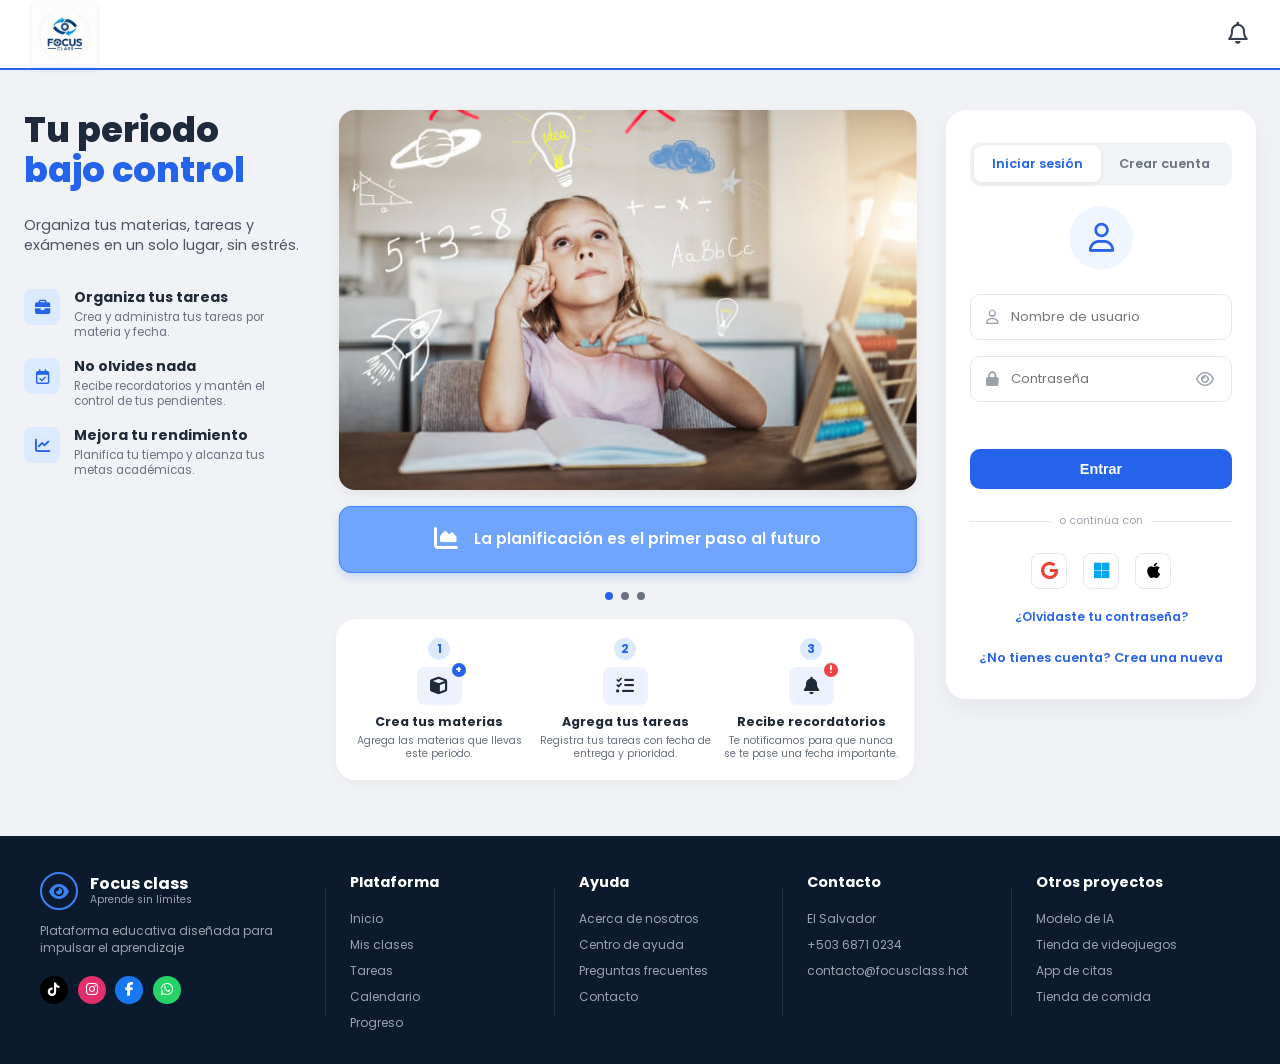
<file: index.html>
<!DOCTYPE html>
<html lang="es">
<head>
    <meta charset="UTF-8">
    <meta name="viewport" content="width=device-width, initial-scale=1.0">
    <title>Focus Class - Tu periodo bajo control</title>
    <!-- Font Awesome Icons -->
    <link rel="stylesheet" href="https://cdnjs.cloudflare.com/ajax/libs/font-awesome/6.4.0/css/all.min.css">
    <!-- Google Fonts: Poppins -->
    <link rel="stylesheet" href="https://fonts.googleapis.com/css2?family=Poppins:wght@300;400;500;600;700&display=swap">
    <!-- Archivo de estilos CSS -->
    <link rel="stylesheet" href="/css/estilo.css">
    <link rel="stylesheet" href="/css/notificaciones.css">
    <!-- Archivo con los arrays de usuarios -->
    <script src="javascript/usuario.js" defer></script>
    <script src="/javascript/script.js" defer></script>
    <script src="javascript/notificaciones.js" defer></script>
</head>
<body>

    <!-- Menú Desplegable Lateral (Sidebar Overlay) -->
    <aside class="sidebar" id="sidebar">
        <div class="sidebar-header">
            <button class="close-btn" id="closeSidebarBtn" aria-label="Cerrar menú">
                <i class="fa-solid fa-xmark"></i>
            </button>
        </div>
        <nav class="sidebar-nav">
            <ul>
                <li>
                    <a href="#">
                        <i class="fa-solid fa-house"></i>
                        <span>Inicio</span>
                    </a>
                </li>
                <li>
                    <a href="#">
                        <i class="fa-solid fa-book-open"></i>
                        <span>Lenguaje</span>
                    </a>
                </li>
                <li>
                    <a href="#">
                        <i class="fa-solid fa-calculator"></i>
                        <span>Matematica</span>
                    </a>
                </li>
                <li>
                    <a href="#">
                        <i class="fa-solid fa-microscope"></i>
                        <span>Ciencia</span>
                    </a>
                </li>
                <li>
                    <a href="#">
                        <i class="fa-solid fa-earth-americas"></i>
                        <span>Sociales</span>
                    </a>
                </li>
                <li>
                    <a href="#">
                        <i class="fa-solid fa-language"></i>
                        <span>Ingles</span>
                    </a>
                </li>
            </ul>
        </nav>
    </aside>

    <!-- Overlay oscuro al abrir el menú -->
    <div class="sidebar-backdrop" id="sidebarBackdrop"></div>

    <!-- Barra de Navegación Superior (Header) -->
    <header class="navbar">
       

        <div class="contenedor-imagen">

            <img src="/assets/img/logo.png" alt="Logo de focus class" class="logo">
        </div>
        
        <div class="nav-right">
            <div class="notification-wrap">
                <button class="icon-btn" id="notificationBtn" aria-label="Notificaciones">
                    <i class="fa-regular fa-bell"></i>
                </button>
                <div class="notification-dropdown" id="notificationDropdown">
                    <div class="notification-title">Notificaciones</div>
                    <div class="notification-empty">
                        <i class="fa-regular fa-bell-slash"></i>
                        <p>No hay nuevas notificaciones</p>
                    </div>
                </div>
            </div>
        </div>
    </header>

    <!-- Contenido Principal -->
    <main class="main-container">
        <div class="dashboard-grid">
            
            <!-- Columna Izquierda: Información de Funcionalidades -->
            <section class="info-section">
                <h1 class="main-title">
                    Tu periodo <br>
                    <span class="highlight-blue">bajo control</span>
                </h1>
                <p class="main-subtitle">
                    Organiza tus materias, tareas y exámenes en un solo lugar, sin estrés.
                </p>

                <div class="feature-list">
                    <div class="feature-item">
                        <div class="feature-icon">
                            <i class="fa-solid fa-briefcase"></i>
                        </div>
                        <div class="feature-content">
                            <h3>Organiza tus tareas</h3>
                            <p>Crea y administra tus tareas por materia y fecha.</p>
                        </div>
                    </div>

                    <div class="feature-item">
                        <div class="feature-icon">
                            <i class="fa-regular fa-calendar-check"></i>
                        </div>
                        <div class="feature-content">
                            <h3>No olvides nada</h3>
                            <p>Recibe recordatorios y mantén el control de tus pendientes.</p>
                        </div>
                    </div>

                    <div class="feature-item">
                        <div class="feature-icon">
                            <i class="fa-solid fa-chart-line"></i>
                        </div>
                        <div class="feature-content">
                            <h3>Mejora tu rendimiento</h3>
                            <p>Planifica tu tiempo y alcanza tus metas académicas.</p>
                        </div>
                    </div>
                </div>
            </section>

            <!-- Columna Central: Banner e Ilustración + Pasos -->
            <section class="banner-section">
                <!-- INICIO CAMBIO CARRUSEL: Estructura de diapositivas con imágenes y frases agrupadas -->
                <div class="carousel-container">
                    <!-- Diapositiva 1 -->
                    <div class="carousel-slide active">
                        <div class="banner-card">
                            <img src="/assets/img/imagen-de-inicio1.jpg" alt="Estudiantes estudiando felizmente" class="hero-img">
                        </div>
                        <div class="quote-banner">
                            <div class="quote-icon">
                                <i class="fa-solid fa-chart-area"></i>
                            </div>
                            <span class="quote-text">La planificación es el primer paso al futuro</span>
                        </div>
                    </div>

                    <!-- Diapositiva 2 -->
                    <div class="carousel-slide">
                        <div class="banner-card">
                            <img src="/assets/img/imagen-de-inicio2.jpg" alt="Estudiante organizando sus apuntes" class="hero-img">
                        </div>
                        <div class="quote-banner">
                            <div class="quote-icon">
                                <i class="fa-solid fa-lightbulb"></i>
                            </div>
                            <span class="quote-text">Organiza tu tiempo y alcanza tus metas</span>
                        </div>
                    </div>

                    <!-- Diapositiva 3 -->
                    <div class="carousel-slide">
                        <div class="banner-card">
                            <img src="/assets/img/imagen-de-inicio3.webp" alt="Grupo de estudiantes colaborando" class="hero-img">
                        </div>
                        <div class="quote-banner">
                            <div class="quote-icon">
                                <i class="fa-solid fa-graduation-cap"></i>
                            </div>
                            <span class="quote-text">Aprende hoy, lidera el mañana</span>
                        </div>
                    </div>
                </div>

                <!-- Puntos de Navegación/Carrusel con atributos data-slide -->
                <div class="carousel-dots">
                    <span class="dot active" data-slide="0"></span>
                    <span class="dot" data-slide="1"></span>
                    <span class="dot" data-slide="2"></span>
                </div>
                <!-- FIN CAMBIO CARRUSEL -->

                <!-- Tarjeta Inferior de 3 Pasos -->
                <div class="steps-card">
                    <div class="step-item">
                        <div class="step-badge">1</div>
                        <div class="step-icon-box">
                            <i class="fa-solid fa-cube"></i>
                            <span class="plus-badge">+</span>
                        </div>
                        <h4>Crea tus materias</h4>
                        <p>Agrega las materias que llevas este período.</p>
                    </div>

                    <div class="step-item">
                        <div class="step-badge">2</div>
                        <div class="step-icon-box">
                            <i class="fa-solid fa-list-check"></i>
                        </div>
                        <h4>Agrega tus tareas</h4>
                        <p>Registra tus tareas con fecha de entrega y prioridad.</p>
                    </div>

                    <div class="step-item">
                        <div class="step-badge">3</div>
                        <div class="step-icon-box">
                            <i class="fa-solid fa-bell"></i>
                            <span class="notification-badge">!</span>
                        </div>
                        <h4>Recibe recordatorios</h4>
                        <p>Te notificamos para que nunca se te pase una fecha importante.</p>
                    </div>
                </div>
            </section>

            <!-- Columna Derecha: Tarjeta de Iniciar Sesión / Crear Cuenta -->
            <section class="login-section">
                <div class="login-card">

                    <div class="auth-tabs">
                        <button type="button" class="auth-tab active" id="tabLogin">Iniciar sesión</button>
                        <button type="button" class="auth-tab" id="tabRegistro">Crear cuenta</button>
                    </div>

                    <div class="login-avatar-circle">
                        <i class="fa-regular fa-user"></i>
                    </div>

                    <form class="login-form" id="loginForm" onsubmit="return manejarLogin(event);">
                        <div class="input-group">
                            <i class="fa-regular fa-user input-icon"></i>
                            <input type="text" id="loginUsuario" placeholder="Nombre de usuario" required>
                        </div>

                        <div class="input-group">
                            <i class="fa-solid fa-lock input-icon"></i>
                            <input type="password" id="loginContrasena" placeholder="Contraseña" required>
                            <button type="button" class="password-toggle" id="toggleContrasena" aria-label="Mostrar contraseña">
                                <i class="fa-regular fa-eye"></i>
                            </button>
                        </div>

                        <!-- Mensaje de error del login -->
                        <p id="loginMensaje" class="login-message"></p>

                        <button type="submit" class="btn-primary">Entrar</button>

                        <div class="divider">
                            <span>o continúa con</span>
                        </div>

                        <div class="social-login">
                            <button type="button" class="social-btn" title="Google">
                                <i class="fa-brands fa-google" style="color: #ea4335;"></i>
                            </button>
                            <button type="button" class="social-btn" title="Microsoft">
                                <i class="fa-brands fa-microsoft" style="color: #00a4ef;"></i>
                            </button>
                            <button type="button" class="social-btn" title="Apple">
                                <i class="fa-brands fa-apple" style="color: #000000;"></i>
                            </button>
                        </div>

                        <a href="#" class="forgot-password">¿Olvidaste tu contraseña?</a>
                        <a href="#" class="auth-switch" id="linkRegistrarse">¿No tienes cuenta? Crea una nueva</a>
                    </form>

                    <form class="login-form" id="registroForm" style="display:none;" onsubmit="return manejarRegistro(event);">
                        <div class="input-group">
                            <i class="fa-regular fa-user input-icon"></i>
                            <input type="text" id="regUsuario" placeholder="Nombre de usuario" required>
                        </div>

                        <div class="input-group">
                            <i class="fa-solid fa-lock input-icon"></i>
                            <input type="password" id="regContrasena" placeholder="Contraseña" required>
                            <button type="button" class="password-toggle" aria-label="Mostrar contraseña">
                                <i class="fa-regular fa-eye"></i>
                            </button>
                        </div>

                        <div class="input-group">
                            <i class="fa-solid fa-lock input-icon"></i>
                            <input type="password" id="regRepetirContrasena" placeholder="Repite la contraseña" required>
                            <button type="button" class="password-toggle" aria-label="Mostrar contraseña">
                                <i class="fa-regular fa-eye"></i>
                            </button>
                        </div>

                        <!-- Mensaje de error del registro -->
                        <p id="registroMensaje" class="login-message"></p>

                        <button type="submit" class="btn-primary">Crear cuenta</button>

                        <a href="#" class="auth-switch" id="linkIniciarSesion">¿Ya tienes cuenta? Inicia sesión</a>
                    </form>
                </div>
            </section>

        </div>
    </main>

    <!-- Pie de Página (Footer) -->
    <footer class="footer">
        <div class="footer-container">
            
            <!-- Columna 1: Marca y descripción -->
            <div class="footer-col brand-col">
                <div class="footer-logo">
                    <div class="footer-logo-icon">
                        <i class="fa-solid fa-eye"></i>
                    </div>
                    <div>
                        <h3 class="footer-brand-title">Focus class</h3>
                        <p class="footer-brand-sub">Aprende sin límites</p>
                    </div>
                </div>
                <p class="footer-description">
                    Plataforma educativa diseñada para impulsar el aprendizaje
                </p>
                <div class="social-icons-row">
                    <a href="#" target="_blank" class="social-icon tiktok" aria-label="TikTok"><i class="fa-brands fa-tiktok"></i></a>
                    <a href="#" target="_blank" class="social-icon instagram" aria-label="Instagram"><i class="fa-brands fa-instagram"></i></a>
                    <a href="#" class="social-icon facebook" aria-label="Facebook"><i class="fa-brands fa-facebook-f"></i></a>
                    <a href="#" class="social-icon whatsapp" aria-label="WhatsApp"><i class="fa-brands fa-whatsapp"></i></a>
                </div>
            </div>

            <!-- Columna 2: Plataforma -->
            <div class="footer-col">
                <h4>Plataforma</h4>
                <ul>
                    <li><a href="#">Inicio</a></li>
                    <li><a href="#">Mis clases</a></li>
                    <li><a href="#">Tareas</a></li>
                    <li><a href="#">Calendario</a></li>
                    <li><a href="#">Progreso</a></li>
                </ul>
            </div>

            <!-- Columna 3: Ayuda -->
            <div class="footer-col">
                <h4>Ayuda</h4>
                <ul>
                    <li><a href="#">Acerca de nosotros</a></li>
                    <li><a href="#">Centro de ayuda</a></li>
                    <li><a href="#">Preguntas frecuentes</a></li>
                    <li><a href="#">Contacto</a></li>
                </ul>
            </div>

            <!-- Columna 4: Contacto -->
            <div class="footer-col">
                <h4>Contacto</h4>
                <ul>
                    <li>El Salvador</li>
                    <li>+503 6871 0234</li>
                    <li>contacto@focusclass.hot</li>
                </ul>
            </div>

            <!-- Columna 5: Otros proyectos -->
            <div class="footer-col">
                <h4>Otros proyectos</h4>
                <ul>
                    <li><a href="#">Modelo de IA</a></li>
                    <li><a href="#">Tienda de videojuegos</a></li>
                    <li><a href="#">App de citas</a></li>
                    <li><a href="#">Tienda de comida</a></li>
                </ul>
            </div>

        </div>
    </footer>

    <!-- INICIO CAMBIO SCRIPT: Vinculación del archivo JavaScript externo -->
    <script src="javascript/script.js"></script>
    <!-- FINALIZACION -->
</body>
</html>
</file>
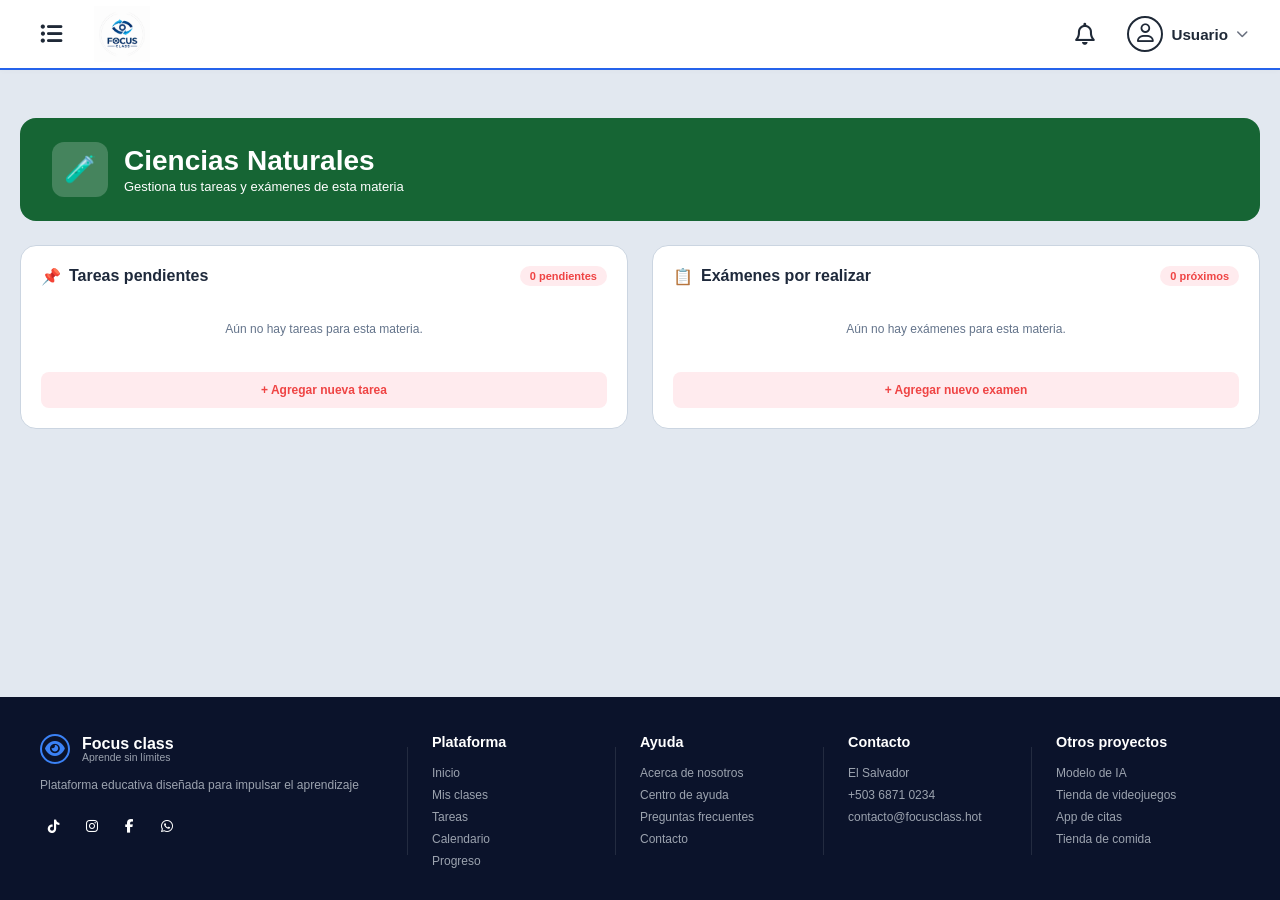
<file: html/ciencias.html>
<!DOCTYPE html>
<html lang="en">
<head>
    <meta charset="UTF-8">
    <meta name="viewport" content="width=device-width, initial-scale=1.0">
    <link rel="stylesheet" href="https://cdnjs.cloudflare.com/ajax/libs/font-awesome/6.4.0/css/all.min.css">
    <link rel="stylesheet" href="/css/materias.css">
    <link rel="stylesheet" href="/css/context-menu.css">
    <link rel="stylesheet" href="/css/notificaciones.css">
    <script src="../javascript/usuario.js" defer></script>
    <script src="../javascript/script.js" defer></script>
    <script src="../javascript/materias.js" defer></script>
    <script src="../javascript/nueva-tarea.js" defer></script>
    <script src="../javascript/nuevo-examen.js" defer></script>
    <script src="../javascript/context-menu.js" defer></script>
    <script src="../javascript/notificaciones.js" defer></script>
    <title>Focus Class - Ciencias</title>
</head>
<body>
     <!-- Menú Desplegable Lateral (Sidebar Overlay) -->
    <aside class="sidebar" id="sidebar">
        <div class="sidebar-header">
            <button class="close-btn" id="closeSidebarBtn" aria-label="Cerrar menú">
                <i class="fa-solid fa-xmark"></i>
            </button>
        </div>
        <nav class="sidebar-nav">
            <ul>
                <li>
                    <a href="menu.html">
                        <i class="fa-solid fa-house"></i>
                        <span>Inicio</span>
                    </a>
                </li>
                <li>
                    <a href="Lenguaje.html">
                        <i class="fa-solid fa-book-open"></i>
                        <span>Lenguaje</span>
                    </a>
                </li>
                <li>
                    <a href="matematica.html">
                        <i class="fa-solid fa-calculator"></i>
                        <span>Matematica</span>
                    </a>
                </li>
                <li>
                    <a href="ciencias.html">
                        <i class="fa-solid fa-microscope"></i>
                        <span>Ciencia</span>
                    </a>
                </li>
                <li>
                    <a href="historia.html">
                        <i class="fa-solid fa-earth-americas"></i>
                        <span>Sociales</span>
                    </a>
                </li>
                <li>
                    <a href="ingles.html">
                        <i class="fa-solid fa-language"></i>
                        <span>Ingles</span>
                    </a>
                </li>
            </ul>
        </nav>
    </aside>

    <!-- Overlay oscuro al abrir el menú -->
    <div class="sidebar-backdrop" id="sidebarBackdrop"></div>

    <!-- Barra de Navegación Superior (Header) -->
    <header class="navbar">
        <div class="nav-left">
            <button class="menu-btn" id="openSidebarBtn" aria-label="Abrir menú">
                <i class="fa-solid fa-list-ul"></i>
            </button>
            <a href="menu.html" class="logo-container">
                <img src="../assets/img/logo.png" alt="Focus Class" class="logo-img">
            </a>
        </div>

        <div class="nav-right">
            <div class="notification-wrap">
                <button class="icon-btn" id="notificationBtn" aria-label="Notificaciones">
                    <i class="fa-regular fa-bell"></i>
                </button>
                <div class="notification-dropdown" id="notificationDropdown">
                    <div class="notification-title">Notificaciones</div>
                    <div class="notification-empty">
                        <i class="fa-regular fa-bell-slash"></i>
                        <p>No hay nuevas notificaciones</p>
                    </div>
                </div>
            </div>
            <a href="perfil.html" class="user-menu" style="text-decoration:none;color:inherit;">
                <div class="user-avatar-small">
                    <i class="fa-regular fa-user"></i>
                </div>
                <span class="user-name">Usuario</span>
                <i class="fa-solid fa-chevron-down arrow-icon"></i>
            </a>
        </div>
    </header>
<main class="main-container">
  <section class="banner banner-ciencias">
  <div class="banner-icon">🧪</div>
  <div class="banner-text">
    <h1>Ciencias Naturales</h1>
    <p>Gestiona tus tareas y exámenes de esta materia</p>
  </div>
</section>
    <div class="dashboard-grid">
  
      <section class="panel">
        <div class="panel-header">
          <div class="panel-title">
            <span class="icon-green">📌</span>
            <h2>Tareas pendientes</h2>
          </div>
          <span class="badge">3 pendientes</span>
        </div>

        <div class="card-list">
          <div class="card">
            <div class="card-left">
              <span class="card-icon-file">📄</span>
              <div class="card-info">
                <h3>Informe de Laboratorio: Célula Eucariota y Procariota</h3>
                <p>Biología Celular</p>
              </div>
            </div>
            <div class="card-right">
              <div class="card-date">
                <span>📅 18/03/2026</span>
                <small>Fecha de entrega</small>
              </div>
              <span class="card-arrow">&gt;</span>
            </div>
          </div>

          <div class="card">
            <div class="card-left">
              <span class="card-icon-file">📄</span>
              <div class="card-info">
                <h3>Tabla Periódica: Clasificación de Elementos y Metales</h3>
                <p>Química General</p>
              </div>
            </div>
            <div class="card-right">
              <div class="card-date">
                <span>📅 22/03/2026</span>
                <small>Fecha de entrega</small>
              </div>
              <span class="card-arrow">&gt;</span>
            </div>
          </div>

          <div class="card">
            <div class="card-left">
              <span class="card-icon-file">📄</span>
              <div class="card-info">
                <h3>Ejercicios de Leyes de Newton y Movimiento Rectilíneo</h3>
                <p>Física</p>
              </div>
            </div>
            <div class="card-right">
              <div class="card-date">
                <span>📅 26/03/2026</span>
                <small>Fecha de entrega</small>
              </div>
              <span class="card-arrow">&gt;</span>
            </div>
          </div>
        </div>

        <a href="nueva-tarea.html" class="btn-add">+ Agregar nueva tarea</a>
      </section>

      <section class="panel">
        <div class="panel-header">
          <div class="panel-title">
            <span class="icon-green">📋</span>
            <h2>Exámenes por realizar</h2>
          </div>
          <span class="badge">2 próximos</span>
        </div>

        <div class="card-list">
          <div class="card">
            <div class="card-left">
              <span class="card-icon-brain">🧠</span>
              <div class="card-info">
                <h3>Examen Corto - Fotosíntesis y Respiración Celular</h3>
                <p class="topics-heading">Temas por estudiar:</p>
                <ul class="topics-list">
                  <li>Fase luminosa y oscura de la fotosíntesis</li>
                  <li>Estructura del cloroplasto y la mitocondria</li>
                  <li>Importancia del ciclo del carbono</li>
                </ul>
              </div>
            </div>
            <div class="card-right">
              <div class="card-date">
                <span>📅 20/03/2026</span>
                <small>Fecha de realización</small>
              </div>
              <span class="card-arrow">&gt;</span>
            </div>
          </div>

          <div class="card">
            <div class="card-left">
              <span class="card-icon-brain">🧠</span>
              <div class="card-info">
                <h3>Examen Parcial - Ecología y Cadenas Tróficas</h3>
                <p class="topics-heading">Temas por estudiar:</p>
                <ul class="topics-list">
                  <li>Niveles tróficos (Productores, Consumidores, Descomponedores)</li>
                  <li>Flujo de energía en los ecosistemas</li>
                  <li>Impacto ambiental y conservación de recursos</li>
                </ul>
              </div>
            </div>
            <div class="card-right">
              <div class="card-date">
                <span>📅 27/03/2026</span>
                <small>Fecha de realización</small>
              </div>
              <span class="card-arrow">&gt;</span>
            </div>
          </div>
        </div>

        <a href="nuevo-examen.html" class="btn-add">+ Agregar nuevo examen</a>
      </section>

    </div>
  </main>
<footer class="footer">
    <div class="footer-container">
      
      <div class="footer-col brand-col">
        <div class="footer-logo">
          <i class="fa-solid fa-eye footer-logo-icon"></i>
          <div>
            <h3 class="footer-brand-title">Focus class</h3>
            <p class="footer-brand-sub">Aprende sin límites</p>
          </div>
        </div>
        <p class="footer-description">
          Plataforma educativa diseñada para impulsar el aprendizaje
        </p>
        <div class="social-icons-row">
          <a href="#" class="social-icon" aria-label="TikTok"><i class="fa-brands fa-tiktok"></i></a>
          <a href="#" class="social-icon" aria-label="Instagram"><i class="fa-brands fa-instagram"></i></a>
          <a href="#" class="social-icon" aria-label="Facebook"><i class="fa-brands fa-facebook-f"></i></a>
          <a href="#" class="social-icon" aria-label="WhatsApp"><i class="fa-brands fa-whatsapp"></i></a>
        </div>
      </div>

      <div class="footer-col">
        <h4>Plataforma</h4>
        <ul>
          <li><a href="#">Inicio</a></li>
          <li><a href="#">Mis clases</a></li>
          <li><a href="#">Tareas</a></li>
          <li><a href="#">Calendario</a></li>
          <li><a href="#">Progreso</a></li>
        </ul>
      </div>

      <div class="footer-col">
        <h4>Ayuda</h4>
        <ul>
          <li><a href="#">Acerca de nosotros</a></li>
          <li><a href="#">Centro de ayuda</a></li>
          <li><a href="#">Preguntas frecuentes</a></li>
          <li><a href="#">Contacto</a></li>
        </ul>
      </div>

      <div class="footer-col">
        <h4>Contacto</h4>
        <ul>
          <li>El Salvador</li>
          <li>+503 6871 0234</li>
          <li>contacto@focusclass.hot</li>
        </ul>
      </div>

      <div class="footer-col">
        <h4>Otros proyectos</h4>
        <ul>
          <li><a href="#">Modelo de IA</a></li>
          <li><a href="#">Tienda de videojuegos</a></li>
          <li><a href="#">App de citas</a></li>
          <li><a href="#">Tienda de comida</a></li>
        </ul>
      </div>

    </div>
  </footer>
</body>
</html>
</file>
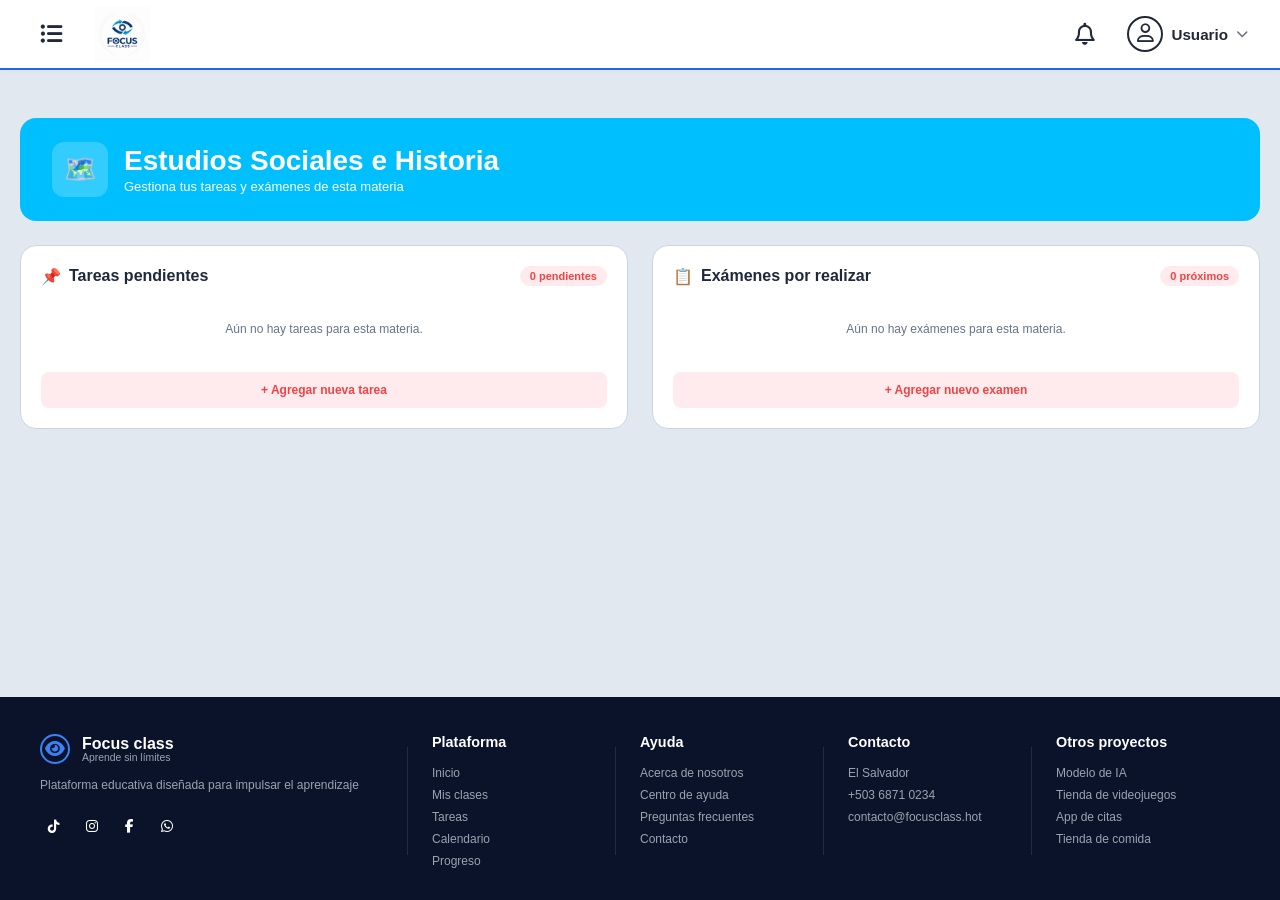
<file: html/historia.html>
<!DOCTYPE html>
<html lang="en">
<head>
    <meta charset="UTF-8">
    <meta name="viewport" content="width=device-width, initial-scale=1.0">
    <link rel="stylesheet" href="https://cdnjs.cloudflare.com/ajax/libs/font-awesome/6.4.0/css/all.min.css">
    <link rel="stylesheet" href="/css/materias.css">
    <link rel="stylesheet" href="/css/context-menu.css">
    <link rel="stylesheet" href="/css/notificaciones.css">
    <script src="../javascript/usuario.js" defer></script>
    <script src="../javascript/script.js" defer></script>
    <script src="../javascript/materias.js" defer></script>
    <script src="../javascript/nueva-tarea.js" defer></script>
    <script src="../javascript/nuevo-examen.js" defer></script>
    <script src="../javascript/context-menu.js" defer></script>
    <script src="../javascript/notificaciones.js" defer></script>
    <title>Focus Class - Historia</title>
</head>
<body>
     <!-- Menú Desplegable Lateral (Sidebar Overlay) -->
    <aside class="sidebar" id="sidebar">
        <div class="sidebar-header">
            <button class="close-btn" id="closeSidebarBtn" aria-label="Cerrar menú">
                <i class="fa-solid fa-xmark"></i>
            </button>
        </div>
        <nav class="sidebar-nav">
            <ul>
                <li>
                    <a href="menu.html">
                        <i class="fa-solid fa-house"></i>
                        <span>Inicio</span>
                    </a>
                </li>
                <li>
                    <a href="Lenguaje.html">
                        <i class="fa-solid fa-book-open"></i>
                        <span>Lenguaje</span>
                    </a>
                </li>
                <li>
                    <a href="matematica.html">
                        <i class="fa-solid fa-calculator"></i>
                        <span>Matematica</span>
                    </a>
                </li>
                <li>
                    <a href="ciencias.html">
                        <i class="fa-solid fa-microscope"></i>
                        <span>Ciencia</span>
                    </a>
                </li>
                <li>
                    <a href="historia.html">
                        <i class="fa-solid fa-earth-americas"></i>
                        <span>Sociales</span>
                    </a>
                </li>
                <li>
                    <a href="ingles.html">
                        <i class="fa-solid fa-language"></i>
                        <span>Ingles</span>
                    </a>
                </li>
            </ul>
        </nav>
    </aside>

    <!-- Overlay oscuro al abrir el menú -->
    <div class="sidebar-backdrop" id="sidebarBackdrop"></div>

    <!-- Barra de Navegación Superior (Header) -->
    <header class="navbar">
        <div class="nav-left">
            <button class="menu-btn" id="openSidebarBtn" aria-label="Abrir menú">
                <i class="fa-solid fa-list-ul"></i>
            </button>
            <a href="menu.html" class="logo-container">
                <img src="../assets/img/logo.png" alt="Focus Class" class="logo-img">
            </a>
        </div>

        <div class="nav-right">
            <div class="notification-wrap">
                <button class="icon-btn" id="notificationBtn" aria-label="Notificaciones">
                    <i class="fa-regular fa-bell"></i>
                </button>
                <div class="notification-dropdown" id="notificationDropdown">
                    <div class="notification-title">Notificaciones</div>
                    <div class="notification-empty">
                        <i class="fa-regular fa-bell-slash"></i>
                        <p>No hay nuevas notificaciones</p>
                    </div>
                </div>
            </div>
            <a href="perfil.html" class="user-menu" style="text-decoration:none;color:inherit;">
                <div class="user-avatar-small">
                    <i class="fa-regular fa-user"></i>
                </div>
                <span class="user-name">Usuario</span>
                <i class="fa-solid fa-chevron-down arrow-icon"></i>
            </a>
        </div>
    </header>

<main class="main-container">
  <section class="banner banner-sociales">
  <div class="banner-icon">🗺️</div>
  <div class="banner-text">
    <h1>Estudios Sociales e Historia</h1>
    <p>Gestiona tus tareas y exámenes de esta materia</p>
  </div>
</section>
    <div class="dashboard-grid">

      <section class="panel">
        <div class="panel-header">
          <div class="panel-title">
            <span class="icon-red">📌</span>
            <h2>Tareas pendientes</h2>
          </div>
          <span class="badge">3 pendientes</span>
        </div>

        <div class="card-list">
          <div class="card">
            <div class="card-left">
              <span class="card-icon-file">📄</span>
              <div class="card-info">
                <h3>Línea de Tiempo: Repercusiones de la Revolución Industrial</h3>
                <p>Historia Universal</p>
              </div>
            </div>
            <div class="card-right">
              <div class="card-date">
                <span>📅 19/03/2026</span>
                <small>Fecha de entrega</small>
              </div>
              <span class="card-arrow">&gt;</span>
            </div>
          </div>

          <div class="card">
            <div class="card-left">
              <span class="card-icon-file">📄</span>
              <div class="card-info">
                <h3>Mapa Temático: Relieve y Geografía Física de América</h3>
                <p>Geografía</p>
              </div>
            </div>
            <div class="card-right">
              <div class="card-date">
                <span>📅 23/03/2026</span>
                <small>Fecha de entrega</small>
              </div>
              <span class="card-arrow">&gt;</span>
            </div>
          </div>

          <div class="card">
            <div class="card-left">
              <span class="card-icon-file">📄</span>
              <div class="card-info">
                <h3>Cuadro Comparativo: Formas de Gobierno Democráticas y Autoritarias</h3>
                <p>Educación Cívica</p>
              </div>
            </div>
            <div class="card-right">
              <div class="card-date">
                <span>📅 26/03/2026</span>
                <small>Fecha de entrega</small>
              </div>
              <span class="card-arrow">&gt;</span>
            </div>
          </div>
        </div>

        <a href="nueva-tarea.html" class="btn-add">+ Agregar nueva tarea</a>
      </section>

      <section class="panel">
        <div class="panel-header">
          <div class="panel-title">
            <span class="icon-red">📋</span>
            <h2>Exámenes por realizar</h2>
          </div>
          <span class="badge">2 próximos</span>
        </div>

        <div class="card-list">
          <div class="card">
            <div class="card-left">
              <span class="card-icon-brain">🧠</span>
              <div class="card-info">
                <h3>Examen Parcial - La Guerra Fría y el Orden Mundial</h3>
                <p class="topics-heading">Temas por estudiar:</p>
                <ul class="topics-list">
                  <li>Bloque occidental vs. Bloque soviético</li>
                  <li>Conflictos indirectos (Guerra de Corea y Vietnam)</li>
                  <li>Caída del Muro de Berlín y fin de la URSS</li>
                </ul>
              </div>
            </div>
            <div class="card-right">
              <div class="card-date">
                <span>📅 21/03/2026</span>
                <small>Fecha de realización</small>
              </div>
              <span class="card-arrow">&gt;</span>
            </div>
          </div>

          <div class="card">
            <div class="card-left">
              <span class="card-icon-brain">🧠</span>
              <div class="card-info">
                <h3>Quiz - Derechos Humanos y Ciudadanía</h3>
                <p class="topics-heading">Temas por estudiar:</p>
                <ul class="topics-list">
                  <li>Declaración Universal de los Derechos Humanos</li>
                  <li>Mecanismos de participación ciudadana</li>
                  <li>Constitución y estructura del Estado</li>
                </ul>
              </div>
            </div>
            <div class="card-right">
              <div class="card-date">
                <span>📅 27/03/2026</span>
                <small>Fecha de realización</small>
              </div>
              <span class="card-arrow">&gt;</span>
            </div>
          </div>
        </div>

        <a href="nuevo-examen.html" class="btn-add">+ Agregar nuevo examen</a>
      </section>

    </div>
  </main>
<footer class="footer">
    <div class="footer-container">
      
      <div class="footer-col brand-col">
        <div class="footer-logo">
          <i class="fa-solid fa-eye footer-logo-icon"></i>
          <div>
            <h3 class="footer-brand-title">Focus class</h3>
            <p class="footer-brand-sub">Aprende sin límites</p>
          </div>
        </div>
        <p class="footer-description">
          Plataforma educativa diseñada para impulsar el aprendizaje
        </p>
        <div class="social-icons-row">
          <a href="#" class="social-icon" aria-label="TikTok"><i class="fa-brands fa-tiktok"></i></a>
          <a href="#" class="social-icon" aria-label="Instagram"><i class="fa-brands fa-instagram"></i></a>
          <a href="#" class="social-icon" aria-label="Facebook"><i class="fa-brands fa-facebook-f"></i></a>
          <a href="#" class="social-icon" aria-label="WhatsApp"><i class="fa-brands fa-whatsapp"></i></a>
        </div>
      </div>

      <div class="footer-col">
        <h4>Plataforma</h4>
        <ul>
          <li><a href="#">Inicio</a></li>
          <li><a href="#">Mis clases</a></li>
          <li><a href="#">Tareas</a></li>
          <li><a href="#">Calendario</a></li>
          <li><a href="#">Progreso</a></li>
        </ul>
      </div>

      <div class="footer-col">
        <h4>Ayuda</h4>
        <ul>
          <li><a href="#">Acerca de nosotros</a></li>
          <li><a href="#">Centro de ayuda</a></li>
          <li><a href="#">Preguntas frecuentes</a></li>
          <li><a href="#">Contacto</a></li>
        </ul>
      </div>

      <div class="footer-col">
        <h4>Contacto</h4>
        <ul>
          <li>El Salvador</li>
          <li>+503 6871 0234</li>
          <li>contacto@focusclass.hot</li>
        </ul>
      </div>

      <div class="footer-col">
        <h4>Otros proyectos</h4>
        <ul>
          <li><a href="#">Modelo de IA</a></li>
          <li><a href="#">Tienda de videojuegos</a></li>
          <li><a href="#">App de citas</a></li>
          <li><a href="#">Tienda de comida</a></li>
        </ul>
      </div>

    </div>
  </footer>
</body>
</html>
</file>
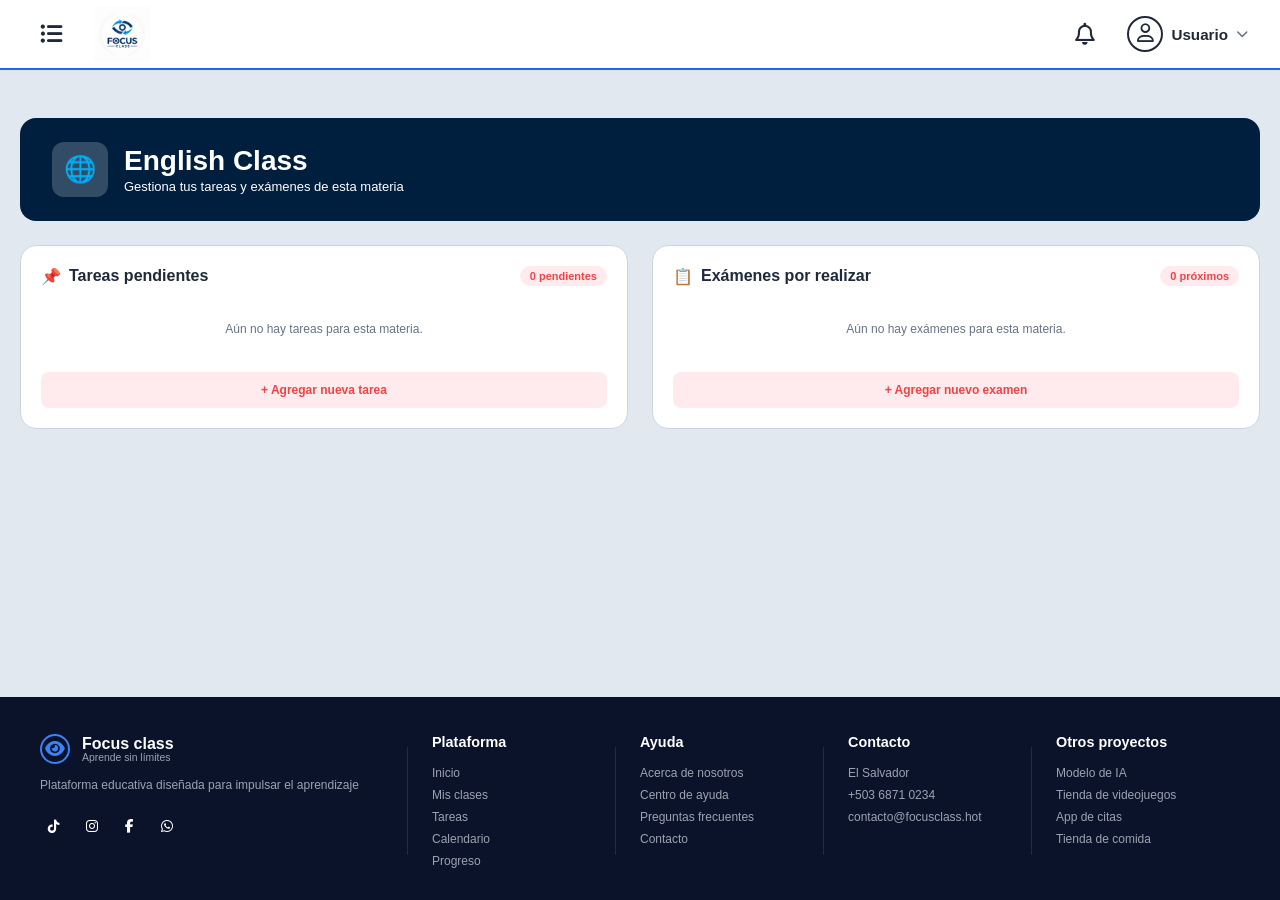
<file: html/ingles.html>
<!DOCTYPE html>
<html lang="en">
<head>
    <meta charset="UTF-8">
    <meta name="viewport" content="width=device-width, initial-scale=1.0">
    <link rel="stylesheet" href="https://cdnjs.cloudflare.com/ajax/libs/font-awesome/6.4.0/css/all.min.css">
    <link rel="stylesheet" href="/css/materias.css">
    <link rel="stylesheet" href="/css/context-menu.css">
    <link rel="stylesheet" href="/css/notificaciones.css">
    <script src="../javascript/usuario.js" defer></script>
    <script src="../javascript/script.js" defer></script>
    <script src="../javascript/materias.js" defer></script>
    <script src="../javascript/nueva-tarea.js" defer></script>
    <script src="../javascript/nuevo-examen.js" defer></script>
    <script src="../javascript/context-menu.js" defer></script>
    <script src="../javascript/notificaciones.js" defer></script>
    <title>Focus Class - Ingles</title>
</head>
<body>
     <!-- Menú Desplegable Lateral (Sidebar Overlay) -->
    <aside class="sidebar" id="sidebar">
        <div class="sidebar-header">
            <button class="close-btn" id="closeSidebarBtn" aria-label="Cerrar menú">
                <i class="fa-solid fa-xmark"></i>
            </button>
        </div>
        <nav class="sidebar-nav">
            <ul>
                <li>
                    <a href="menu.html">
                        <i class="fa-solid fa-house"></i>
                        <span>Inicio</span>
                    </a>
                </li>
                <li>
                    <a href="Lenguaje.html">
                        <i class="fa-solid fa-book-open"></i>
                        <span>Lenguaje</span>
                    </a>
                </li>
                <li>
                    <a href="matematica.html">
                        <i class="fa-solid fa-calculator"></i>
                        <span>Matematica</span>
                    </a>
                </li>
                <li>
                    <a href="ciencias.html">
                        <i class="fa-solid fa-microscope"></i>
                        <span>Ciencia</span>
                    </a>
                </li>
                <li>
                    <a href="historia.html">
                        <i class="fa-solid fa-earth-americas"></i>
                        <span>Sociales</span>
                    </a>
                </li>
                <li>
                    <a href="ingles.html">
                        <i class="fa-solid fa-language"></i>
                        <span>Ingles</span>
                    </a>
                </li>
            </ul>
        </nav>
    </aside>

    <!-- Overlay oscuro al abrir el menú -->
    <div class="sidebar-backdrop" id="sidebarBackdrop"></div>

    <!-- Barra de Navegación Superior (Header) -->
    <header class="navbar">
        <div class="nav-left">
            <button class="menu-btn" id="openSidebarBtn" aria-label="Abrir menú">
                <i class="fa-solid fa-list-ul"></i>
            </button>
            <a href="menu.html" class="logo-container">
                <img src="../assets/img/logo.png" alt="Focus Class" class="logo-img">
            </a>
        </div>

        <div class="nav-right">
            <div class="notification-wrap">
                <button class="icon-btn" id="notificationBtn" aria-label="Notificaciones">
                    <i class="fa-regular fa-bell"></i>
                </button>
                <div class="notification-dropdown" id="notificationDropdown">
                    <div class="notification-title">Notificaciones</div>
                    <div class="notification-empty">
                        <i class="fa-regular fa-bell-slash"></i>
                        <p>No hay nuevas notificaciones</p>
                    </div>
                </div>
            </div>
            <a href="perfil.html" class="user-menu" style="text-decoration:none;color:inherit;">
                <div class="user-avatar-small">
                    <i class="fa-regular fa-user"></i>
                </div>
                <span class="user-name">Usuario</span>
                <i class="fa-solid fa-chevron-down arrow-icon"></i>
            </a>
        </div>
    </header>

<main class="main-container">
  <section class="banner banner-ingles">
  <div class="banner-icon">🌐</div>
  <div class="banner-text">
    <h1>English Class</h1>
    <p>Gestiona tus tareas y exámenes de esta materia</p>
  </div>
</section>
    <div class="dashboard-grid">

      <section class="panel">
        <div class="panel-header">
          <div class="panel-title">
            <span class="icon-red">📌</span>
            <h2>Tareas pendientes</h2>
          </div>
          <span class="badge">3 pendientes</span>
        </div>

        <div class="card-list">
          <div class="card">
            <div class="card-left">
              <span class="card-icon-file">📄</span>
              <div class="card-info">
                <h3>Reading Comprehension: Environmental Care Article</h3>
                <p>Vocabulary & Reading</p>
              </div>
            </div>
            <div class="card-right">
              <div class="card-date">
                <span>📅 19/03/2026</span>
                <small>Fecha de entrega</small>
              </div>
              <span class="card-arrow">&gt;</span>
            </div>
          </div>

          <div class="card">
            <div class="card-left">
              <span class="card-icon-file">📄</span>
              <div class="card-info">
                <h3>Essay: "My Future Goals" using Conditionals (First & Second)</h3>
                <p>Writing & Grammar</p>
              </div>
            </div>
            <div class="card-right">
              <div class="card-date">
                <span>📅 23/03/2026</span>
                <small>Fecha de entrega</small>
              </div>
              <span class="card-arrow">&gt;</span>
            </div>
          </div>

          <div class="card">
            <div class="card-left">
              <span class="card-icon-file">📄</span>
              <div class="card-info">
                <h3>Audio Recording: Phrasal Verbs in Daily Routine</h3>
                <p>Listening & Speaking</p>
              </div>
            </div>
            <div class="card-right">
              <div class="card-date">
                <span>📅 27/03/2026</span>
                <small>Fecha de entrega</small>
              </div>
              <span class="card-arrow">&gt;</span>
            </div>
          </div>
        </div>

        <a href="nueva-tarea.html" class="btn-add">+ Agregar nueva tarea</a>
      </section>

      <section class="panel">
        <div class="panel-header">
          <div class="panel-title">
            <span class="icon-red">📋</span>
            <h2>Exámenes por realizar</h2>
          </div>
          <span class="badge">2 próximos</span>
        </div>

        <div class="card-list">
          <div class="card">
            <div class="card-left">
              <span class="card-icon-brain">🧠</span>
              <div class="card-info">
                <h3>Quiz - Present Perfect vs. Past Simple</h3>
                <p class="topics-heading">Temas por estudiar:</p>
                <ul class="topics-list">
                  <li>Regular and irregular verbs list</li>
                  <li>Use of "for", "since", "already" and "yet"</li>
                  <li>Time expressions in past simple</li>
                </ul>
              </div>
            </div>
            <div class="card-right">
              <div class="card-date">
                <span>📅 21/03/2026</span>
                <small>Fecha de realización</small>
              </div>
              <span class="card-arrow">&gt;</span>
            </div>
          </div>

          <div class="card">
            <div class="card-left">
              <span class="card-icon-brain">🧠</span>
              <div class="card-info">
                <h3>Midterm Exam - Grammar & Oral Evaluation</h3>
                <p class="topics-heading">Temas por estudiar:</p>
                <ul class="topics-list">
                  <li>Passive Voice in Present and Past</li>
                  <li>Modal Verbs for advice and obligation (should, must, have to)</li>
                  <li>Fluency and pronunciation in short monologue</li>
                </ul>
              </div>
            </div>
            <div class="card-right">
              <div class="card-date">
                <span>📅 28/03/2026</span>
                <small>Fecha de realización</small>
              </div>
              <span class="card-arrow">&gt;</span>
            </div>
          </div>
        </div>

        <a href="nuevo-examen.html" class="btn-add">+ Agregar nuevo examen</a>
      </section>

    </div>
  </main>
<footer class="footer">
    <div class="footer-container">
      
      <div class="footer-col brand-col">
        <div class="footer-logo">
          <i class="fa-solid fa-eye footer-logo-icon"></i>
          <div>
            <h3 class="footer-brand-title">Focus class</h3>
            <p class="footer-brand-sub">Aprende sin límites</p>
          </div>
        </div>
        <p class="footer-description">
          Plataforma educativa diseñada para impulsar el aprendizaje
        </p>
        <div class="social-icons-row">
          <a href="#" class="social-icon" aria-label="TikTok"><i class="fa-brands fa-tiktok"></i></a>
          <a href="#" class="social-icon" aria-label="Instagram"><i class="fa-brands fa-instagram"></i></a>
          <a href="#" class="social-icon" aria-label="Facebook"><i class="fa-brands fa-facebook-f"></i></a>
          <a href="#" class="social-icon" aria-label="WhatsApp"><i class="fa-brands fa-whatsapp"></i></a>
        </div>
      </div>

      <div class="footer-col">
        <h4>Plataforma</h4>
        <ul>
          <li><a href="#">Inicio</a></li>
          <li><a href="#">Mis clases</a></li>
          <li><a href="#">Tareas</a></li>
          <li><a href="#">Calendario</a></li>
          <li><a href="#">Progreso</a></li>
        </ul>
      </div>

      <div class="footer-col">
        <h4>Ayuda</h4>
        <ul>
          <li><a href="#">Acerca de nosotros</a></li>
          <li><a href="#">Centro de ayuda</a></li>
          <li><a href="#">Preguntas frecuentes</a></li>
          <li><a href="#">Contacto</a></li>
        </ul>
      </div>

      <div class="footer-col">
        <h4>Contacto</h4>
        <ul>
          <li>El Salvador</li>
          <li>+503 6871 0234</li>
          <li>contacto@focusclass.hot</li>
        </ul>
      </div>

      <div class="footer-col">
        <h4>Otros proyectos</h4>
        <ul>
          <li><a href="#">Modelo de IA</a></li>
          <li><a href="#">Tienda de videojuegos</a></li>
          <li><a href="#">App de citas</a></li>
          <li><a href="#">Tienda de comida</a></li>
        </ul>
      </div>

    </div>
  </footer>
</body>
</html>
</file>
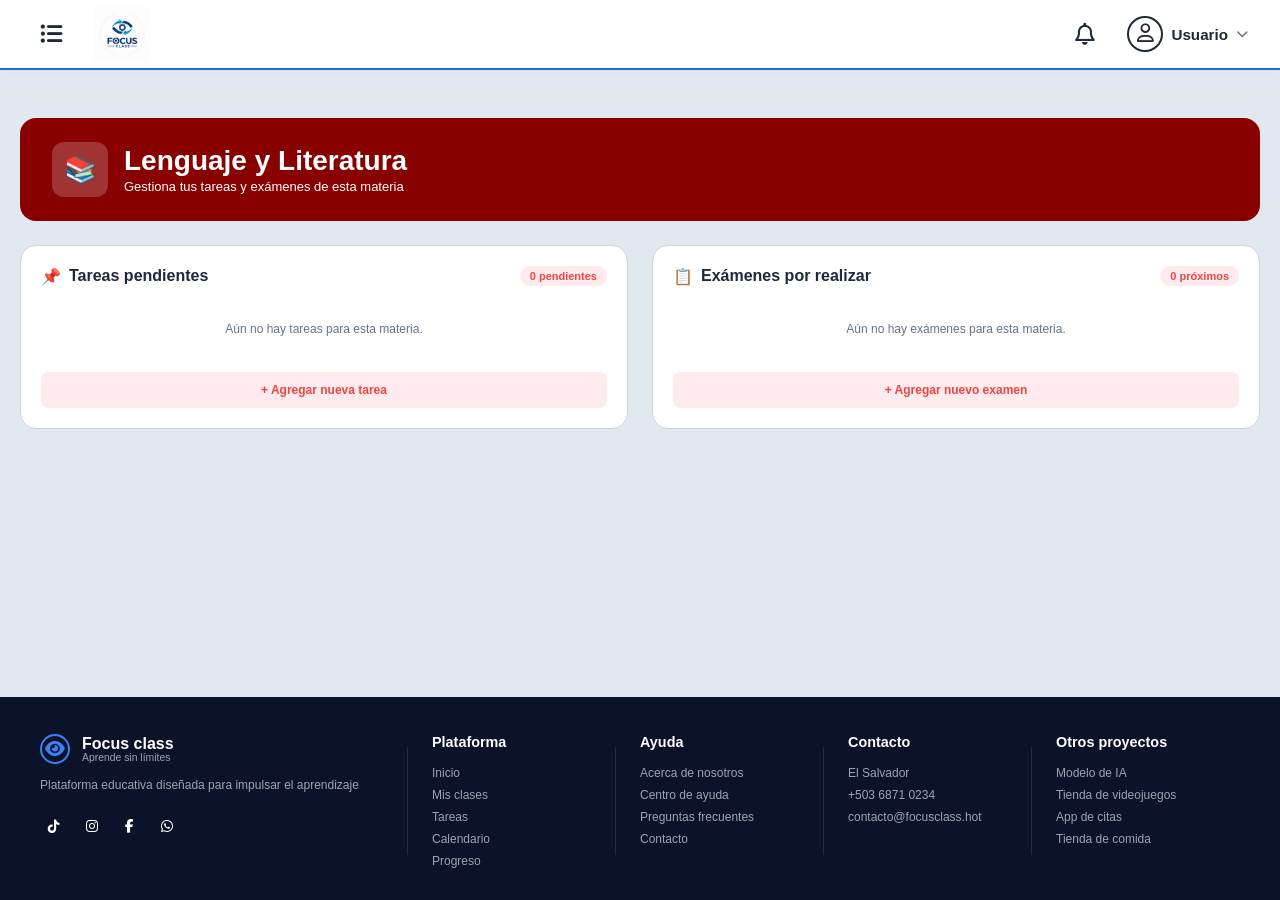
<file: html/Lenguaje.html>
<!DOCTYPE html>
<html lang="en">
<head>
    <meta charset="UTF-8">
    <meta name="viewport" content="width=device-width, initial-scale=1.0">
    <link rel="stylesheet" href="https://cdnjs.cloudflare.com/ajax/libs/font-awesome/6.4.0/css/all.min.css">
    <link rel="stylesheet" href="/css/materias.css">
    <link rel="stylesheet" href="/css/context-menu.css">
    <link rel="stylesheet" href="/css/notificaciones.css">
    <script src="../javascript/usuario.js" defer></script>
    <script src="../javascript/script.js" defer></script>
    <script src="../javascript/materias.js" defer></script>
    <script src="../javascript/nueva-tarea.js" defer></script>
    <script src="../javascript/nuevo-examen.js" defer></script>
    <script src="../javascript/context-menu.js" defer></script>
    <script src="../javascript/notificaciones.js" defer></script>
    <title>Focus Class - Lenguaje</title>
</head>
<body>
     <!-- Menú Desplegable Lateral (Sidebar Overlay) -->
    <aside class="sidebar" id="sidebar">
        <div class="sidebar-header">
            <button class="close-btn" id="closeSidebarBtn" aria-label="Cerrar menú">
                <i class="fa-solid fa-xmark"></i>
            </button>
        </div>
        <nav class="sidebar-nav">
            <ul>
                <li>
                    <a href="menu.html">
                        <i class="fa-solid fa-house"></i>
                        <span>Inicio</span>
                    </a>
                </li>
                <li>
                    <a href="Lenguaje.html">
                        <i class="fa-solid fa-book-open"></i>
                        <span>Lenguaje</span>
                    </a>
                </li>
                <li>
                    <a href="matematica.html">
                        <i class="fa-solid fa-calculator"></i>
                        <span>Matematica</span>
                    </a>
                </li>
                <li>
                    <a href="ciencias.html">
                        <i class="fa-solid fa-microscope"></i>
                        <span>Ciencia</span>
                    </a>
                </li>
                <li>
                    <a href="historia.html">
                        <i class="fa-solid fa-earth-americas"></i>
                        <span>Sociales</span>
                    </a>
                </li>
                <li>
                    <a href="ingles.html">
                        <i class="fa-solid fa-language"></i>
                        <span>Ingles</span>
                    </a>
                </li>
            </ul>
        </nav>
    </aside>

    <!-- Overlay oscuro al abrir el menú -->
    <div class="sidebar-backdrop" id="sidebarBackdrop"></div>

    <!-- Barra de Navegación Superior (Header) -->
    <header class="navbar">
        <div class="nav-left">
            <button class="menu-btn" id="openSidebarBtn" aria-label="Abrir menú">
                <i class="fa-solid fa-list-ul"></i>
            </button>
            <a href="menu.html" class="logo-container">
                <img src="../assets/img/logo.png" alt="Focus Class" class="logo-img">
            </a>
        </div>

        <div class="nav-right">
            <div class="notification-wrap">
                <button class="icon-btn" id="notificationBtn" aria-label="Notificaciones">
                    <i class="fa-regular fa-bell"></i>
                </button>
                <div class="notification-dropdown" id="notificationDropdown">
                    <div class="notification-title">Notificaciones</div>
                    <div class="notification-empty">
                        <i class="fa-regular fa-bell-slash"></i>
                        <p>No hay nuevas notificaciones</p>
                    </div>
                </div>
            </div>
            <a href="perfil.html" class="user-menu" style="text-decoration:none;color:inherit;">
                <div class="user-avatar-small">
                    <i class="fa-regular fa-user"></i>
                </div>
                <span class="user-name">Usuario</span>
                <i class="fa-solid fa-chevron-down arrow-icon"></i>
            </a>
        </div>
    </header>

<main class="main-container">
  <section class="banner banner-lenguaje">
  <div class="banner-icon">📚</div>
  <div class="banner-text">
    <h1>Lenguaje y Literatura</h1>
    <p>Gestiona tus tareas y exámenes de esta materia</p>
  </div>
</section>
    <div class="dashboard-grid">

      <section class="panel">
        <div class="panel-header">
          <div class="panel-title">
            <span class="icon-red">📌</span>
            <h2>Tareas pendientes</h2>
          </div>
          <span class="badge">3 pendientes</span>
        </div>

        <div class="card-list">
          <div class="card">
            <div class="card-left">
              <span class="card-icon-file">📄</span>
              <div class="card-info">
                <h3>Análisis Literario: "El cantar de mio Cid"</h3>
                <p>Literatura Medieval</p>
              </div>
            </div>
            <div class="card-right">
              <div class="card-date">
                <span>📅 20/03/2026</span>
                <small>Fecha de entrega</small>
              </div>
              <span class="card-arrow">&gt;</span>
            </div>
          </div>

          <div class="card">
            <div class="card-left">
              <span class="card-icon-file">📄</span>
              <div class="card-info">
                <h3>Guía de Análisis Sintáctico: Oraciones Compuestas</h3>
                <p>Gramática y Sintaxis</p>
              </div>
            </div>
            <div class="card-right">
              <div class="card-date">
                <span>📅 24/03/2026</span>
                <small>Fecha de entrega</small>
              </div>
              <span class="card-arrow">&gt;</span>
            </div>
          </div>

          <div class="card">
            <div class="card-left">
              <span class="card-icon-file">📄</span>
              <div class="card-info">
                <h3>Redacción: Ensayo Argumentativo sobre la IA</h3>
                <p>Producción de Textos</p>
              </div>
            </div>
            <div class="card-right">
              <div class="card-date">
                <span>📅 27/03/2026</span>
                <small>Fecha de entrega</small>
              </div>
              <span class="card-arrow">&gt;</span>
            </div>
          </div>
        </div>

        <a href="nueva-tarea.html" class="btn-add">+ Agregar nueva tarea</a>
      </section>

      <section class="panel">
        <div class="panel-header">
          <div class="panel-title">
            <span class="icon-red">📋</span>
            <h2>Exámenes por realizar</h2>
          </div>
          <span class="badge">2 próximos</span>
        </div>

        <div class="card-list">
          <div class="card">
            <div class="card-left">
              <span class="card-icon-brain">🧠</span>
              <div class="card-info">
                <h3>Examen Parcial - Siglo de Oro Español</h3>
                <p class="topics-heading">Temas por estudiar:</p>
                <ul class="topics-list">
                  <li>Contexto histórico del Renacimiento y Barroco</li>
                  <li>Análisis de sonetos de Garcilaso y Quevedo</li>
                  <li>Características de la novela picaresca</li>
                </ul>
              </div>
            </div>
            <div class="card-right">
              <div class="card-date">
                <span>📅 22/03/2026</span>
                <small>Fecha de realización</small>
              </div>
              <span class="card-arrow">&gt;</span>
            </div>
          </div>

          <div class="card">
            <div class="card-left">
              <span class="card-icon-brain">🧠</span>
              <div class="card-info">
                <h3>Quiz de Ortografía y Puntuación Avanzada</h3>
                <p class="topics-heading">Temas por estudiar:</p>
                <ul class="topics-list">
                  <li>Uso de tilde diacrítica en monosílabos</li>
                  <li>Reglas de puntuación (punto y coma, dos puntos)</li>
                  <li>Corrección de vicios del lenguaje</li>
                </ul>
              </div>
            </div>
            <div class="card-right">
              <div class="card-date">
                <span>📅 28/03/2026</span>
                <small>Fecha de realización</small>
              </div>
              <span class="card-arrow">&gt;</span>
            </div>
          </div>
        </div>

        <a href="nuevo-examen.html" class="btn-add">+ Agregar nuevo examen</a>
      </section>

    </div>
  </main>
<footer class="footer">
    <div class="footer-container">
      
      <div class="footer-col brand-col">
        <div class="footer-logo">
          <i class="fa-solid fa-eye footer-logo-icon"></i>
          <div>
            <h3 class="footer-brand-title">Focus class</h3>
            <p class="footer-brand-sub">Aprende sin límites</p>
          </div>
        </div>
        <p class="footer-description">
          Plataforma educativa diseñada para impulsar el aprendizaje
        </p>
        <div class="social-icons-row">
          <a href="#" class="social-icon" aria-label="TikTok"><i class="fa-brands fa-tiktok"></i></a>
          <a href="#" class="social-icon" aria-label="Instagram"><i class="fa-brands fa-instagram"></i></a>
          <a href="#" class="social-icon" aria-label="Facebook"><i class="fa-brands fa-facebook-f"></i></a>
          <a href="#" class="social-icon" aria-label="WhatsApp"><i class="fa-brands fa-whatsapp"></i></a>
        </div>
      </div>

      <div class="footer-col">
        <h4>Plataforma</h4>
        <ul>
          <li><a href="#">Inicio</a></li>
          <li><a href="#">Mis clases</a></li>
          <li><a href="#">Tareas</a></li>
          <li><a href="#">Calendario</a></li>
          <li><a href="#">Progreso</a></li>
        </ul>
      </div>

      <div class="footer-col">
        <h4>Ayuda</h4>
        <ul>
          <li><a href="#">Acerca de nosotros</a></li>
          <li><a href="#">Centro de ayuda</a></li>
          <li><a href="#">Preguntas frecuentes</a></li>
          <li><a href="#">Contacto</a></li>
        </ul>
      </div>

      <div class="footer-col">
        <h4>Contacto</h4>
        <ul>
          <li>El Salvador</li>
          <li>+503 6871 0234</li>
          <li>contacto@focusclass.hot</li>
        </ul>
      </div>

      <div class="footer-col">
        <h4>Otros proyectos</h4>
        <ul>
          <li><a href="#">Modelo de IA</a></li>
          <li><a href="#">Tienda de videojuegos</a></li>
          <li><a href="#">App de citas</a></li>
          <li><a href="#">Tienda de comida</a></li>
        </ul>
      </div>

    </div>
  </footer>
</body>
</html>
</file>
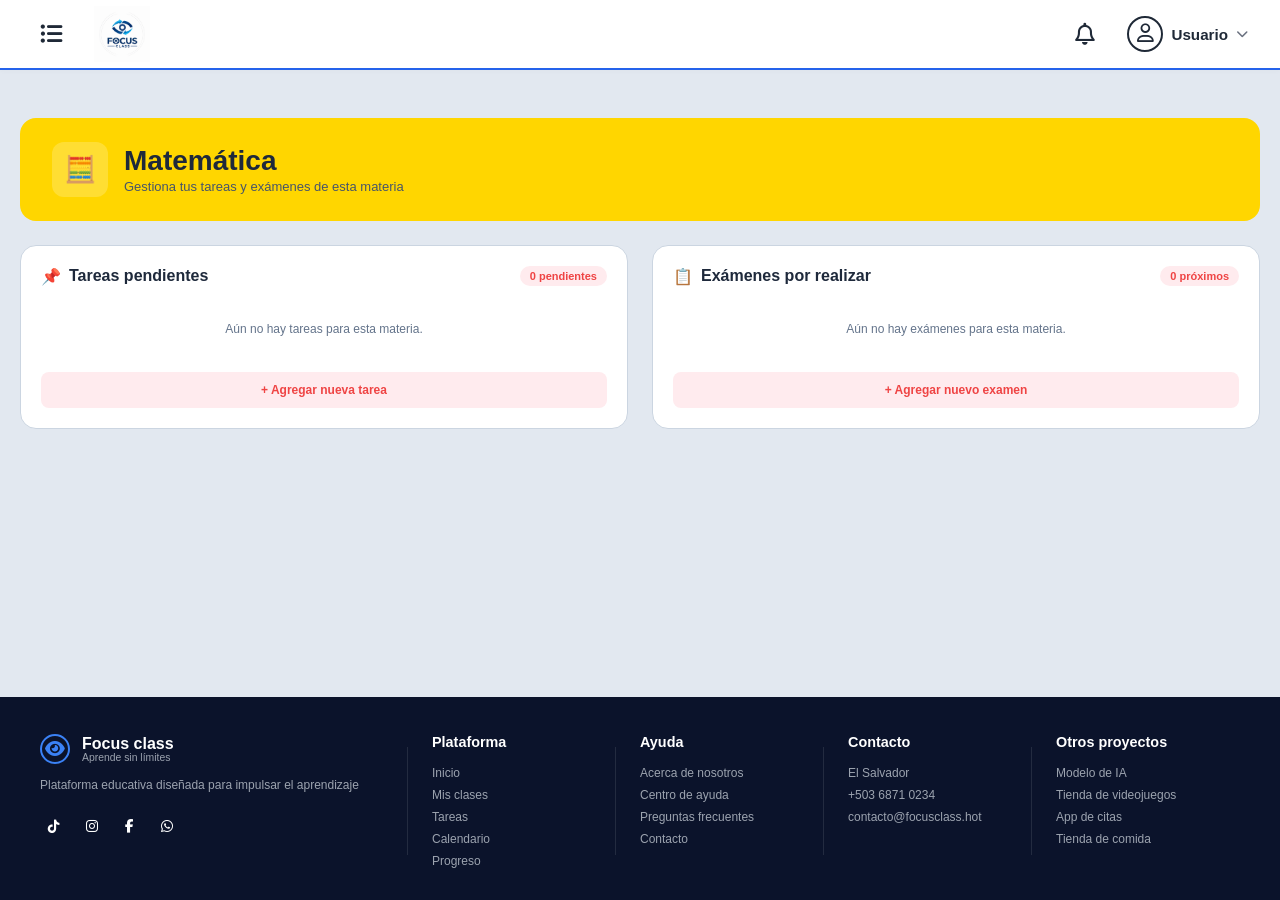
<file: html/matematica.html>
<!DOCTYPE html>
<html lang="en">
<head>
    <meta charset="UTF-8">
    <meta name="viewport" content="width=device-width, initial-scale=1.0">
    <link rel="stylesheet" href="https://cdnjs.cloudflare.com/ajax/libs/font-awesome/6.4.0/css/all.min.css">
    <link rel="stylesheet" href="/css/materias.css">
    <link rel="stylesheet" href="/css/context-menu.css">
    <link rel="stylesheet" href="/css/notificaciones.css">
    <script src="../javascript/usuario.js" defer></script>
    <script src="../javascript/script.js" defer></script>
    <script src="../javascript/materias.js" defer></script>
    <script src="../javascript/nueva-tarea.js" defer></script>
    <script src="../javascript/nuevo-examen.js" defer></script>
    <script src="../javascript/context-menu.js" defer></script>
    <script src="../javascript/notificaciones.js" defer></script>
    <title>Focus Class - Matematica</title>
</head>
<body>
    <!-- Menú Desplegable Lateral (Sidebar Overlay) -->
    <aside class="sidebar" id="sidebar">
        <div class="sidebar-header">
            <button class="close-btn" id="closeSidebarBtn" aria-label="Cerrar menú">
                <i class="fa-solid fa-xmark"></i>
            </button>
        </div>
        <nav class="sidebar-nav">
            <ul>
                <li>
                    <a href="menu.html">
                        <i class="fa-solid fa-house"></i>
                        <span>Inicio</span>
                    </a>
                </li>
                <li>
                    <a href="Lenguaje.html">
                        <i class="fa-solid fa-book-open"></i>
                        <span>Lenguaje</span>
                    </a>
                </li>
                <li>
                    <a href="matematica.html">
                        <i class="fa-solid fa-calculator"></i>
                        <span>Matematica</span>
                    </a>
                </li>
                <li>
                    <a href="ciencias.html">
                        <i class="fa-solid fa-microscope"></i>
                        <span>Ciencia</span>
                    </a>
                </li>
                <li>
                    <a href="historia.html">
                        <i class="fa-solid fa-earth-americas"></i>
                        <span>Sociales</span>
                    </a>
                </li>
                <li>
                    <a href="ingles.html">
                        <i class="fa-solid fa-language"></i>
                        <span>Ingles</span>
                    </a>
                </li>
            </ul>
        </nav>
    </aside>

    <!-- Overlay oscuro al abrir el menú -->
    <div class="sidebar-backdrop" id="sidebarBackdrop"></div>

    <!-- Barra de Navegación Superior (Header) -->
    <header class="navbar">
        <div class="nav-left">
            <button class="menu-btn" id="openSidebarBtn" aria-label="Abrir menú">
                <i class="fa-solid fa-list-ul"></i>
            </button>
            <a href="menu.html" class="logo-container">
                <img src="../assets/img/logo.png" alt="Focus Class" class="logo-img">
            </a>
        </div>

        <div class="nav-right">
            <div class="notification-wrap">
                <button class="icon-btn" id="notificationBtn" aria-label="Notificaciones">
                    <i class="fa-regular fa-bell"></i>
                </button>
                <div class="notification-dropdown" id="notificationDropdown">
                    <div class="notification-title">Notificaciones</div>
                    <div class="notification-empty">
                        <i class="fa-regular fa-bell-slash"></i>
                        <p>No hay nuevas notificaciones</p>
                    </div>
                </div>
            </div>
            <a href="perfil.html" class="user-menu" style="text-decoration:none;color:inherit;">
                <div class="user-avatar-small">
                    <i class="fa-regular fa-user"></i>
                </div>
                <span class="user-name">Usuario</span>
                <i class="fa-solid fa-chevron-down arrow-icon"></i>
            </a>
        </div>
    </header>
  <main class="main-container">

    <section class="banner banner-matematica">
      <div class="banner-icon">🧮</div>
      <div class="banner-text">
        <h1>Matemática</h1>
        <p>Gestiona tus tareas y exámenes de esta materia</p>
      </div>
    </section>

    <div class="dashboard-grid">

      <section class="panel">
        <div class="panel-header">
          <div class="panel-title">
            <span class="icon-red">📌</span>
            <h2>Tareas pendientes</h2>
          </div>
          <span class="badge">3 pendientes</span>
        </div>

        <div class="card-list">
          <div class="card">
            <div class="card-left">
              <span class="card-icon-file">📄</span>
              <div class="card-info">
                <h3>Resolución de Funciones Cuadráticas</h3>
                <p>Álgebra</p>
              </div>
            </div>
            <div class="card-right">
              <div class="card-date">
                <span>📅 20/03/2026</span>
                <small>Fecha de entrega</small>
              </div>
              <span class="card-arrow">&gt;</span>
            </div>
          </div>

          <div class="card">
            <div class="card-left">
              <span class="card-icon-file">📄</span>
              <div class="card-info">
                <h3>Guía de Teorema de Pitágoras y Razones Trigonométricas</h3>
                <p>Trigonometría</p>
              </div>
            </div>
            <div class="card-right">
              <div class="card-date">
                <span>📅 22/03/2026</span>
                <small>Fecha de entrega</small>
              </div>
              <span class="card-arrow">&gt;</span>
            </div>
          </div>

          <div class="card">
            <div class="card-left">
              <span class="card-icon-file">📄</span>
              <div class="card-info">
                <h3>Ejercicios de Sistemas de Ecuaciones 2x2</h3>
                <p>Álgebra</p>
              </div>
            </div>
            <div class="card-right">
              <div class="card-date">
                <span>📅 25/03/2026</span>
                <small>Fecha de entrega</small>
              </div>
              <span class="card-arrow">&gt;</span>
            </div>
          </div>
        </div>

        <a href="nueva-tarea.html" class="btn-add">+ Agregar nueva tarea</a>
      </section>

      <section class="panel">
        <div class="panel-header">
          <div class="panel-title">
            <span class="icon-red">📋</span>
            <h2>Exámenes por realizar</h2>
          </div>
          <span class="badge">2 próximos</span>
        </div>

        <div class="card-list">
          <div class="card">
            <div class="card-left">
              <span class="card-icon-brain">🧠</span>
              <div class="card-info">
                <h3>Examen Corto - Geometría Analítica</h3>
                <p class="topics-heading">Temas por estudiar:</p>
                <ul class="topics-list">
                  <li>Distancia entre dos puntos</li>
                  <li>Ecuación de la recta (pendiente e intersección)</li>
                  <li>Rectas paralelas y perpendiculares</li>
                </ul>
              </div>
            </div>
            <div class="card-right">
              <div class="card-date">
                <span>📅 20/03/2026</span>
                <small>Fecha de realización</small>
              </div>
              <span class="card-arrow">&gt;</span>
            </div>
          </div>

          <div class="card">
            <div class="card-left">
              <span class="card-icon-brain">🧠</span>
              <div class="card-info">
                <h3>Examen Parcial - Estadística y Probabilidad</h3>
                <p class="topics-heading">Temas por estudiar:</p>
                <ul class="topics-list">
                  <li>Medidas de tendencia central (Media, Mediana, Moda)</li>
                  <li>Probabilidad simple y compuesta</li>
                  <li>Interpretación de gráficos estadísticos</li>
                </ul>
              </div>
            </div>
            <div class="card-right">
              <div class="card-date">
                <span>📅 27/03/2026</span>
                <small>Fecha de realización</small>
              </div>
              <span class="card-arrow">&gt;</span>
            </div>
          </div>
        </div>

        <a href="nuevo-examen.html" class="btn-add">+ Agregar nuevo examen</a>
      </section>

    </div>
  </main>
<footer class="footer">
    <div class="footer-container">
      
      <div class="footer-col brand-col">
        <div class="footer-logo">
          <i class="fa-solid fa-eye footer-logo-icon"></i>
          <div>
            <h3 class="footer-brand-title">Focus class</h3>
            <p class="footer-brand-sub">Aprende sin límites</p>
          </div>
        </div>
        <p class="footer-description">
          Plataforma educativa diseñada para impulsar el aprendizaje
        </p>
        <div class="social-icons-row">
          <a href="#" class="social-icon" aria-label="TikTok"><i class="fa-brands fa-tiktok"></i></a>
          <a href="#" class="social-icon" aria-label="Instagram"><i class="fa-brands fa-instagram"></i></a>
          <a href="#" class="social-icon" aria-label="Facebook"><i class="fa-brands fa-facebook-f"></i></a>
          <a href="#" class="social-icon" aria-label="WhatsApp"><i class="fa-brands fa-whatsapp"></i></a>
        </div>
      </div>

      <div class="footer-col">
        <h4>Plataforma</h4>
        <ul>
          <li><a href="#">Inicio</a></li>
          <li><a href="#">Mis clases</a></li>
          <li><a href="#">Tareas</a></li>
          <li><a href="#">Calendario</a></li>
          <li><a href="#">Progreso</a></li>
        </ul>
      </div>

      <div class="footer-col">
        <h4>Ayuda</h4>
        <ul>
          <li><a href="#">Acerca de nosotros</a></li>
          <li><a href="#">Centro de ayuda</a></li>
          <li><a href="#">Preguntas frecuentes</a></li>
          <li><a href="#">Contacto</a></li>
        </ul>
      </div>

      <div class="footer-col">
        <h4>Contacto</h4>
        <ul>
          <li>El Salvador</li>
          <li>+503 6871 0234</li>
          <li>contacto@focusclass.hot</li>
        </ul>
      </div>

      <div class="footer-col">
        <h4>Otros proyectos</h4>
        <ul>
          <li><a href="#">Modelo de IA</a></li>
          <li><a href="#">Tienda de videojuegos</a></li>
          <li><a href="#">App de citas</a></li>
          <li><a href="#">Tienda de comida</a></li>
        </ul>
      </div>

    </div>
  </footer>
</body>
</html>
</file>
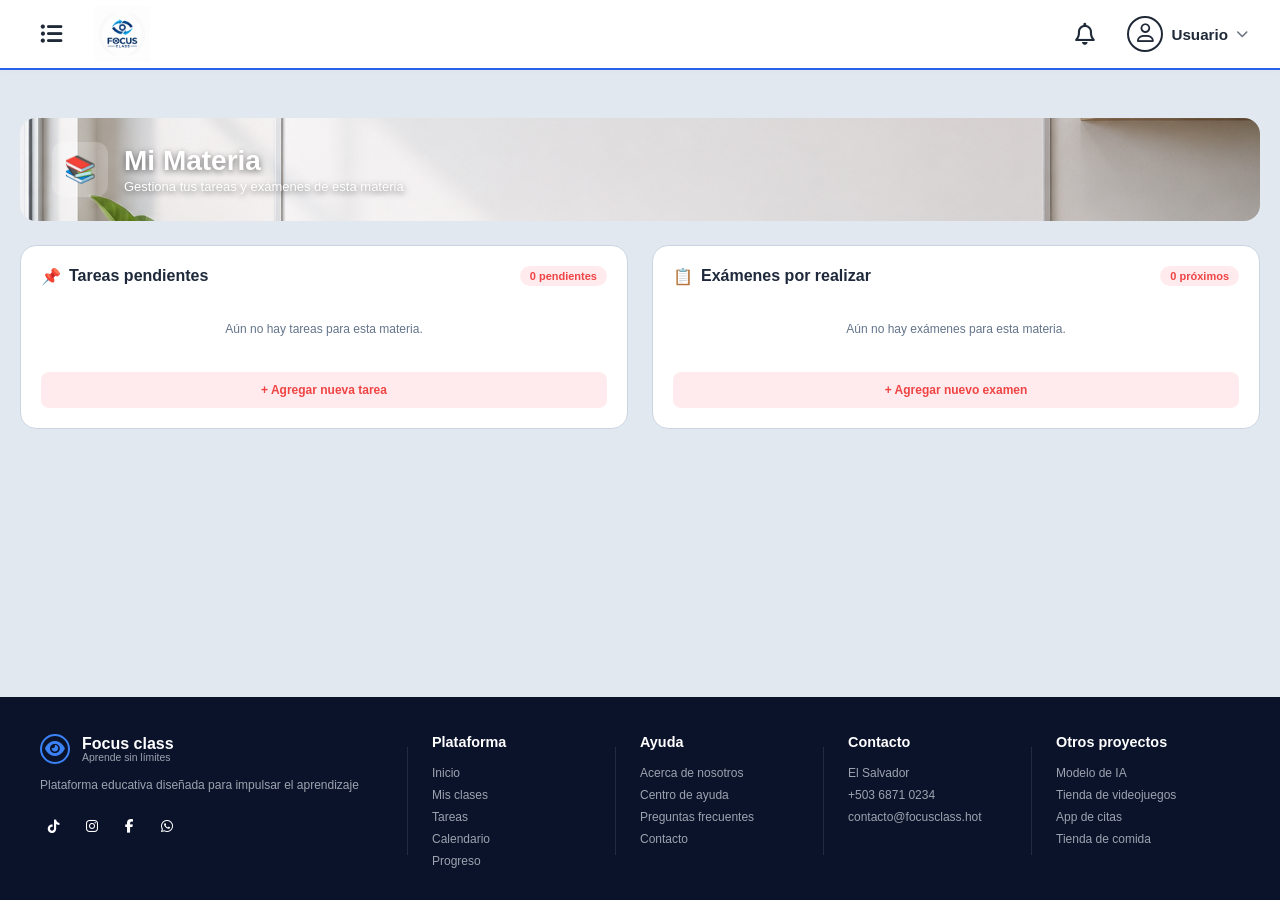
<file: html/materia-creada.html>
<!DOCTYPE html>
<html lang="en">
<head>
    <meta charset="UTF-8">
    <meta name="viewport" content="width=device-width, initial-scale=1.0">
    <link rel="stylesheet" href="https://cdnjs.cloudflare.com/ajax/libs/font-awesome/6.4.0/css/all.min.css">
    <link rel="stylesheet" href="/css/materias.css">
    <link rel="stylesheet" href="/css/context-menu.css">
    <link rel="stylesheet" href="/css/notificaciones.css">
    <script src="../javascript/usuario.js" defer></script>
    <script src="../javascript/script.js" defer></script>
    <script src="../javascript/materias.js" defer></script>
    <script src="../javascript/nueva-tarea.js" defer></script>
    <script src="../javascript/nuevo-examen.js" defer></script>
    <script src="../javascript/nueva-materia.js" defer></script>
    <script src="../javascript/context-menu.js" defer></script>
    <script src="../javascript/notificaciones.js" defer></script>
    <title>Focus Class - Mi Materia</title>
</head>
<body>
    <!-- Menú Desplegable Lateral (Sidebar Overlay) -->
    <aside class="sidebar" id="sidebar">
        <div class="sidebar-header">
            <button class="close-btn" id="closeSidebarBtn" aria-label="Cerrar menú">
                <i class="fa-solid fa-xmark"></i>
            </button>
        </div>
        <nav class="sidebar-nav">
            <ul>
                <li>
                    <a href="menu.html">
                        <i class="fa-solid fa-house"></i>
                        <span>Inicio</span>
                    </a>
                </li>
                <li>
                    <a href="Lenguaje.html">
                        <i class="fa-solid fa-book-open"></i>
                        <span>Lenguaje</span>
                    </a>
                </li>
                <li>
                    <a href="matematica.html">
                        <i class="fa-solid fa-calculator"></i>
                        <span>Matematica</span>
                    </a>
                </li>
                <li>
                    <a href="ciencias.html">
                        <i class="fa-solid fa-microscope"></i>
                        <span>Ciencia</span>
                    </a>
                </li>
                <li>
                    <a href="historia.html">
                        <i class="fa-solid fa-earth-americas"></i>
                        <span>Sociales</span>
                    </a>
                </li>
                <li>
                    <a href="ingles.html">
                        <i class="fa-solid fa-language"></i>
                        <span>Ingles</span>
                    </a>
                </li>
            </ul>
        </nav>
    </aside>

    <!-- Overlay oscuro al abrir el menú -->
    <div class="sidebar-backdrop" id="sidebarBackdrop"></div>

    <!-- Barra de Navegación Superior (Header) -->
    <header class="navbar">
        <div class="nav-left">
            <button class="menu-btn" id="openSidebarBtn" aria-label="Abrir menú">
                <i class="fa-solid fa-list-ul"></i>
            </button>
            <a href="menu.html" class="logo-container">
                <img src="../assets/img/logo.png" alt="Focus Class" class="logo-img">
            </a>
        </div>

        <div class="nav-right">
            <div class="notification-wrap">
                <button class="icon-btn" id="notificationBtn" aria-label="Notificaciones">
                    <i class="fa-regular fa-bell"></i>
                </button>
                <div class="notification-dropdown" id="notificationDropdown">
                    <div class="notification-title">Notificaciones</div>
                    <div class="notification-empty">
                        <i class="fa-regular fa-bell-slash"></i>
                        <p>No hay nuevas notificaciones</p>
                    </div>
                </div>
            </div>
            <a href="perfil.html" class="user-menu" style="text-decoration:none;color:inherit;">
                <div class="user-avatar-small">
                    <i class="fa-regular fa-user"></i>
                </div>
                <span class="user-name">Usuario</span>
                <i class="fa-solid fa-chevron-down arrow-icon"></i>
            </a>
        </div>
    </header>

    <main class="main-container">

        <section class="banner banner-materia">
            <div class="banner-icon">📚</div>
            <div class="banner-text">
                <h1 id="materia-creada-titulo">Mi Materia</h1>
                <p id="materia-creada-subtitulo">Gestiona tus tareas y exámenes de esta materia</p>
            </div>
        </section>

        <div class="dashboard-grid">

            <section class="panel">
                <div class="panel-header">
                    <div class="panel-title">
                        <span class="icon-red">📌</span>
                        <h2>Tareas pendientes</h2>
                    </div>
                    <span class="badge">0 pendientes</span>
                </div>

                <div class="card-list">
                    <p class="empty-state">Aún no hay tareas para esta materia.</p>
                </div>

                <a href="nueva-tarea.html" class="btn-add">+ Agregar nueva tarea</a>
            </section>

            <section class="panel">
                <div class="panel-header">
                    <div class="panel-title">
                        <span class="icon-red">📋</span>
                        <h2>Exámenes por realizar</h2>
                    </div>
                    <span class="badge">0 próximos</span>
                </div>

                <div class="card-list">
                    <p class="empty-state">Aún no hay exámenes para esta materia.</p>
                </div>

                <a href="nuevo-examen.html" class="btn-add">+ Agregar nuevo examen</a>
            </section>

        </div>
    </main>

    <footer class="footer">
        <div class="footer-container">

            <div class="footer-col brand-col">
                <div class="footer-logo">
                    <i class="fa-solid fa-eye footer-logo-icon"></i>
                    <div>
                        <h3 class="footer-brand-title">Focus class</h3>
                        <p class="footer-brand-sub">Aprende sin límites</p>
                    </div>
                </div>
                <p class="footer-description">
                    Plataforma educativa diseñada para impulsar el aprendizaje
                </p>
                <div class="social-icons-row">
                    <a href="#" class="social-icon" aria-label="TikTok"><i class="fa-brands fa-tiktok"></i></a>
                    <a href="#" class="social-icon" aria-label="Instagram"><i class="fa-brands fa-instagram"></i></a>
                    <a href="#" class="social-icon" aria-label="Facebook"><i class="fa-brands fa-facebook-f"></i></a>
                    <a href="#" class="social-icon" aria-label="WhatsApp"><i class="fa-brands fa-whatsapp"></i></a>
                </div>
            </div>

            <div class="footer-col">
                <h4>Plataforma</h4>
                <ul>
                    <li><a href="#">Inicio</a></li>
                    <li><a href="#">Mis clases</a></li>
                    <li><a href="#">Tareas</a></li>
                    <li><a href="#">Calendario</a></li>
                    <li><a href="#">Progreso</a></li>
                </ul>
            </div>

            <div class="footer-col">
                <h4>Ayuda</h4>
                <ul>
                    <li><a href="#">Acerca de nosotros</a></li>
                    <li><a href="#">Centro de ayuda</a></li>
                    <li><a href="#">Preguntas frecuentes</a></li>
                    <li><a href="#">Contacto</a></li>
                </ul>
            </div>

            <div class="footer-col">
                <h4>Contacto</h4>
                <ul>
                    <li>El Salvador</li>
                    <li>+503 6871 0234</li>
                    <li>contacto@focusclass.hot</li>
                </ul>
            </div>

            <div class="footer-col">
                <h4>Otros proyectos</h4>
                <ul>
                    <li><a href="#">Modelo de IA</a></li>
                    <li><a href="#">Tienda de videojuegos</a></li>
                    <li><a href="#">App de citas</a></li>
                    <li><a href="#">Tienda de comida</a></li>
                </ul>
            </div>

        </div>
    </footer>
</body>
</html>
</file>
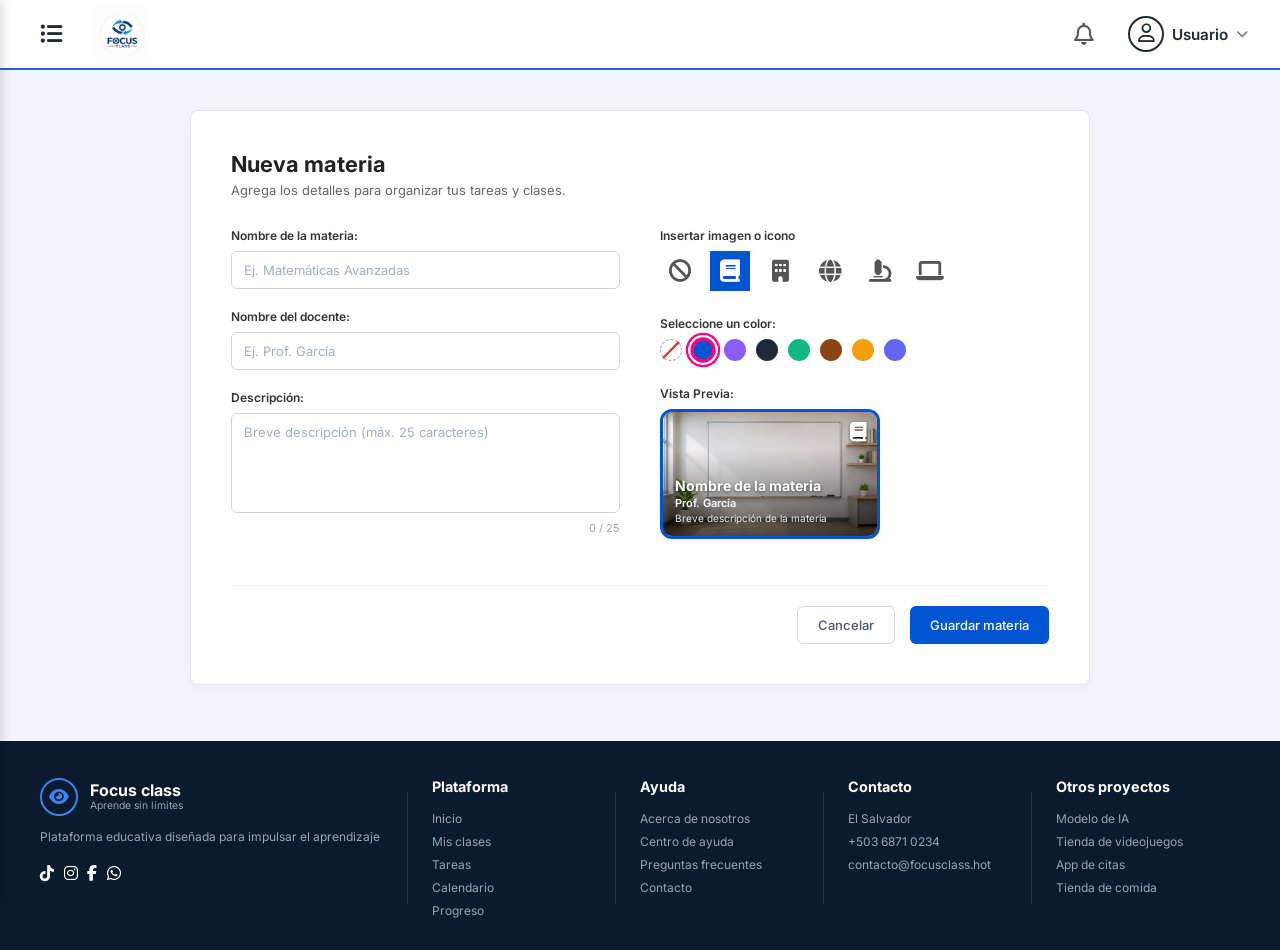
<file: html/materia.html>
<!DOCTYPE html>
<html lang="es">
<head>
    <meta charset="UTF-8">
    <meta name="viewport" content="width=device-width, initial-scale=1.0">
    <title>Focus Class - Nueva Materia</title>
    <link href="https://fonts.googleapis.com/css2?family=Inter:wght@400;500;600;700&display=swap" rel="stylesheet">
    <link rel="stylesheet" href="https://cdnjs.cloudflare.com/ajax/libs/font-awesome/6.4.0/css/all.min.css">
    <link rel="stylesheet" href="../css/materia.css">
    <link rel="stylesheet" href="../css/notificaciones.css">
    <script src="../javascript/usuario.js" defer></script>
    <script src="../javascript/script.js" defer></script>
    <script src="../javascript/nueva-materia.js" defer></script>
    <script src="../javascript/materias.js" defer></script>
    <script src="../javascript/notificaciones.js" defer></script>
</head>
<body>

    <aside class="sidebar" id="sidebar">
        <div class="sidebar-header">
            <button class="close-btn" id="closeSidebarBtn" aria-label="Cerrar menú">
                <i class="fa-solid fa-xmark"></i>
            </button>
        </div>
        <nav class="sidebar-nav">
            <ul>
                <li><a href="menu.html"><i class="fa-solid fa-house"></i><span>Inicio</span></a></li>
                <li><a href="Lenguaje.html"><i class="fa-solid fa-book-open"></i><span>Lenguaje</span></a></li>
                <li><a href="matematica.html"><i class="fa-solid fa-calculator"></i><span>Matemática</span></a></li>
                <li><a href="ciencias.html"><i class="fa-solid fa-microscope"></i><span>Ciencias</span></a></li>
                <li><a href="historia.html"><i class="fa-solid fa-earth-americas"></i><span>Historia</span></a></li>
                <li><a href="ingles.html"><i class="fa-solid fa-language"></i><span>Inglés</span></a></li>
            </ul>
        </nav>
    </aside>

    <div class="sidebar-backdrop" id="sidebarBackdrop"></div>

    <header class="navbar">
        <div class="nav-left">
            <button class="menu-btn" id="openSidebarBtn" aria-label="Abrir menú">
                <i class="fa-solid fa-list-ul"></i>
            </button>
            <a href="menu.html" class="logo-container">
                <img src="../assets/img/logo.png" alt="Focus Class" class="logo-img">
            </a>
        </div>

        <div class="nav-right">
            <div class="notification-wrap">
                <button class="icon-btn" id="notificationBtn" aria-label="Notificaciones">
                    <i class="fa-regular fa-bell"></i>
                </button>
                <div class="notification-dropdown" id="notificationDropdown">
                    <div class="notification-title">Notificaciones</div>
                    <div class="notification-empty">
                        <i class="fa-regular fa-bell-slash"></i>
                        <p>No hay nuevas notificaciones</p>
                    </div>
                </div>
            </div>
            <a href="perfil.html" class="user-menu" style="text-decoration:none;color:inherit;">
                <div class="user-avatar-small">
                    <i class="fa-regular fa-user"></i>
                </div>
                <span class="user-name">Usuario</span>
                <i class="fa-solid fa-chevron-down arrow-icon"></i>
            </a>
        </div>
    </header>
    <main>
        <div class="card">
            
            <div class="card-header">
                <h1>Nueva materia</h1>
                <p>Agrega los detalles para organizar tus tareas y clases.</p>
            </div>

            <div class="grid-container">
                
                <div class="form-section">
                    <div class="form-group">
                        <label for="materia-name">Nombre de la materia:</label>
                        <input id="materia-name" type="text" placeholder="Ej. Matemáticas Avanzadas">
                    </div>
                    <div class="form-group">
                        <label for="materia-teacher">Nombre del docente:</label>
                        <input id="materia-teacher" type="text" placeholder="Ej. Prof. García">
                    </div>
                    <div class="form-group">
                        <label for="materia-desc">Descripción:</label>
                        <textarea id="materia-desc" maxlength="25" placeholder="Breve descripción (máx. 25 caracteres)"></textarea>
                        <span class="char-counter" id="materia-desc-count">0 / 25</span>
                    </div>
                </div>

                <div class="customization-section">
                    <div class="form-group">
                        <label>Insertar imagen o icono</label>
                        <div class="icon-selector">
                            <button type="button" class="icon-btn" data-sin-icono="true" title="Sin logo"><i class="fa-solid fa-ban"></i></button>
                            <button type="button" class="icon-btn active" title="Libro"><i class="fas fa-book"></i></button>
                            <button type="button" class="icon-btn" title="Edificio"><i class="fas fa-building"></i></button>
                            <button type="button" class="icon-btn" title="Idioma"><i class="fas fa-globe"></i></button>
                            <button type="button" class="icon-btn" title="Ciencia"><i class="fas fa-microscope"></i></button>
                            <button type="button" class="icon-btn" title="Computadora"><i class="fas fa-laptop"></i></button>
                        </div>
                    </div>

                    <div class="form-group">
                        <label>Seleccione un color:</label>
                        <div class="color-selector">
                            <div class="color-circle color-circle--none" data-color="" title="Sin margen"></div>
                            <div class="color-circle active" data-color="#0056d2" style="background-color: #0056d2;"></div>
                            <div class="color-circle" data-color="#8b5cf6" style="background-color: #8b5cf6;"></div>
                            <div class="color-circle" data-color="#1f2937" style="background-color: #1f2937;"></div>
                            <div class="color-circle" data-color="#10b981" style="background-color: #10b981;"></div>
                            <div class="color-circle" data-color="#8b4513" style="background-color: #8b4513;"></div>
                            <div class="color-circle" data-color="#f59e0b" style="background-color: #f59e0b;"></div>
                            <div class="color-circle" data-color="#6366f1" style="background-color: #6366f1;"></div>
                        </div>
                    </div>

                    <div class="preview-container">
                        <label>Vista Previa:</label>
                        <div class="preview-card" id="preview-card">
                            <div class="preview-bg"></div>
                            <span class="preview-icon" id="preview-icon"><i class="fas fa-book"></i></span>
                            <div class="preview-overlay">
                                <span class="preview-materia" id="preview-materia">Nombre de la materia</span>
                                <span class="preview-docente" id="preview-docente">Prof. García</span>
                                <p class="preview-desc" id="preview-desc">Breve descripción de la materia</p>
                            </div>
                        </div>
                    </div>
                </div>
            </div>

            <div class="card-actions">
                <button class="btn btn-cancel" id="btnCancelarMateria">Cancelar</button>
                <button class="btn btn-save" id="btnGuardarMateria">Guardar materia</button>
            </div>
        </div>
    </main>

    <footer class="footer">
        <div class="footer-container">
            
            <div class="footer-col brand-col">
                <div class="footer-logo">
                    <div class="footer-logo-icon">
                        <i class="fas fa-eye"></i>
                    </div>
                    <div>
                        <h3 class="footer-brand-title">Focus class</h3>
                        <p class="footer-brand-sub">Aprende sin límites</p>
                    </div>
                </div>
                <p class="footer-description">Plataforma educativa diseñada para impulsar el aprendizaje</p>
                <div class="social-icons-row">
                    <a href="#" class="social-icon" aria-label="TikTok"><i class="fab fa-tiktok"></i></a>
                    <a href="#" class="social-icon" aria-label="Instagram"><i class="fab fa-instagram"></i></a>
                    <a href="#" class="social-icon" aria-label="Facebook"><i class="fab fa-facebook-f"></i></a>
                    <a href="#" class="social-icon" aria-label="WhatsApp"><i class="fab fa-whatsapp"></i></a>
                </div>
            </div>

            <div class="footer-col">
                <h4>Plataforma</h4>
                <ul>
                    <li><a href="#">Inicio</a></li>
                    <li><a href="#">Mis clases</a></li>
                    <li><a href="#">Tareas</a></li>
                    <li><a href="#">Calendario</a></li>
                    <li><a href="#">Progreso</a></li>
                </ul>
            </div>

            <div class="footer-col">
                <h4>Ayuda</h4>
                <ul>
                    <li><a href="#">Acerca de nosotros</a></li>
                    <li><a href="#">Centro de ayuda</a></li>
                    <li><a href="#">Preguntas frecuentes</a></li>
                    <li><a href="#">Contacto</a></li>
                </ul>
            </div>

            <div class="footer-col">
                <h4>Contacto</h4>
                <ul>
                    <li>El Salvador</li>
                    <li>+503 6871 0234</li>
                    <li>contacto@focusclass.hot</li>
                </ul>
            </div>

            <div class="footer-col">
                <h4>Otros proyectos</h4>
                <ul>
                    <li><a href="#">Modelo de IA</a></li>
                    <li><a href="#">Tienda de videojuegos</a></li>
                    <li><a href="#">App de citas</a></li>
                    <li><a href="#">Tienda de comida</a></li>
                </ul>
            </div>

        </div>
    </footer>

</body>
</html>
</file>
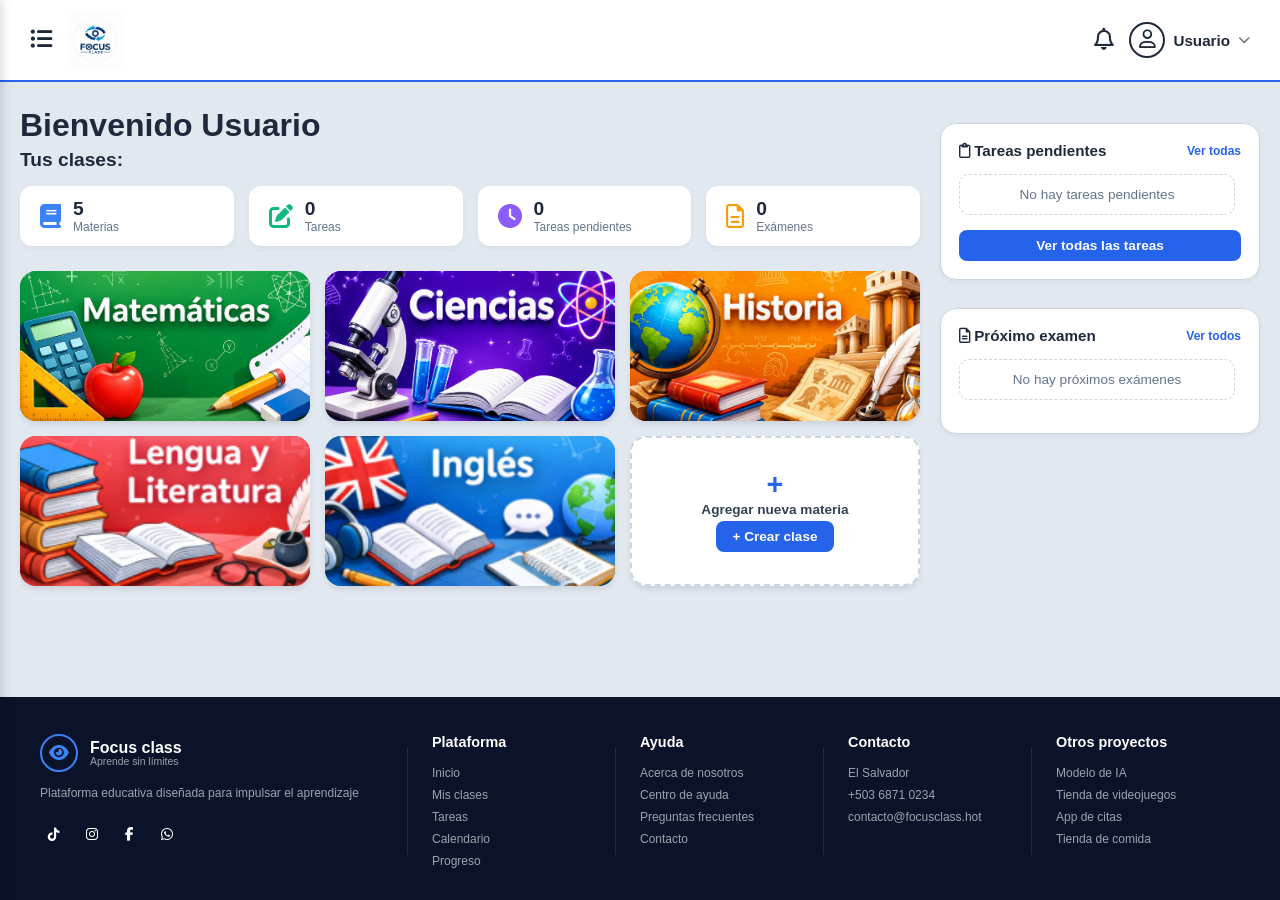
<file: html/menu.html>
<!DOCTYPE html>
<html lang="es">
<head>
  <meta charset="UTF-8">
  <meta name="viewport" content="width=device-width, initial-scale=1.0">
  <title>Focus Class - Vista de Inicio</title>
  
  <link rel="stylesheet" href="../css/menu.css">
  <link rel="stylesheet" href="../css/context-menu.css">
  <link rel="stylesheet" href="../css/notificaciones.css">
  
  <link rel="stylesheet" href="https://cdnjs.cloudflare.com/ajax/libs/font-awesome/6.4.0/css/all.min.css">
  <script src="../javascript/usuario.js" defer></script>
  <script src="../javascript/script.js" defer></script>
  <script src="../javascript/materias.js" defer></script>
  <script src="../javascript/nueva-tarea.js" defer></script>
  <script src="../javascript/nueva-materia.js" defer></script>
  <script src="../javascript/nuevo-examen.js" defer></script>
  <script src="../javascript/context-menu.js" defer></script>
  <script src="../javascript/examentarea.js" defer></script>
  <script src="../javascript/notificaciones.js" defer></script>
</head>
<body>

    <aside class="sidebar" id="sidebar">
        <div class="sidebar-header">
            <button class="close-btn" id="closeSidebarBtn" aria-label="Cerrar menú">
                <i class="fa-solid fa-xmark"></i>
            </button>
        </div>
        <nav class="sidebar-nav">
            <ul>
                <li>
                    <a href="menu.html">
                        <i class="fa-solid fa-house"></i>
                        <span>Inicio</span>
                    </a>
                </li>
                <li>
                    <a href="Lenguaje.html">
                        <i class="fa-solid fa-book-open"></i>
                        <span>Lenguaje</span>
                    </a>
                </li>
                <li>
                    <a href="matematica.html">
                        <i class="fa-solid fa-calculator"></i>
                        <span>Matematica</span>
                    </a>
                </li>
                <li>
                    <a href="ciencias.html">
                        <i class="fa-solid fa-microscope"></i>
                        <span>Ciencia</span>
                    </a>
                </li>
                <li>
                    <a href="historia.html">
                        <i class="fa-solid fa-earth-americas"></i>
                        <span>Sociales</span>
                    </a>
                </li>
                <li>
                    <a href="ingles.html">
                        <i class="fa-solid fa-language"></i>
                        <span>Ingles</span>
                    </a>
                </li>
            </ul>
        </nav>
    </aside>

    <div class="sidebar-backdrop" id="sidebarBackdrop"></div>

    <header class="navbar">
        <div class="nav-left">
            <button class="menu-btn" id="openSidebarBtn" aria-label="Abrir menú">
                <i class="fa-solid fa-list-ul"></i>
            </button>
            <a href="menu.html" class="logo-container">
                <img src="../assets/img/logo.png" alt="Focus Class" class="logo-img">
            </a>
        </div>

        <div class="nav-right">
            <div class="notification-wrap">
                <button class="icon-btn" id="notificationBtn" aria-label="Notificaciones">
                    <i class="fa-regular fa-bell"></i>
                </button>
                <div class="notification-dropdown" id="notificationDropdown">
                    <div class="notification-title">Notificaciones</div>
                    <div class="notification-empty">
                        <i class="fa-regular fa-bell-slash"></i>
                        <p>No hay nuevas notificaciones</p>
                    </div>
                </div>
            </div>
            <a href="perfil.html" class="user-menu" style="text-decoration:none;color:inherit;">
                <div class="user-avatar-small">
                    <i class="fa-regular fa-user"></i>
                </div>
                <span class="user-name">Usuario</span>
                <i class="fa-solid fa-chevron-down arrow-icon"></i>
            </a>
        </div>
    </header>

  <main class="main-container">
    
    <section class="dashboard-section">
      <h1 class="welcome-title">Bienvenido Usuario</h1>
      <h2 class="subtitle">Tus clases:</h2>

      <div class="metrics-container">
        
        <div class="metric-card">
          <i class="fa-solid fa-book metric-icon blue"></i>
          <div>
            <h3>5</h3>
            <p>Materias</p>
          </div>
        </div>

        <div class="metric-card">
          <i class="fa-solid fa-pen-to-square metric-icon green"></i>
          <div>
            <h3>9</h3>
            <p>Tareas</p>
          </div>
        </div>

        <div class="metric-card">
          <i class="fa-solid fa-clock metric-icon purple"></i>
          <div>
            <h3>4</h3>
            <p>Tareas pendientes</p>
          </div>
        </div>
      </div>
      
      <div class="courses-grid">
        
        <a href="matematica.html" class="course-card card-math" style="text-decoration:none; display:block;">
          <img src="../assets/img/imagen.png" class="card-banner" alt="Matemática">
        </a>

        <a href="ciencias.html" class="course-card card-science" style="text-decoration:none; display:block;">
          <img src="../assets/img/cienciasimg.png" class="card-banner" alt="Ciencias">
          <div class="card-illustration"></div>
        </a>

        <a href="historia.html" class="course-card card-history" style="text-decoration:none; display:block;">
          <img src="../assets/img/historiasimg.png" class="card-banner" alt="Historia">
          <div class="card-illustration"></div>
        </a>

        <a href="Lenguaje.html" class="course-card card-language" style="text-decoration:none; display:block;">
          <img src="../assets/img/lenguajeimg.png" class="card-banner" alt="Lenguaje y Literatura">
          <div class="card-illustration"></div>
        </a>

        <a href="ingles.html" class="course-card card-english" style="text-decoration:none; display:block;">
          <img src="../assets/img/inglesimg.png" class="card-banner" alt="Inglés">
          <div class="card-illustration"></div>
        </a>

        <div class="course-card card-add">
          <div class="add-icon">+</div>
          <p>Agregar nueva materia</p>
          <a href="materia.html" class="btn btn-primary" style="text-decoration:none; display:inline-block;">+ Crear clase</a>
        </div>

      </div>
    </section>

   <aside class="sidebar-section">
      
      <div class="pending-box">
        <div class="pending-header">
          <h2><i class="fa-regular fa-clipboard"></i> Tareas pendientes</h2>
          <a href="#" class="see-all" id="linkVerTodasTareas">Ver todas</a>
        </div>

        <div class="tasks-list"></div>

        <button class="btn btn-primary btn-block" id="btnVerTodasTareas">Ver todas las tareas</button>
      </div>

    </aside>

    <div class="modal-overlay" id="modalTareas">
      <div class="modal-container">
        <div class="modal-header">
          <h2><i class="fa-regular fa-clipboard"></i> Todas las Tareas</h2>
          <button class="modal-close" id="closeTareasBtn" aria-label="Cerrar"><i class="fa-solid fa-xmark"></i></button>
        </div>
        <div class="modal-body">
          <div class="tasks-list"></div>
        </div>
      </div>
    </div>

    <div class="modal-overlay" id="modalExamenes">
      <div class="modal-container">
        <div class="modal-header">
          <h2><i class="fa-solid fa-file-pen"></i> Todos los Próximos Exámenes</h2>
          <button class="modal-close" id="closeExamenesBtn" aria-label="Cerrar"><i class="fa-solid fa-xmark"></i></button>
        </div>
        <div class="modal-body">
          <div class="tasks-list"></div>
        </div>
      </div>
    </div>

  </main>

  <footer class="footer">
    <div class="footer-container">
      
      <div class="footer-col brand-col">
        <div class="footer-logo">
          <i class="fa-solid fa-eye footer-logo-icon"></i>
          <div>
            <h3 class="footer-brand-title">Focus class</h3>
            <p class="footer-brand-sub">Aprende sin límites</p>
          </div>
        </div>
        <p class="footer-description">
          Plataforma educativa diseñada para impulsar el aprendizaje
        </p>
        <div class="social-icons-row">
          <a href="#" class="social-icon" aria-label="TikTok"><i class="fa-brands fa-tiktok"></i></a>
          <a href="#" class="social-icon" aria-label="Instagram"><i class="fa-brands fa-instagram"></i></a>
          <a href="#" class="social-icon" aria-label="Facebook"><i class="fa-brands fa-facebook-f"></i></a>
          <a href="#" class="social-icon" aria-label="WhatsApp"><i class="fa-brands fa-whatsapp"></i></a>
        </div>
      </div>

      <div class="footer-col">
        <h4>Plataforma</h4>
        <ul>
          <li><a href="#">Inicio</a></li>
          <li><a href="#">Mis clases</a></li>
          <li><a href="#">Tareas</a></li>
          <li><a href="#">Calendario</a></li>
          <li><a href="#">Progreso</a></li>
        </ul>
      </div>

      <div class="footer-col">
        <h4>Ayuda</h4>
        <ul>
          <li><a href="#">Acerca de nosotros</a></li>
          <li><a href="#">Centro de ayuda</a></li>
          <li><a href="#">Preguntas frecuentes</a></li>
          <li><a href="#">Contacto</a></li>
        </ul>
      </div>

      <div class="footer-col">
        <h4>Contacto</h4>
        <ul>
          <li>El Salvador</li>
          <li>+503 6871 0234</li>
          <li>contacto@focusclass.hot</li>
        </ul>
      </div>

      <div class="footer-col">
        <h4>Otros proyectos</h4>
        <ul>
          <li><a href="#">Modelo de IA</a></li>
          <li><a href="#">Tienda de videojuegos</a></li>
          <li><a href="#">App de citas</a></li>
          <li><a href="#">Tienda de comida</a></li>
        </ul>
      </div>

    </div>
  </footer>

</body>
</html>
</file>
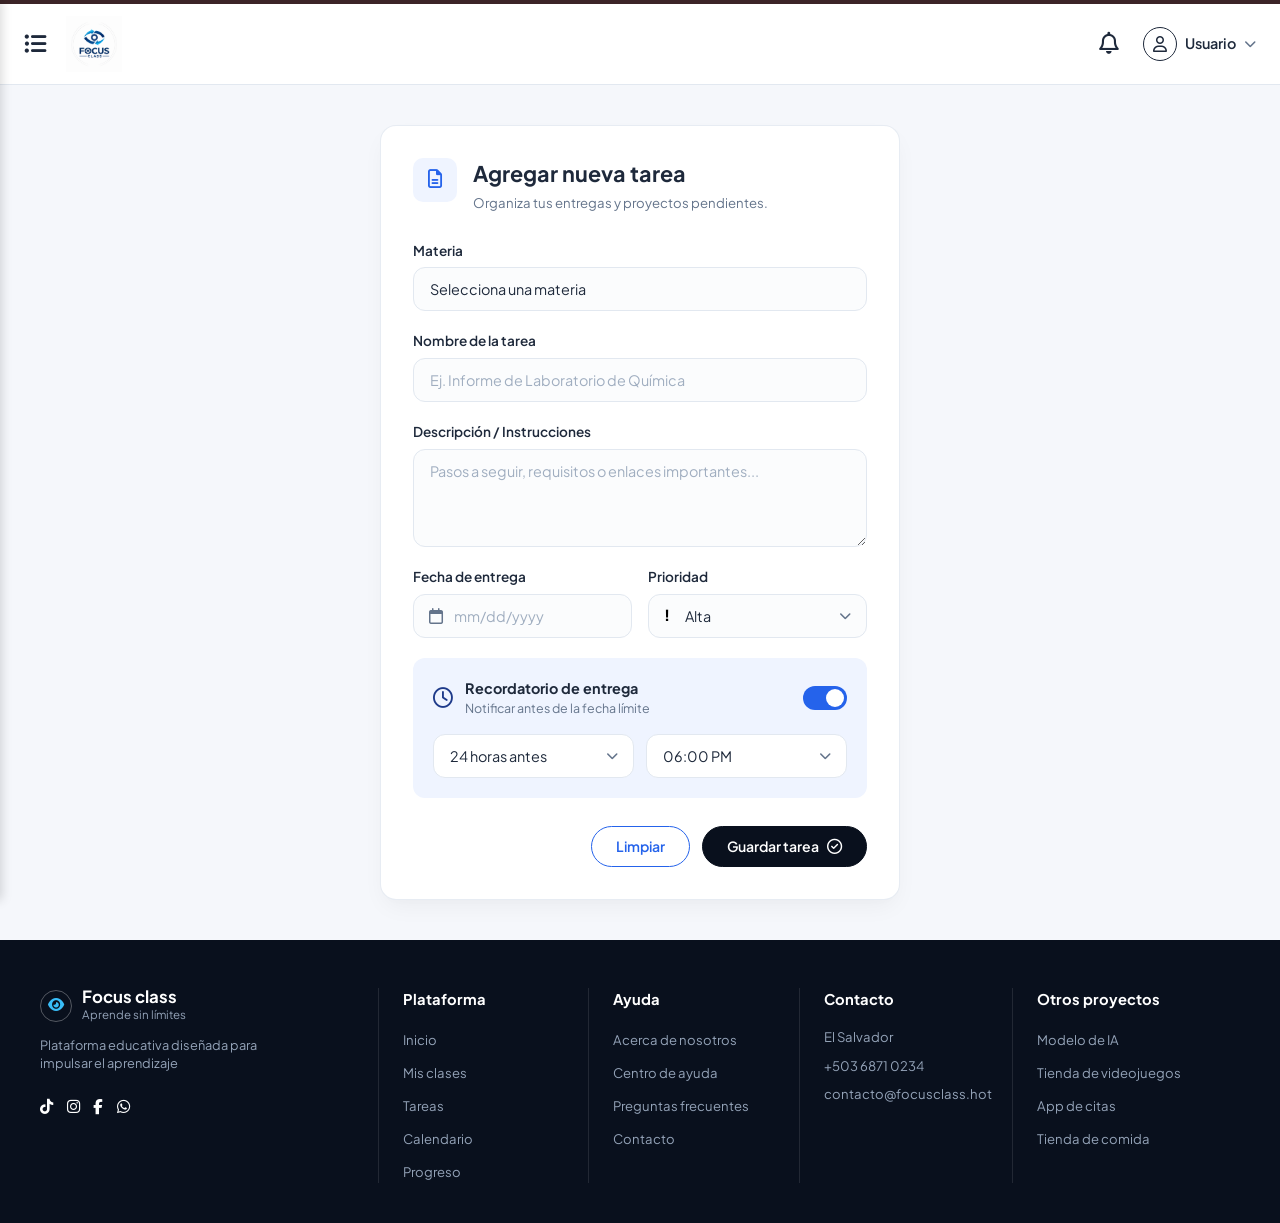
<file: html/nueva-tarea.html>
<!DOCTYPE html>
<html lang="es">
<head>
    <meta charset="UTF-8">
    <meta name="viewport" content="width=device-width, initial-scale=1.0">
    <title>Focus Class - Agregar Nueva Tarea</title>

    <link rel="preconnect" href="https://fonts.googleapis.com">
    <link rel="preconnect" href="https://fonts.gstatic.com" crossorigin>
    <link href="https://fonts.googleapis.com/css2?family=Plus+Jakarta+Sans:wght@400;500;600;700&display=swap" rel="stylesheet">

    <link rel="stylesheet" href="https://cdnjs.cloudflare.com/ajax/libs/font-awesome/6.5.1/css/all.min.css">

    <link rel="stylesheet" href="../css/nueva-tarea.css">
    <link rel="stylesheet" href="../css/notificaciones.css">
    <script src="../javascript/usuario.js" defer></script>
    <script src="../javascript/script.js" defer></script>
    <script src="../javascript/materias.js" defer></script>
    <script src="../javascript/nueva-tarea.js" defer></script>
    <script src="../javascript/notificaciones.js" defer></script>
</head>
<body>

    <!-- >>> INICIO CAMBIOS <<< -->
    <!-- Menú Desplegable Lateral (Sidebar Overlay) -->
    <aside class="sidebar" id="sidebar">
        <div class="sidebar-header">
            <button class="close-btn" id="closeSidebarBtn" aria-label="Cerrar menú">
                <i class="fa-solid fa-xmark"></i>
            </button>
        </div>
        <nav class="sidebar-nav">
            <ul>
                <li>
                    <a href="menu.html">
                        <i class="fa-solid fa-house"></i>
                        <span>Inicio</span>
                    </a>
                </li>
                <li>
                    <a href="Lenguaje.html">
                        <i class="fa-solid fa-book-open"></i>
                        <span>Lenguaje</span>
                    </a>
                </li>
                <li>
                    <a href="matematica.html">
                        <i class="fa-solid fa-calculator"></i>
                        <span>Matematica</span>
                    </a>
                </li>
                <li>
                    <a href="ciencias.html">
                        <i class="fa-solid fa-microscope"></i>
                        <span>Ciencia</span>
                    </a>
                </li>
                <li>
                    <a href="historia.html">
                        <i class="fa-solid fa-earth-americas"></i>
                        <span>Sociales</span>
                    </a>
                </li>
                <li>
                    <a href="ingles.html">
                        <i class="fa-solid fa-language"></i>
                        <span>Ingles</span>
                    </a>
                </li>
            </ul>
        </nav>
    </aside>

    <!-- Overlay oscuro al abrir el menú -->
    <div class="sidebar-backdrop" id="sidebarBackdrop"></div>
    <!-- >>> FIN CAMBIOS <<< -->

    <header class="header">
        <div class="header__container">
            <div class="header__left">
                <button class="header__menu-btn" id="openSidebarBtn" aria-label="Abrir menú de navegación">
                    <i class="fa-solid fa-list-ul"></i>
                </button>
                <a href="menu.html" class="logo-container">
                    <img src="../assets/img/logo.png" alt="Logo de Focus Class" class="logo-img">
                </a>
            </div>

            <div class="header__right">
                <div class="notification-wrap">
                    <button class="header__icon-btn" id="notificationBtn" aria-label="Notificaciones">
                        <i class="fa-regular fa-bell"></i>
                    </button>
                    <div class="notification-dropdown" id="notificationDropdown">
                        <div class="notification-title">Notificaciones</div>
                        <div class="notification-empty">
                            <i class="fa-regular fa-bell-slash"></i>
                            <p>No hay nuevas notificaciones</p>
                        </div>
                    </div>
                </div>
                <a href="perfil.html" class="header__user-profile" style="text-decoration:none;color:inherit;">
                    <div class="header__avatar">
                        <i class="fa-regular fa-user"></i>
                    </div>
                    <span class="header__user-name">Usuario</span>
                    <i class="fa-solid fa-chevron-down header__dropdown-icon"></i>
                </a>
            </div>
        </div>
    </header>

    <main class="main-content">
        <section class="task-card">
            <div class="task-card__header">
                <div class="task-card__icon-box">
                    <i class="fa-regular fa-file-lines"></i>
                </div>
                <div class="task-card__title-group">
                    <h1 class="task-card__title">Agregar nueva tarea</h1>
                    <p class="task-card__subtitle">Organiza tus entregas y proyectos pendientes.</p>
                </div>
            </div>

            <form class="task-form" action="#" method="POST">
                <div class="task-form__field">
                    <label for="task-name" class="task-form__label">Nombre de la tarea</label>
                    <input 
                        type="text" 
                        id="task-name" 
                        class="task-form__input" 
                        placeholder="Ej. Informe de Laboratorio de Química" 
                        required
                    >
                </div>

                <div class="task-form__field">
                    <label for="task-desc" class="task-form__label">Descripción / Instrucciones</label>
                    <textarea 
                        id="task-desc" 
                        class="task-form__textarea" 
                        rows="4" 
                        placeholder="Pasos a seguir, requisitos o enlaces importantes..."
                    ></textarea>
                </div>

                <div class="task-form__row">
                    <div class="task-form__field">
                        <label for="due-date" class="task-form__label">Fecha de entrega</label>
                        <div class="task-form__input-wrapper">
                            <i class="fa-regular fa-calendar task-form__icon-left"></i>
                            <input 
                                type="text" 
                                id="due-date" 
                                class="task-form__input task-form__input--icon" 
                                placeholder="mm/dd/yyyy"
                                onfocus="(this.type='date')"
                                onblur="(this.type='text')"
                                required
                            >
                        </div>
                    </div>

                    <div class="task-form__field">
                        <label for="priority" class="task-form__label">Prioridad</label>
                        <div class="task-form__select-wrapper">
                            <span class="task-form__priority-badge">!</span>
                            <select id="priority" class="task-form__select">
                                <option value="alta" selected>Alta</option>
                                <option value="media">Media</option>
                                <option value="baja">Baja</option>
                            </select>
                            <i class="fa-solid fa-chevron-down task-form__icon-right"></i>
                        </div>
                    </div>
                </div>

                <div class="task-reminder">
                    <div class="task-reminder__header">
                        <div class="task-reminder__title-wrapper">
                            <i class="fa-regular fa-clock task-reminder__icon"></i>
                            <div>
                                <h3 class="task-reminder__title">Recordatorio de entrega</h3>
                                <p class="task-reminder__subtitle">Notificar antes de la fecha límite</p>
                            </div>
                        </div>
                        <label class="toggle-switch">
                            <input type="checkbox" class="toggle-switch__input" checked>
                            <span class="toggle-switch__slider"></span>
                        </label>
                    </div>

                    <div class="task-reminder__row">
                        <div class="task-form__select-wrapper task-form__select-wrapper--reminder">
                            <select class="task-form__select">
                                <option value="24">24 horas antes</option>
                                <option value="12">12 horas antes</option>
                                <option value="1">1 hora antes</option>
                            </select>
                            <i class="fa-solid fa-chevron-down task-form__icon-right"></i>
                        </div>

                        <div class="task-form__select-wrapper task-form__select-wrapper--reminder">
                            <select class="task-form__select">
                                <option value="18:00">06:00 PM</option>
                                <option value="08:00">08:00 AM</option>
                                <option value="12:00">12:00 PM</option>
                            </select>
                            <i class="fa-solid fa-chevron-down task-form__icon-right"></i>
                        </div>
                    </div>
                </div>

                <div class="task-form__actions">
                    <button type="reset" class="btn btn--outline">Limpiar</button>
                    <button type="submit" class="btn btn--primary">
                        Guardar tarea
                        <i class="fa-regular fa-circle-check btn__icon"></i>
                    </button>
                </div>
            </form>
        </section>
    </main>

    <footer class="footer">
        <div class="footer__container">
            <div class="footer__col footer__col--brand">
                <div class="footer__logo-group">
                    <div class="footer__logo-icon">
                        <i class="fa-solid fa-eye"></i>
                    </div>
                    <div>
                        <h2 class="footer__brand-title">Focus class</h2>
                        <span class="footer__brand-tagline">Aprende sin límites</span>
                    </div>
                </div>
                <p class="footer__description">
                    Plataforma educativa diseñada para impulsar el aprendizaje
                </p>
                <div class="footer__socials">
                    <a href="#" aria-label="TikTok" class="footer__social-link"><i class="fa-brands fa-tiktok"></i></a>
                    <a href="#" aria-label="Instagram" class="footer__social-link"><i class="fa-brands fa-instagram"></i></a>
                    <a href="#" aria-label="Facebook" class="footer__social-link"><i class="fa-brands fa-facebook-f"></i></a>
                    <a href="#" aria-label="WhatsApp" class="footer__social-link"><i class="fa-brands fa-whatsapp"></i></a>
                </div>
            </div>

            <div class="footer__col">
                <h3 class="footer__col-title">Plataforma</h3>
                <ul class="footer__list">
                    <li><a href="#" class="footer__link">Inicio</a></li>
                    <li><a href="#" class="footer__link">Mis clases</a></li>
                    <li><a href="#" class="footer__link">Tareas</a></li>
                    <li><a href="#" class="footer__link">Calendario</a></li>
                    <li><a href="#" class="footer__link">Progreso</a></li>
                </ul>
            </div>

            <div class="footer__col">
                <h3 class="footer__col-title">Ayuda</h3>
                <ul class="footer__list">
                    <li><a href="#" class="footer__link">Acerca de nosotros</a></li>
                    <li><a href="#" class="footer__link">Centro de ayuda</a></li>
                    <li><a href="#" class="footer__link">Preguntas frecuentes</a></li>
                    <li><a href="#" class="footer__link">Contacto</a></li>
                </ul>
            </div>

            <div class="footer__col">
                <h3 class="footer__col-title">Contacto</h3>
                <ul class="footer__list footer__list--static">
                    <li>El Salvador</li>
                    <li>+503 6871 0234</li>
                    <li>contacto@focusclass.hot</li>
                </ul>
            </div>

            <div class="footer__col">
                <h3 class="footer__col-title">Otros proyectos</h3>
                <ul class="footer__list">
                    <li><a href="#" class="footer__link">Modelo de IA</a></li>
                    <li><a href="#" class="footer__link">Tienda de videojuegos</a></li>
                    <li><a href="#" class="footer__link">App de citas</a></li>
                    <li><a href="#" class="footer__link">Tienda de comida</a></li>
                </ul>
            </div>
        </div>
    </footer>

</body>
</html>
</file>
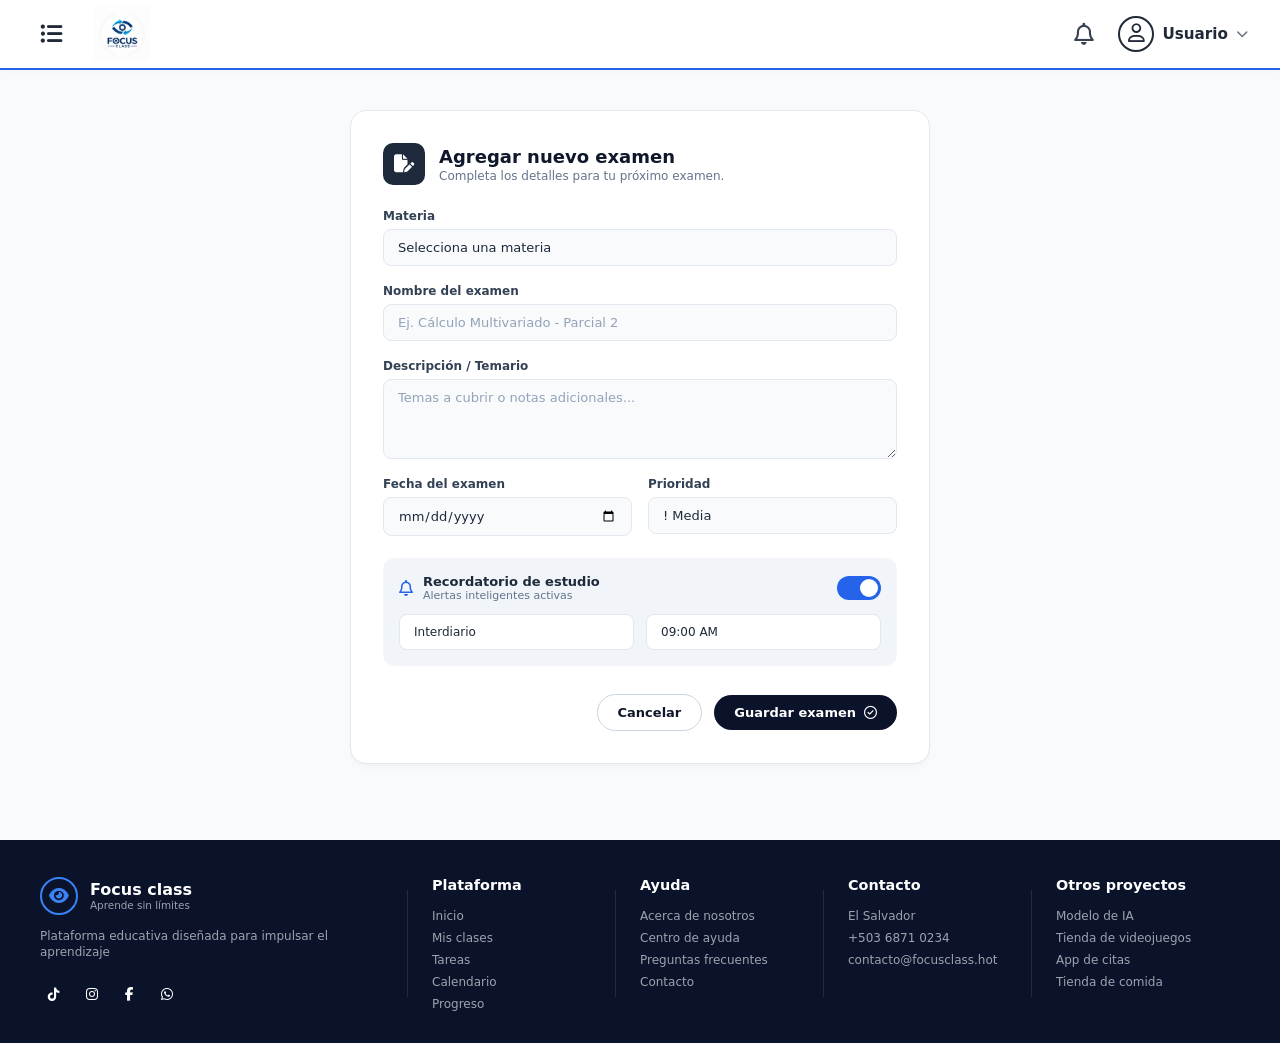
<file: html/nuevo-examen.html>
<!DOCTYPE html>
<html lang="en">
<head>
    <meta charset="UTF-8">
    <meta name="viewport" content="width=device-width, initial-scale=1.0">
    <link rel="stylesheet" href="https://cdnjs.cloudflare.com/ajax/libs/font-awesome/6.4.0/css/all.min.css">
    <link rel="stylesheet" href="/css/nuevo-examen.css">
    <link rel="stylesheet" href="/css/notificaciones.css">
    <script src="../javascript/usuario.js" defer></script>
    <script src="../javascript/script.js" defer></script>
    <script src="../javascript/materias.js" defer></script>
    <script src="../javascript/nuevo-examen.js" defer></script>
    <script src="../javascript/notificaciones.js" defer></script>
    <title>Focus Class - Nuevo-Examen</title>
</head>
<body>
    <!-- Menú Desplegable Lateral (Sidebar Overlay) -->
    <aside class="sidebar" id="sidebar">
        <div class="sidebar-header">
            <button class="close-btn" id="closeSidebarBtn" aria-label="Cerrar menú">
                <i class="fa-solid fa-xmark"></i>
            </button>
        </div>
        <nav class="sidebar-nav">
            <ul>
                <li>
                    <a href="menu.html">
                        <i class="fa-solid fa-house"></i>
                        <span>Inicio</span>
                    </a>
                </li>
                <li>
                    <a href="Lenguaje.html">
                        <i class="fa-solid fa-book-open"></i>
                        <span>Lenguaje</span>
                    </a>
                </li>
                <li>
                    <a href="matematica.html">
                        <i class="fa-solid fa-calculator"></i>
                        <span>Matematica</span>
                    </a>
                </li>
                <li>
                    <a href="ciencias.html">
                        <i class="fa-solid fa-microscope"></i>
                        <span>Ciencia</span>
                    </a>
                </li>
                <li>
                    <a href="historia.html">
                        <i class="fa-solid fa-earth-americas"></i>
                        <span>Sociales</span>
                    </a>
                </li>
                <li>
                    <a href="ingles.html">
                        <i class="fa-solid fa-language"></i>
                        <span>Ingles</span>
                    </a>
                </li>
            </ul>
        </nav>
    </aside>

    <!-- Overlay oscuro al abrir el menú -->
    <div class="sidebar-backdrop" id="sidebarBackdrop"></div>

    <!-- Barra de Navegación Superior (Header) -->
    <header class="navbar">
        <div class="nav-left">
            <button class="menu-btn" id="openSidebarBtn" aria-label="Abrir menú">
                <i class="fa-solid fa-list-ul"></i>
            </button>
            <a href="menu.html" class="logo-container">
                <img src="../assets/img/logo.png" alt="Focus Class" class="logo-img">
            </a>
        </div>

        <div class="nav-right">
            <div class="notification-wrap">
                <button class="icon-btn" id="notificationBtn" aria-label="Notificaciones">
                    <i class="fa-regular fa-bell"></i>
                </button>
                <div class="notification-dropdown" id="notificationDropdown">
                    <div class="notification-title">Notificaciones</div>
                    <div class="notification-empty">
                        <i class="fa-regular fa-bell-slash"></i>
                        <p>No hay nuevas notificaciones</p>
                    </div>
                </div>
            </div>
            <a href="perfil.html" class="user-menu" style="text-decoration:none;color:inherit;">
                <div class="user-avatar-small">
                    <i class="fa-regular fa-user"></i>
                </div>
                <span class="user-name">Usuario</span>
                <i class="fa-solid fa-chevron-down arrow-icon"></i>
            </a>
        </div>
    </header>
    <main class="main-container">
  <div class="forms-single-container">
    
    <section class="form-card">
      
      <div class="form-header">
        <div class="form-icon icon-dark">
          <i class="fa-solid fa-file-pen"></i>
        </div>
        <div class="form-title-group">
          <h2>Agregar nuevo examen</h2>
          <p>Completa los detalles para tu próximo examen.</p>
        </div>
      </div>

      <form class="custom-form">
        
        <div class="form-group">
          <label for="exam-name">Nombre del examen</label>
          <input type="text" id="exam-name" placeholder="Ej. Cálculo Multivariado - Parcial 2" class="form-input" required>
        </div>

        <div class="form-group">
          <label for="exam-desc">Descripción / Temario</label>
          <textarea id="exam-desc" placeholder="Temas a cubrir o notas adicionales..." class="form-textarea" rows="3"></textarea>
        </div>

        <div class="form-row-two">
          <div class="form-group">
            <label for="exam-date">Fecha del examen</label>
            <div class="input-with-icon">
              <input type="date" id="exam-date" class="form-input" required>
            </div>
          </div>
          <div class="form-group">
            <label for="exam-priority">Prioridad</label>
            <div class="select-wrapper">
              <select id="exam-priority" class="form-select">
                <option value="media">! Media</option>
                <option value="alta">! Alta</option>
                <option value="baja">! Baja</option>
              </select>
            </div>
          </div>
        </div>

        <div class="reminder-box">
          <div class="reminder-header">
            <div class="reminder-info">
              <i class="fa-regular fa-bell icon-blue"></i>
              <div>
                <span class="reminder-title">Recordatorio de estudio</span>
                <p class="reminder-subtitle">Alertas inteligentes activas</p>
              </div>
            </div>
            <label class="switch">
              <input type="checkbox" checked>
              <span class="slider round"></span>
            </label>
          </div>

          <div class="reminder-inputs">
            <input type="text" value="Interdiario" class="form-input sub-input">
            <input type="text" value="09:00 AM" class="form-input sub-input">
          </div>
        </div>

        <div class="form-actions">
          <button type="button" class="btn-secondary">Cancelar</button>
          <button type="submit" class="btn-primary">
            Guardar examen <i class="fa-regular fa-circle-check"></i>
          </button>
        </div>

      </form>
    </section>

  </div>
</main>
    <footer class="footer">
    <div class="footer-container">
      
      <div class="footer-col brand-col">
        <div class="footer-logo">
          <i class="fa-solid fa-eye footer-logo-icon"></i>
          <div>
            <h3 class="footer-brand-title">Focus class</h3>
            <p class="footer-brand-sub">Aprende sin límites</p>
          </div>
        </div>
        <p class="footer-description">
          Plataforma educativa diseñada para impulsar el aprendizaje
        </p>
        <div class="social-icons-row">
          <a href="#" class="social-icon" aria-label="TikTok"><i class="fa-brands fa-tiktok"></i></a>
          <a href="#" class="social-icon" aria-label="Instagram"><i class="fa-brands fa-instagram"></i></a>
          <a href="#" class="social-icon" aria-label="Facebook"><i class="fa-brands fa-facebook-f"></i></a>
          <a href="#" class="social-icon" aria-label="WhatsApp"><i class="fa-brands fa-whatsapp"></i></a>
        </div>
      </div>

      <div class="footer-col">
        <h4>Plataforma</h4>
        <ul>
          <li><a href="#">Inicio</a></li>
          <li><a href="#">Mis clases</a></li>
          <li><a href="#">Tareas</a></li>
          <li><a href="#">Calendario</a></li>
          <li><a href="#">Progreso</a></li>
        </ul>
      </div>

      <div class="footer-col">
        <h4>Ayuda</h4>
        <ul>
          <li><a href="#">Acerca de nosotros</a></li>
          <li><a href="#">Centro de ayuda</a></li>
          <li><a href="#">Preguntas frecuentes</a></li>
          <li><a href="#">Contacto</a></li>
        </ul>
      </div>

      <div class="footer-col">
        <h4>Contacto</h4>
        <ul>
          <li>El Salvador</li>
          <li>+503 6871 0234</li>
          <li>contacto@focusclass.hot</li>
        </ul>
      </div>

      <div class="footer-col">
        <h4>Otros proyectos</h4>
        <ul>
          <li><a href="#">Modelo de IA</a></li>
          <li><a href="#">Tienda de videojuegos</a></li>
          <li><a href="#">App de citas</a></li>
          <li><a href="#">Tienda de comida</a></li>
        </ul>
      </div>

    </div>
  </footer>
</body>
</html>
</file>
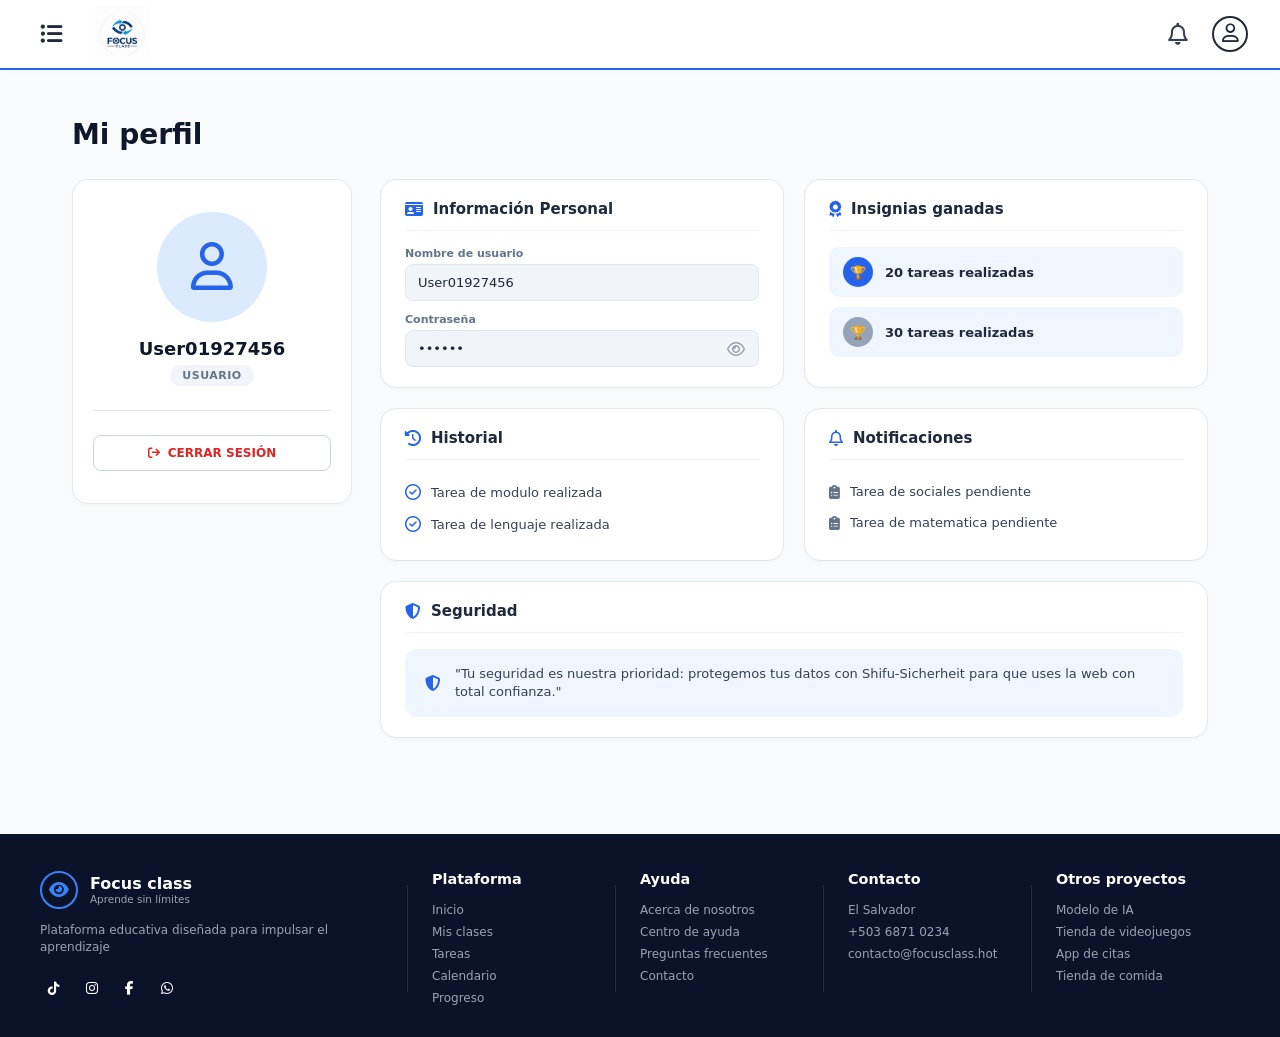
<file: html/perfil.html>
<!DOCTYPE html>
<html lang="en">
<head>
    <meta charset="UTF-8">
    <meta name="viewport" content="width=device-width, initial-scale=1.0">
    <link rel="stylesheet" href="https://cdnjs.cloudflare.com/ajax/libs/font-awesome/6.4.0/css/all.min.css">
    <link rel="stylesheet" href="/css/perfil.css">
    <link rel="stylesheet" href="/css/notificaciones.css">
    <script src="../javascript/usuario.js" defer></script>
    <script src="../javascript/script.js" defer></script>
    <script src="../javascript/materias.js" defer></script>
    <script src="../javascript/notificaciones.js" defer></script>
    <title>Focus Class-Perfil</title>
</head>
<body>
    <!-- Menú Desplegable Lateral (Sidebar Overlay) -->
    <aside class="sidebar" id="sidebar">
        <div class="sidebar-header">
            <button class="close-btn" id="closeSidebarBtn" aria-label="Cerrar menú">
                <i class="fa-solid fa-xmark"></i>
            </button>
        </div>
        <nav class="sidebar-nav">
            <ul>
                <li>
                    <a href="menu.html">
                        <i class="fa-solid fa-house"></i>
                        <span>Inicio</span>
                    </a>
                </li>
                <li>
                    <a href="Lenguaje.html">
                        <i class="fa-solid fa-book-open"></i>
                        <span>Lenguaje</span>
                    </a>
                </li>
                <li>
                    <a href="matematica.html">
                        <i class="fa-solid fa-calculator"></i>
                        <span>Matematica</span>
                    </a>
                </li>
                <li>
                    <a href="ciencias.html">
                        <i class="fa-solid fa-microscope"></i>
                        <span>Ciencia</span>
                    </a>
                </li>
                <li>
                    <a href="historia.html">
                        <i class="fa-solid fa-earth-americas"></i>
                        <span>Sociales</span>
                    </a>
                </li>
                <li>
                    <a href="ingles.html">
                        <i class="fa-solid fa-language"></i>
                        <span>Ingles</span>
                    </a>
                </li>
            </ul>
        </nav>
    </aside>

    <!-- Overlay oscuro al abrir el menú -->
    <div class="sidebar-backdrop" id="sidebarBackdrop"></div>

    <!-- Barra de Navegación Superior (Header) -->
    <header class="navbar">
        <div class="nav-left">
            <button class="menu-btn" id="openSidebarBtn" aria-label="Abrir menú">
                <i class="fa-solid fa-list-ul"></i>
            </button>
            <a href="menu.html" class="logo-container">
                <img src="../assets/img/logo.png" alt="Focus Class" class="logo-img">
            </a>
        </div>

        <div class="nav-right">
            <div class="notification-wrap">
                <button class="icon-btn" id="notificationBtn" aria-label="Notificaciones">
                    <i class="fa-regular fa-bell"></i>
                </button>
                <div class="notification-dropdown" id="notificationDropdown">
                    <div class="notification-title">Notificaciones</div>
                    <div class="notification-empty">
                        <i class="fa-regular fa-bell-slash"></i>
                        <p>No hay nuevas notificaciones</p>
                    </div>
                </div>
            </div>
            <a href="perfil.html" class="user-menu" style="text-decoration:none;color:inherit;">
                <div class="user-avatar-small">
                    <i class="fa-regular fa-user"></i>
                </div>
            </a>
        </div>
    </header>
    <main class="main-container">
  <h1 class="page-title">Mi perfil</h1>

  <div class="profile-grid">
    
    <aside class="profile-card">
      <div class="avatar-container">
        <div class="avatar-icon">
          <i class="fa-regular fa-user"></i>
        </div>
      </div>
      <h2 class="username" id="perfilNombre">User01927456</h2>
      <span class="user-role">USUARIO</span>
      
      <hr class="divider">
      
      <a href="../index.html" class="btn-logout" id="btnCerrarSesion" style="text-decoration:none;">
        <i class="fa-solid fa-arrow-right-from-bracket"></i> CERRAR SESIÓN
      </a>
    </aside>

    <div class="profile-content">
      
      <div class="profile-row-two">
        
        <section class="panel">
          <div class="panel-header">
            <i class="fa-solid fa-id-card icon-blue"></i>
            <h2>Información Personal</h2>
          </div>
          <div class="form-group">
            <label>Nombre de usuario</label>
            <input type="text" id="perfilUsuarioInput" value="User01927456" readonly class="input-field">
          </div>
          <div class="form-group">
            <label>Contraseña</label>
            <div class="password-wrapper">
              <input type="password" id="perfilContrasenaInput" value="123456" readonly class="input-field">
              <button type="button" class="password-toggle" id="toggleContrasenaPerfil" aria-label="Mostrar contraseña">
                <i class="fa-regular fa-eye"></i>
              </button>
            </div>
          </div>
        </section>

        <section class="panel">
          <div class="panel-header">
            <i class="fa-solid fa-award icon-blue"></i>
            <h2>Insignias ganadas</h2>
          </div>
          <div class="badge-item">
            <span class="badge-icon icon-blue-bg">🏆</span>
            <span class="badge-text">20 tareas realizadas</span>
          </div>
          <div class="badge-item">
            <span class="badge-icon icon-grey-bg">🏆</span>
            <span class="badge-text">30 tareas realizadas</span>
          </div>
        </section>

      </div>

      <div class="profile-row-two">
        
        <section class="panel">
          <div class="panel-header">
            <i class="fa-solid fa-clock-rotate-left icon-blue"></i>
            <h2>Historial</h2>
          </div>
          <ul class="activity-list">
            <li>
              <i class="fa-regular fa-circle-check icon-check"></i>
              <span>Tarea de modulo realizada</span>
            </li>
            <li>
              <i class="fa-regular fa-circle-check icon-check"></i>
              <span>Tarea de lenguaje realizada</span>
            </li>
          </ul>
        </section>

        <section class="panel">
          <div class="panel-header">
            <i class="fa-regular fa-bell icon-blue"></i>
            <h2>Notificaciones</h2>
          </div>
          <ul class="activity-list">
            <li>
              <i class="fa-solid fa-clipboard-list icon-clip"></i>
              <span>Tarea de sociales pendiente</span>
            </li>
            <li>
              <i class="fa-solid fa-clipboard-list icon-clip"></i>
              <span>Tarea de matematica pendiente</span>
            </li>
          </ul>
        </section>

      </div>

      <div class="profile-row-one">
        <section class="panel">
          <div class="panel-header">
            <i class="fa-solid fa-shield-halved icon-blue"></i>
            <h2>Seguridad</h2>
          </div>
          <div class="security-banner">
            <i class="fa-solid fa-shield-halved icon-blue"></i>
            <p>"Tu seguridad es nuestra prioridad: protegemos tus datos con Shifu-Sicherheit para que uses la web con total confianza."</p>
          </div>
        </section>
      </div>

    </div>

  </div>
</main>
<footer class="footer">
    <div class="footer-container">
      
      <div class="footer-col brand-col">
        <div class="footer-logo">
          <i class="fa-solid fa-eye footer-logo-icon"></i>
          <div>
            <h3 class="footer-brand-title">Focus class</h3>
            <p class="footer-brand-sub">Aprende sin límites</p>
          </div>
        </div>
        <p class="footer-description">
          Plataforma educativa diseñada para impulsar el aprendizaje
        </p>
        <div class="social-icons-row">
          <a href="#" class="social-icon" aria-label="TikTok"><i class="fa-brands fa-tiktok"></i></a>
          <a href="#" class="social-icon" aria-label="Instagram"><i class="fa-brands fa-instagram"></i></a>
          <a href="#" class="social-icon" aria-label="Facebook"><i class="fa-brands fa-facebook-f"></i></a>
          <a href="#" class="social-icon" aria-label="WhatsApp"><i class="fa-brands fa-whatsapp"></i></a>
        </div>
      </div>

      <div class="footer-col">
        <h4>Plataforma</h4>
        <ul>
          <li><a href="#">Inicio</a></li>
          <li><a href="#">Mis clases</a></li>
          <li><a href="#">Tareas</a></li>
          <li><a href="#">Calendario</a></li>
          <li><a href="#">Progreso</a></li>
        </ul>
      </div>

      <div class="footer-col">
        <h4>Ayuda</h4>
        <ul>
          <li><a href="#">Acerca de nosotros</a></li>
          <li><a href="#">Centro de ayuda</a></li>
          <li><a href="#">Preguntas frecuentes</a></li>
          <li><a href="#">Contacto</a></li>
        </ul>
      </div>

      <div class="footer-col">
        <h4>Contacto</h4>
        <ul>
          <li>El Salvador</li>
          <li>+503 6871 0234</li>
          <li>contacto@focusclass.hot</li>
        </ul>
      </div>

      <div class="footer-col">
        <h4>Otros proyectos</h4>
        <ul>
          <li><a href="#">Modelo de IA</a></li>
          <li><a href="#">Tienda de videojuegos</a></li>
          <li><a href="#">App de citas</a></li>
          <li><a href="#">Tienda de comida</a></li>
        </ul>
      </div>

    </div>
  </footer>
</body>
</html>
</file>
<file: css/estilo.css>
/* ==========================================================================
   RESET & CONFIGURACIÓN GLOBAL
   ========================================================================== */
* {
    margin: 0;
    padding: 0;
    box-sizing: border-box;
}

:root {
    --primary-blue: #2563eb;
    --primary-blue-hover: #1d4ed8;
    --secondary-blue: #60a5fa;
    --light-blue-bg: #eef4ff;
    --border-blue: #3b82f6;
    --bg-gray: #ecefe6;
    --bg-main: #f0f2f5;
    --card-bg: #ffffff;
    --text-main: #1f2937;
    --text-muted: #6b7280;
    --text-light: #9ca3af;
    --footer-bg: #0b1a2d;
    --border-color: #d1d5db;
    --font-family: 'Poppins', sans-serif;
}

body {
    font-family: var(--font-family);
    background-color: var(--bg-main);
    color: var(--text-main);
    line-height: 1.5;
    min-height: 100vh;
    display: flex;
    flex-direction: column;
}

/* ==========================================================================
   BARRA DE NAVEGACIÓN SUPERIOR (HEADER)
   ========================================================================== */
.navbar {
    background-color: #ffffff;
    height: 70px;
    padding: 0 2rem;
    display: flex;
    align-items: center;
    justify-content: flex-start;
    gap: 1.5rem;
    border-bottom: 2px solid var(--primary-blue);
    position: sticky;
    top: 0;
    z-index: 100;
    box-shadow: 0 2px 4px rgba(0,0,0,0.02);
}

.menu-btn {
    background: none;
    border: none;
    font-size: 1.6rem;
    color: #1f2937;
    cursor: pointer;
    padding: 0.5rem;
    display: flex;
    align-items: center;
    justify-content: center;
    transition: color 0.2s ease;
}

.menu-btn:hover {
    color: var(--primary-blue);
}

/* Logo Focus Class */
.contenedor-imagen {
    display: flex; 
    align-items: center;  
    gap: 0.75rem;
    text-decoration: none;
    border-radius: 10px solid black;
}
.logo{
    width: 65px;
    height: 65px;
    display: flex;
    justify-content: flex-start;
    color: #2563eb;
    font-size: 1.4rem;
    background: #ffffff;
    box-shadow: 0 2px 5px rgba(37, 99, 235, 0.15);
}
.brand-title {
    font-weight: 800;
    font-size: 1rem;
    color: #1d3557;
    letter-spacing: 1px;
}

.brand-sub {
    font-weight: 500;
    font-size: 0.65rem;
    color: #1d3557;
    letter-spacing: 2px;
}

/* Sección Derecha Header */
.nav-right {
    display: flex;
    align-items: center;
    gap: 1.5rem;
    margin-left: auto;
}

.icon-btn {
    background: none;
    border: none;
    font-size: 1.4rem;
    color: #374151;
    cursor: pointer;
    position: relative;
}

.user-menu {
    display: flex;
    align-items: center;
    gap: 0.5rem;
    cursor: pointer;
    user-select: none;
}

.user-avatar-small {
    width: 36px;
    height: 36px;
    border-radius: 50%;
    border: 2px solid #1f2937;
    display: flex;
    align-items: center;
    justify-content: center;
    font-size: 1.2rem;
    color: #1f2937;
}

.user-name {
    font-weight: 600;
    font-size: 0.95rem;
    color: #1f2937;
}

.arrow-icon {
    font-size: 0.75rem;
    color: #6b7280;
}

/* ==========================================================================
   MENÚ DESPLEGABLE LATERAL (SIDEBAR OVERLAY - IMAGE 2)
   ========================================================================== */
.sidebar {
    position: fixed;
    top: 0;
    left: -260px;
    width: 240px;
    height: 100vh;
    background-color: #ffffff;
    z-index: 1001;
    box-shadow: 4px 0 15px rgba(0, 0, 0, 0.1);
    transition: left 0.3s ease-in-out;
    border-right: 1px solid #d1d5db;
    display: flex;
    flex-direction: column;
}

.sidebar.active {
    left: 0;
}

.sidebar-header {
    padding: 1rem;
    border-bottom: 1px solid #e5e7eb;
    display: flex;
    align-items: center;
}

.close-btn {
    background: none;
    border: none;
    font-size: 2rem;
    color: #2c3e50;
    cursor: pointer;
    line-height: 1;
}

.sidebar-nav {
    flex: 1;
    overflow-y: auto;
}

.sidebar-nav ul {
    list-style: none;
}

.sidebar-nav li {
    border-bottom: 1px solid #e5e7eb;
}

.sidebar-nav a {
    display: flex;
    align-items: center;
    gap: 1.25rem;
    padding: 1.2rem 1.5rem;
    text-decoration: none;
    color: #1f2937;
    font-weight: 700;
    font-size: 1.1rem;
    transition: background-color 0.2s ease, color 0.2s ease;
}

.sidebar-nav a i {
    font-size: 1.5rem;
    width: 28px;
    text-align: center;
    color: #374151;
}

.sidebar-nav a:hover {
    background-color: #f3f4f6;
    color: var(--primary-blue);
}

.sidebar-nav a:hover i {
    color: var(--primary-blue);
}

/* Backdrop para cerrar al hacer clic afuera */
.sidebar-backdrop {
    position: fixed;
    top: 0;
    left: 0;
    width: 100vw;
    height: 100vh;
    background: rgba(0,0,0,0.3);
    z-index: 1000;
    opacity: 0;
    visibility: hidden;
    transition: opacity 0.3s ease, visibility 0.3s ease;
}

.sidebar-backdrop.active {
    opacity: 1;
    visibility: visible;
}

/* ==========================================================================
   CONTENIDO PRINCIPAL Y GRID LAYOUT
   ========================================================================== */
.main-container {
    max-width: 1300px;
    margin: 0 auto;
    padding: 2.5rem 1.5rem;
    flex: 1;
    width: 100%;
}

.dashboard-grid {
    display: grid;
    grid-template-columns: 280px 1fr 310px;
    gap: 2rem;
    align-items: start;
}

/* --- Columna 1: Información --- */
.info-section {
    display: flex;
    flex-direction: column;
    gap: 1.5rem;
}

.main-title {
    font-size: 2.2rem;
    font-weight: 800;
    color: #1e293b;
    line-height: 1.15;
}

.highlight-blue {
    color: #2563eb;
}

.main-subtitle {
    font-size: 0.9rem;
    color: #4b5563;
    line-height: 1.4;
}

.feature-list {
    display: flex;
    flex-direction: column;
    gap: 1rem;
    margin-top: 0.5rem;
}

.feature-item {
    display: flex;
    align-items: flex-start;
    gap: 0.85rem;
    background: transparent;
}

.feature-icon {
    width: 36px;
    height: 36px;
    border-radius: 8px;
    background-color: #dbeafe;
    color: #2563eb;
    display: flex;
    align-items: center;
    justify-content: center;
    font-size: 0.95rem;
    flex-shrink: 0;
    margin-top: 2px;
}

.feature-content h3 {
    font-size: 0.88rem;
    font-weight: 700;
    color: #1f2937;
    margin-bottom: 2px;
}

.feature-content p {
    font-size: 0.72rem;
    color: #6b7280;
    line-height: 1.3;
}

/* --- Columna 2: Banner Central e Ilustración --- */
.banner-section {
    display: flex;
    flex-direction: column;
    align-items: center;
    gap: 1rem;
}

/* INICIO CAMBIO CARRUSEL Y BANNER */
.banner-card {
    width: 100%;
    border-radius: 16px;
    overflow: hidden;
    box-shadow: 0 4px 12px rgba(0,0,0,0.06);
    background: #ffffff;
}

/* Imagen principal con mayor altura/tamaño */
.hero-img {
    width: 100%;
    height: 380px; /* Tamaño más grande para la imagen */
    object-fit: cover;
    display: block;
}

/* Estilos para las diapositivas del carrusel */
.carousel-container {
    width: 100%;
    display: flex;
    flex-direction: column;
    gap: 1rem;
    margin-left: 2.7rem;
}

.carousel-slide {
    display: none; /* Oculta las diapositivas inactivas */
    width: 100%;
}

.carousel-slide.active {
    display: flex; /* Muestra la diapositiva activa */
    flex-direction: column;
    gap: 1rem;
    transform: translateX(-1.2rem); /* Desplaza el bloque imagen + frase a la izquierda */
    animation: fadeIn 0.4s ease-in-out; /* Animación suave al cambiar */
}

@keyframes fadeIn {
    from { opacity: 0.4; }
    to { opacity: 1; }
}

.quote-banner {
    width: 100%;
    background-color: #70a5ff;
    color: #ffffff;
    border-radius: 12px;
    padding: 0.9rem 1.2rem;
    display: flex;
    align-items: center;
    justify-content: center;
    gap: 1rem;
    box-shadow: 0 4px 10px rgba(37, 99, 235, 0.2);
    border: 1px solid #3b82f6;
    
}

.quote-icon {
    font-size: 1.5rem;
}

.quote-text {
    font-weight: 600;
    font-size: 0.95rem;
    text-align: center;
}

.carousel-dots {
    display: flex;
    gap: 0.5rem;
    margin: 0.2rem 0;
}

.dot {
    width: 8px;
    height: 8px;
    border-radius: 50%;
    background-color: #6b7280;
    cursor: pointer; /* Permite hacer clic en los puntos */
    transition: background-color 0.3s ease, transform 0.2s ease;
}

.dot:hover {
    transform: scale(1.3);
}

.dot.active {
    background-color: #2563eb;
}
/* FIN CAMBIO CARRUSEL Y BANNER */

/* Tarjeta de Pasos Inferior */
.steps-card {
    width: 100%;
    background-color: #ffffff;
    border-radius: 20px;
    padding: 1.2rem 1rem;
    display: grid;
    grid-template-columns: repeat(3, 1fr);
    gap: 0.75rem;
    box-shadow: 0 4px 15px rgba(0,0,0,0.03);
}

.step-item {
    display: flex;
    flex-direction: column;
    align-items: center;
    text-align: center;
    position: relative;
}

.step-badge {
    width: 22px;
    height: 22px;
    border-radius: 50%;
    background-color: #dbeafe;
    color: #2563eb;
    font-size: 0.75rem;
    font-weight: 700;
    display: flex;
    align-items: center;
    justify-content: center;
    margin-bottom: 0.4rem;
}

.step-icon-box {
    width: 45px;
    height: 38px;
    background-color: #eef2ff;
    border-radius: 8px;
    display: flex;
    align-items: center;
    justify-content: center;
    font-size: 1.1rem;
    color: #1f2937;
    position: relative;
    margin-bottom: 0.5rem;
}

.plus-badge {
    position: absolute;
    top: -4px;
    right: -4px;
    background-color: #2563eb;
    color: white;
    width: 14px;
    height: 14px;
    border-radius: 50%;
    font-size: 0.65rem;
    display: flex;
    align-items: center;
    justify-content: center;
    font-weight: bold;
}

.notification-badge {
    position: absolute;
    top: -4px;
    right: -4px;
    background-color: #ef4444;
    color: white;
    width: 14px;
    height: 14px;
    border-radius: 50%;
    font-size: 0.65rem;
    display: flex;
    align-items: center;
    justify-content: center;
    font-weight: bold;
}

.step-item h4 {
    font-size: 0.78rem;
    font-weight: 700;
    color: #1f2937;
    margin-bottom: 3px;
}

.step-item p {
    font-size: 0.65rem;
    color: #6b7280;
    line-height: 1.25;
}

/* --- Columna 3: Tarjeta de Login --- */
.login-section {
    width: 100%;
}

.login-card {
    background-color: #ffffff;
    border-radius: 20px;
    padding: 2rem 1.5rem;
    box-shadow: 0 10px 25px rgba(0, 0, 0, 0.05);
    display: flex;
    flex-direction: column;
    align-items: center;
}

/* --- Pestañas "Iniciar sesión" / "Crear cuenta" --- */
.auth-tabs {
    display: flex;
    width: 100%;
    background-color: #f3f4f6;
    border-radius: 10px;
    padding: 0.25rem;
    margin-bottom: 1.25rem;
}

.auth-tab {
    flex: 1;
    border: none;
    background: transparent;
    padding: 0.55rem 0.5rem;
    border-radius: 8px;
    font-size: 0.8rem;
    font-weight: 600;
    color: #6b7280;
    cursor: pointer;
    transition: all 0.2s ease;
    font-family: inherit;
}

.auth-tab.active {
    background-color: #ffffff;
    color: var(--primary-blue);
    box-shadow: 0 2px 6px rgba(0, 0, 0, 0.08);
}

/* Enlace para alternar entre crear cuenta e iniciar sesión */
.auth-switch {
    display: block;
    width: 100%;
    text-align: center;
    font-size: 0.8rem;
    font-weight: 600;
    color: var(--primary-blue);
    text-decoration: none;
    margin-top: 0.35rem;
}

.auth-switch:hover {
    text-decoration: underline;
}

.login-avatar-circle {
    width: 64px;
    height: 64px;
    border-radius: 50%;
    background-color: #eff6ff;
    color: #2563eb;
    display: flex;
    align-items: center;
    justify-content: center;
    font-size: 1.8rem;
    margin-bottom: 1.5rem;
}

.login-form {
    width: 100%;
    display: flex;
    flex-direction: column;
    gap: 1rem;
}

.login-message {
    font-size: 0.8rem;
    font-weight: 600;
    margin: 0;
    min-height: 1.2em;
}

.login-message.error {
    color: #dc2626;
}

.input-group {
    position: relative;
    width: 100%;
}

.input-icon {
    position: absolute;
    left: 1rem;
    top: 50%;
    transform: translateY(-50%);
    color: #9ca3af;
    font-size: 0.9rem;
}

.input-group input {
    width: 100%;
    padding: 0.75rem 1rem 0.75rem 2.5rem;
    border: 1px solid #e5e7eb;
    border-radius: 10px;
    font-size: 0.82rem;
    font-family: inherit;
    outline: none;
    transition: border-color 0.2s ease;
}

/* Botón para mostrar/ocultar la contraseña */
.password-toggle {
    position: absolute;
    right: 0.9rem;
    top: 50%;
    transform: translateY(-50%);
    background: none;
    border: none;
    cursor: pointer;
    color: #9ca3af;
    font-size: 1rem;
    padding: 0.2rem;
    display: flex;
    align-items: center;
    justify-content: center;
    transition: color 0.2s ease;
}

.password-toggle:hover {
    color: var(--primary-blue);
}

/* Más espacio a la derecha en los inputs con botón de ojo */
.input-group input[type="password"] {
    padding-right: 2.6rem;
}

.input-group input:focus {
    border-color: var(--primary-blue);
}

/* Box de reCAPTCHA */
.recaptcha-box {
    background-color: #f9fafb;
    border: 1px solid #e5e7eb;
    border-radius: 8px;
    padding: 0.6rem 0.8rem;
    display: flex;
    align-items: center;
    justify-content: space-between;
    margin-top: 0.2rem;
}

.recaptcha-checkbox {
    display: flex;
    align-items: center;
    gap: 0.6rem;
    cursor: pointer;
    user-select: none;
}

.recaptcha-checkbox input {
    width: 18px;
    height: 18px;
    accent-color: var(--primary-blue);
    cursor: pointer;
}

.recaptcha-text {
    font-size: 0.75rem;
    color: #4b5563;
}

.recaptcha-logo {
    display: flex;
    flex-direction: column;
    align-items: center;
    font-size: 0.55rem;
    color: #9ca3af;
}

.recaptcha-logo i {
    font-size: 1rem;
    color: #000;
}

.btn-primary {
    background-color: #2563eb;
    color: #ffffff;
    border: none;
    padding: 0.75rem;
    border-radius: 10px;
    font-weight: 600;
    font-size: 0.9rem;
    cursor: pointer;
    transition: background-color 0.2s ease;
    width: 100%;
}

.btn-primary:hover {
    background-color: var(--primary-blue-hover);
}

.divider {
    display: flex;
    align-items: center;
    text-align: center;
    margin: 0.5rem 0;
}

.divider::before,
.divider::after {
    content: '';
    flex: 1;
    border-bottom: 1px solid #e5e7eb;
}

.divider span {
    padding: 0 0.5rem;
    font-size: 0.68rem;
    color: #9ca3af;
}

.social-login {
    display: flex;
    justify-content: center;
    gap: 1rem;
}

.social-btn {
    width: 36px;
    height: 36px;
    border-radius: 8px;
    border: 1px solid #e5e7eb;
    background-color: #ffffff;
    display: flex;
    align-items: center;
    justify-content: center;
    font-size: 1.1rem;
    cursor: pointer;
    transition: background-color 0.2s ease;
}

.social-btn:hover {
    background-color: #f9fafb;
}

.forgot-password {
    text-align: center;
    font-size: 0.75rem;
    color: #2563eb;
    text-decoration: none;
    margin-top: 0.2rem;
    font-weight: 600;
}

.forgot-password:hover {
    text-decoration: underline;
}

/* ==========================================================================
   PIE DE PÁGINA (FOOTER)
   ========================================================================== */
.footer {
    background-color: var(--footer-bg);
    color: #ffffff;
    padding: 2.3rem 1.5rem 2rem 1.5rem;
    margin-top: 1rem;
}

.footer-container {
    max-width: 1200px;
    margin: 0 auto;
    display: grid;
    grid-template-columns: 1.4fr 1fr 1fr 1fr 1fr;
    gap: 1.5rem;
}

.footer-col {
    position: relative;
    padding-right: 0.5rem;
}

.footer-col:not(:last-child)::after {
    content: '';
    position: absolute;
    right: 0;
    top: 10%;
    height: 80%;
    width: 1px;
    background-color: rgba(255, 255, 255, 0.1);
}

.brand-col {
    padding-right: 1.5rem;
}

.footer-logo {
    display: flex;
    align-items: center;
    gap: 0.75rem;
    margin-bottom: 0.8rem;
}

.footer-logo-icon {
    width: 38px;
    height: 38px;
    border-radius: 50%;
    border: 2px solid #3b82f6;
    display: flex;
    align-items: center;
    justify-content: center;
    color: #3b82f6;
    font-size: 1.1rem;
}

.footer-brand-title {
    font-size: 1rem;
    font-weight: 700;
    line-height: 1.1;
}

.footer-brand-sub {
    font-size: 0.65rem;
    color: #9ca3af;
}

.footer-description {
    font-size: 0.75rem;
    color: #9ca3af;
    line-height: 1.4;
    margin-bottom: 1.2rem;
}

.social-icons-row {
    display: flex;
    gap: 0.6rem;
}

.social-icon {
    width: 28px;
    height: 28px;
    border-radius: 50%;
    display: flex;
    align-items: center;
    justify-content: center;
    color: white;
    text-decoration: none;
    font-size: 0.85rem;
}

.social-icon.tiktok { background-color: #000000; }
.social-icon.instagram { background-color: #e1306c; }
.social-icon.facebook { background-color: #1877f2; }
.social-icon.whatsapp { background-color: #25d366; }

.footer-col h4 {
    font-size: 0.9rem;
    font-weight: 700;
    margin-bottom: 1rem;
    color: #ffffff;
}

.footer-col ul {
    list-style: none;
    display: flex;
    flex-direction: column;
    gap: 0.5rem;
}

.footer-col ul li,
.footer-col ul li a {
    font-size: 0.75rem;
    color: #9ca3af;
    text-decoration: none;
    transition: color 0.2s ease;
}

.footer-col ul li a:hover {
    color: #ffffff;
}

/* ==========================================================================
   RESPONSIVE (ADAPTACIÓN A PANTALLAS PEQUEÑAS)
   ========================================================================== */
@media (max-width: 1024px) {
    .dashboard-grid {
        grid-template-columns: 1fr;
    }

    .footer-container {
        grid-template-columns: 1fr 1fr;
    }

    .footer-col::after {
        display: none;
    }
}

@media (max-width: 640px) {
    .footer-container {
        grid-template-columns: 1fr;
    }

    .steps-card {
        grid-template-columns: 1fr;
    }
}
</file>
<file: css/notificaciones.css>
/* ==========================================================================
   DESPLEGABLE DE NOTIFICACIONES (HEADER)
   ========================================================================== */
.notification-wrap {
    position: relative;
    display: inline-flex;
}

.notification-btn {
    position: relative;
}

.notification-dropdown {
    position: absolute;
    top: calc(100% + 12px);
    right: 0;
    width: 300px;
    max-width: calc(100vw - 2rem);
    background-color: #ffffff;
    border-radius: 12px;
    border: 1px solid #e5e7eb;
    box-shadow: 0 8px 24px rgba(0, 0, 0, 0.12);
    overflow: hidden;
    opacity: 0;
    visibility: hidden;
    transform: translateY(-8px);
    transition: opacity 0.2s ease, transform 0.2s ease, visibility 0.2s ease;
    z-index: 300;
}

.notification-dropdown.open {
    opacity: 1;
    visibility: visible;
    transform: translateY(0);
}

.notification-title {
    padding: 0.9rem 1.1rem;
    font-weight: 600;
    font-size: 0.95rem;
    color: #1d3557;
    border-bottom: 1px solid #eef0f3;
    background-color: #fafbfc;
}

.notification-empty {
    padding: 2rem 1.2rem;
    display: flex;
    flex-direction: column;
    align-items: center;
    gap: 0.6rem;
    text-align: center;
}

.notification-empty i {
    font-size: 1.8rem;
    color: #cbd5e1;
}

.notification-empty p {
    margin: 0;
    font-size: 0.85rem;
    color: #6b7280;
}

@media (max-width: 480px) {
    .notification-dropdown {
        width: calc(100vw - 2rem);
        right: -1rem;
    }
}
</file>
<file: css/materias.css>
/* ==========================================================================
   1. VARIABLES GLOBALES Y RESET DE ESTILOS
   ========================================================================== */
* {
  margin: 0;
  padding: 0;
  box-sizing: border-box;
  font-family: 'Segoe UI', Tahoma, Geneva, Verdana, sans-serif;
}

/* Guardamos colores en variables para reutilizarlos en cualquier lugar */
:root {
  --bg-color: #e2e8f0;            /* Fondo gris claro de la pantalla */
  --navbar-bg: #ffffff;          /* Fondo blanco de barra superior */
  --card-bg: #ffffff;            /* Fondo blanco de tarjetas */
  --primary-blue: #2563eb;       /* Azul base de la marca */
  --primary-blue-hover: #1d4ed8; /* Azul más oscuro al pasar el mouse */
  --dark-navy: #0b132b;          /* Azul oscuro del footer */
  --text-dark: #1e293b;          /* Color principal del texto */
  --text-gray: #64748b;          /* Color secundario / fechas */
  --border-color: #cbd5e1;       /* Color de bordes */
  
  /* Colores uniformes para las materias */
  --color-math: #10b981;
  --color-science: #8b5cf6;
  --color-history: #f97316;
  --color-language: #ef4444;
  --color-english: #0ea5e9;
}

body {
  background-color: var(--bg-color);
  color: var(--text-dark);
  min-height: 100vh;
  display: flex;
  flex-direction: column;
}

/* ==========================================================================
   2. ENCABEZADO SUPERIOR (HEADER) Y SIDEBAR
   ========================================================================== */
.navbar {
    background-color: #ffffff;
    height: 70px;
    padding: 0 2rem;
    display: flex;
    align-items: center;
    justify-content: space-between;
    border-bottom: 2px solid var(--primary-blue);
    position: sticky;
    top: 0;
    z-index: 100;
    box-shadow: 0 2px 4px rgba(0,0,0,0.02);
}

.nav-left, .nav-right {
    display: flex;
    align-items: center;
    gap: 1.5rem;
}

.menu-btn, .icon-btn {
    background: none;
    border: none;
    font-size: 1.4rem;
    color: #1f2937;
    cursor: pointer;
    padding: 0.5rem;
    display: flex;
    align-items: center;
    justify-content: center;
    transition: color 0.2s ease;
}

.menu-btn:hover, .icon-btn:hover {
    color: var(--primary-blue);
}

.logo-container {
    display: flex;
    align-items: center;
    gap: 0.75rem;
    text-decoration: none;
    height: 100%;
}

.logo-icon {
    width: 38px;
    height: 38px;
    border-radius: 50%;
    background-color: #eff6ff;
    color: #2563eb;
    display: flex;
    align-items: center;
    justify-content: center;
    font-size: 1.1rem;
}

.logo-text {
    display: flex;
    flex-direction: column;
}

.brand-title {
    font-weight: 800;
    font-size: 1rem;
    color: #1d3557;
    letter-spacing: 1px;
}

.brand-sub {
    font-weight: 500;
    font-size: 0.65rem;
    color: #1d3557;
    letter-spacing: 2px;
}

.user-menu {
    display: flex;
    align-items: center;
    gap: 0.5rem;
    cursor: pointer;
    user-select: none;
}

.user-avatar-small {
    width: 36px;
    height: 36px;
    border-radius: 50%;
    border: 2px solid #1f2937;
    display: flex;
    align-items: center;
    justify-content: center;
    font-size: 1.2rem;
    color: #1f2937;
}

.logo-img {
    height: 100%;
    width: auto;
    object-fit: contain;
    max-height: 56px;
}

.user-name {
    font-weight: 600;
    font-size: 0.95rem;
    color: #1f2937;
}

.arrow-icon {
    font-size: 0.75rem;
    color: #6b7280;
}

/* Sidebar */
.sidebar {
    position: fixed;
    top: 0;
    left: -260px;
    width: 240px;
    height: 100vh;
    background-color: #ffffff;
    z-index: 1001;
    box-shadow: 4px 0 15px rgba(0, 0, 0, 0.1);
    transition: left 0.3s ease-in-out;
    border-right: 1px solid #d1d5db;
    display: flex;
    flex-direction: column;
}

.sidebar.active {
    left: 0;
}

.sidebar-header {
    padding: 1rem;
    border-bottom: 1px solid #e5e7eb;
    display: flex;
    align-items: center;
    justify-content: flex-end;
}

.close-btn {
    background: none;
    border: none;
    font-size: 2rem;
    color: #2c3e50;
    cursor: pointer;
    line-height: 1;
}

.sidebar-nav {
    flex: 1;
    overflow-y: auto;
}

.sidebar-nav ul {
    list-style: none;
}

.sidebar-nav li {
    border-bottom: 1px solid #e5e7eb;
}

.sidebar-nav a {
    display: flex;
    align-items: center;
    gap: 1.25rem;
    padding: 1.2rem 1.5rem;
    text-decoration: none;
    color: #1f2937;
    font-weight: 700;
    font-size: 1.1rem;
    transition: background-color 0.2s ease, color 0.2s ease;
}

.sidebar-nav a i {
    font-size: 1.5rem;
    width: 28px;
    text-align: center;
    color: #374151;
}

.sidebar-nav a:hover {
    background-color: #f3f4f6;
    color: var(--primary-blue);
}

.sidebar-nav a:hover i {
    color: var(--primary-blue);
}

.sidebar-backdrop, .sidebar-overlay {
    position: fixed;
    top: 0;
    left: 0;
    width: 100vw;
    height: 100vh;
    background: rgba(0,0,0,0.3);
    z-index: 1000;
    opacity: 0;
    visibility: hidden;
    transition: opacity 0.3s ease, visibility 0.3s ease;
}

.sidebar-backdrop.active, .sidebar-overlay.active {
    opacity: 1;
    visibility: visible;
}

/* ==========================================================================
   3. BANNER AMARILLO (MATERIA)
   ========================================================================== */
.main-container {
  max-width: 1400px ;
  margin: 24px auto;
  padding: 0 20px;
  flex: 1; /* Se expande para ocupar el alto disponible y pegar el footer abajo */
  width: 100%;
}


.banner-ingles .banner-text h1,
.banner-ingles .banner-text p { color: #ffffff !important; }
.banner {
  border-radius: 16px;
  padding: 24px 32px;
  display: flex;
  align-items: center;
  gap: 16px;
  margin-top: 24px !important;   
  margin-bottom: 24px !important;
  
}

.banner-icon {
  background: rgba(255, 255, 255, 0.2);
  padding: 12px;
  border-radius: 12px;
  font-size: 26px;
  display: flex;
  align-items: center;
  justify-content: center;
}

.banner-text h1 {
  font-size: 28px;
  font-weight: 800;
  margin-bottom: 2px;
}

.banner-text p {
  font-size: 13px;
}

/* ==========================================================================
   COLORES ESPECÍFICOS POR MATERIA
   ========================================================================== */

/* 1. Matemática (Amarillo) */
.banner-matematica {
  background-color: #ffd600 !important;
}
.banner-matematica .banner-text h1 { color: #1e293b !important; }
.banner-matematica .banner-text p { color: #475569 !important; }

/* 2. Ciencias Naturales (Verde Oscuro) */
.banner-ciencias {
  background-color: #166534 !important;
}
.banner-ciencias .banner-text h1,
.banner-ciencias .banner-text p { color: #ffffff !important; }

/* 3. Inglés (Azul) */
.banner-ingles {
  background-color: #001f3f !important;
}
/* 4. Lenguaje y Literatura (Rojo) */
.banner-lenguaje {
  background-color: #800 !important;
}
.banner-lenguaje .banner-text h1,
.banner-lenguaje .banner-text p { color: #ffffff !important; }

/* 5. Estudios Sociales / Historia (Naranja / Terracota) */
.banner-sociales {
  background-color: #00bfff !important;
}
.banner-sociales .banner-text h1,
.banner-sociales .banner-text p { color: #ffffff !important; }

/* Materias creadas por el usuario (fondo genérico, sin color personalizado) */
.banner-materia {
  background-image: url('../assets/img/imagen-generica.png');
  background-size: cover;
  background-position: center;
  position: relative;
}
.banner-materia .banner-text h1,
.banner-materia .banner-text p {
  color: #ffffff !important;
  text-shadow: 0 2px 6px rgba(0, 0, 0, 0.55);
}

/* El texto del nombre no debe meterse debajo del botón de eliminar materia */
.banner-materia .banner-text {
  min-width: 0;
  flex: 1;
  padding-right: 48px;
}

/* Botón para eliminar la materia creada desde su banner */
.banner-delete-btn {
  position: absolute;
  top: 16px;
  right: 16px;
  width: 32px;
  height: 32px;
  border: none;
  border-radius: 50%;
  background-color: rgba(255, 255, 255, 0.3);
  color: #ffffff;
  cursor: pointer;
  display: flex;
  align-items: center;
  justify-content: center;
  font-size: 0.9rem;
  transition: background-color 0.2s ease, color 0.2s ease, transform 0.2s ease;
  z-index: 5;
}

.banner-delete-btn:hover {
  background-color: #dc2626;
  color: #ffffff;
  transform: scale(1.1);
}

/* Mensaje mostrado cuando un panel no tiene tareas/exámenes todavía */
.empty-state {
  font-size: 12px;
  color: var(--text-gray);
  text-align: center;
  padding: 20px 0;
}

/* ==========================================================================
   4. GRID Y PANELES BLANCOS
   ========================================================================== */
.dashboard-grid {
  display: grid;
  grid-template-columns: 1fr 1fr;
  gap: 24px;
}

@media (max-width: 768px) {
  .dashboard-grid {
    grid-template-columns: 1fr;
  }
}

.panel {
  background-color: var(--card-bg);
  border-radius: 16px;
  padding: 20px;
  border: 1px solid var(--border-color);
  display: flex;
  flex-direction: column;
}

.panel-header {
  display: flex;
  justify-content: space-between;
  align-items: center;
  margin-bottom: 16px;
}

.panel-title {
  display: flex;
  align-items: center;
  gap: 8px;
}

.panel-title h2 {
  font-size: 16px;
  font-weight: 700;
  color: var(--text-dark);
}

.badge {
  background-color: #ffebee;
  color: #ef4444;
  font-size: 11px;
  font-weight: 600;
  padding: 4px 10px;
  border-radius: 12px;
}

/* ==========================================================================
   5. TARJETAS INDIVIDUALES (CARDS)
   ========================================================================== */
.card-list {
  display: flex;
  flex-direction: column;
  gap: 12px;
  margin-bottom: 16px;
  flex-grow: 1;
}

.card {
  background-color: #f8fafc;
  border-radius: 12px;
  padding: 14px 16px;
  display: flex;
  justify-content: space-between;
  align-items: flex-start;
  border: 1px solid #f1f5f9;
}

.card-left {
  display: flex;
  gap: 12px;
  align-items: flex-start;
}

.card-icon-file {
  color: #ef4444;
  font-size: 18px;
  margin-top: 2px;
}

.card-icon-brain {
  font-size: 16px;
  margin-top: 2px;
}

.card-info h3 {
  font-size: 13px;
  font-weight: 700;
  color: var(--text-dark);
  margin-bottom: 2px;
}

.card-info p {
  font-size: 11px;
  color: var(--text-gray);
}

.topics-heading {
  font-weight: 600;
  margin-top: 4px;
}

.topics-list {
  list-style-type: disc;
  padding-left: 16px;
  font-size: 11px;
  color: var(--text-gray);
  margin-top: 2px;
}

.card-right {
  display: flex;
  align-items: center;
  gap: 10px;
}

.card-date {
  display: flex;
  flex-direction: column;
  align-items: flex-end;
  color: #ef4444;
  font-size: 11px;
  font-weight: 700;
}

.card-date small {
  font-size: 9px;
  color: var(--text-gray);
  font-weight: 400;
}

.card-arrow {
  color: #94a3b8;
  font-size: 14px;
  cursor: pointer;
}

/* Botón pequeño para eliminar tarea/examen en las tarjetas de las páginas de materia */
.card-delete-btn {
  width: 26px;
  height: 26px;
  border: none;
  border-radius: 50%;
  background-color: rgba(239, 68, 68, 0.12);
  color: #dc2626;
  cursor: pointer;
  display: flex;
  align-items: center;
  justify-content: center;
  font-size: 0.8rem;
  flex-shrink: 0;
  transition: background-color 0.2s ease, color 0.2s ease, transform 0.2s ease;
}

.card-delete-btn:hover {
  background-color: #dc2626;
  color: #ffffff;
  transform: scale(1.1);
}

/* Botón para marcar/desmarcar una tarea como completada en las tarjetas */
.card-done-btn {
  width: 26px;
  height: 26px;
  border: none;
  border-radius: 50%;
  background-color: rgba(34, 197, 94, 0.12);
  color: #22c55e;
  cursor: pointer;
  display: flex;
  align-items: center;
  justify-content: center;
  font-size: 1rem;
  flex-shrink: 0;
  transition: background-color 0.2s ease, color 0.2s ease, transform 0.2s ease;
}

.card-done-btn:hover {
  background-color: #22c55e;
  color: #ffffff;
  transform: scale(1.1);
}

/* Tarea marcada como completada */
.card.task-completed {
  background-color: #f0fdf4;
  border-color: #bbf7d0;
}

.card.task-completed .card-icon-file {
  color: #16a34a;
}

.card.task-completed .card-info h3 {
  text-decoration: line-through;
  color: #16a34a;
}

.card.task-completed .card-date {
  color: #16a34a;
}

/* Rótulo que separa las tareas pendientes de las completadas */
.card-list--separator {
  font-size: 11px;
  font-weight: 700;
  text-transform: uppercase;
  letter-spacing: 0.6px;
  color: #22c55e;
  margin: 10px 0 2px;
  padding-top: 12px;
  border-top: 1px dashed #d1d5db;
}

.card-list--separator:first-child {
  margin-top: 0;
  padding-top: 0;
  border-top: none;
}

/* ==========================================================================
   6. BOTONES "AGREGAR"
   ========================================================================== */
.btn-add {
  width: 100%;
  display: block;
  text-align: center;
  text-decoration: none;
  background-color: #ffebee;
  color: #ef4444;
  border: none;
  padding: 11px;
  border-radius: 8px;
  font-weight: 600;
  font-size: 12px;
  cursor: pointer;
  transition: background-color 0.2s;
}

.btn-add:hover {
  background-color: #ffcdd2;
}

/* ==========================================================================
   PIE DE PÁGINA (FOOTER)
   ========================================================================== */
.footer {
    background-color: var(--dark-navy);
    color: #ffffff;
    padding: 2.3rem 1.5rem 2rem 1.5rem;
    margin-top: 1rem;
}

.footer-container {
    max-width: 1200px;
    margin: 0 auto;
    display: grid;
    grid-template-columns: 2fr repeat(4, 1fr);
    gap: 1.5rem;
}

.footer-col {
    position: relative;
    padding-right: 0.5rem;
}

.footer-col:not(:last-child)::after {
    content: '';
    position: absolute;
    right: 0;
    top: 10%;
    height: 80%;
    width: 1px;
    background-color: rgba(255, 255, 255, 0.1);
}

.brand-col {
    padding-right: 1.5rem;
}

.footer-logo {
    display: flex;
    align-items: center;
    gap: 0.75rem;
    margin-bottom: 0.8rem;
}

.footer-logo-icon {
    width: 30px;
    height: 30px;
    border-radius: 50%;
    border: 2px solid #3b82f6;
    display: flex;
    align-items: center;
    justify-content: center;
    color: #3b82f6;
    font-size: 1.1rem;
}

.footer-brand-title {
    font-size: 1rem;
    font-weight: 700;
    line-height: 1.1;
    color: #ffffff;
}

.footer-brand-sub {
    font-size: 0.65rem;
    color: #9ca3af;
}

.footer-description {
    font-size: 0.75rem;
    color: #9ca3af;
    line-height: 1.4;
    margin-bottom: 1.2rem;
}

.social-icons-row {
    display: flex;
    gap: 0.6rem;
}

.social-icon {
    width: 28px;
    height: 28px;
    border-radius: 50%;
    display: flex;
    align-items: center;
    justify-content: center;
    color: white;
    text-decoration: none;
    font-size: 0.85rem;
}

.social-icon.tiktok { background-color: #000000; }
.social-icon.instagram { background-color: #e1306c; }
.social-icon.facebook { background-color: #1877f2; }
.social-icon.whatsapp { background-color: #25d366; }

.footer-col h4 {
    font-size: 0.9rem;
    font-weight: 700;
    margin-bottom: 1rem;
    color: #ffffff;
}

.footer-col ul {
    list-style: none;
    display: flex;
    flex-direction: column;
    gap: 0.5rem;
}

.footer-col ul li,
.footer-col ul li a {
    font-size: 0.75rem;
    color: #9ca3af;
    text-decoration: none;
    transition: color 0.2s ease;
}

.footer-col ul li a:hover {
    color: #ffffff;
}

/* ==========================================================================
   RESPONSIVE (ADAPTACIÓN A PANTALLAS PEQUEÑAS)
   ========================================================================== */
@media (max-width: 1024px) {
    .dashboard-grid {
        grid-template-columns: 1fr;
    }

    .footer-container {
        grid-template-columns: 1fr 1fr;
    }

    .footer-col::after {
        display: none;
    }
}

@media (max-width: 768px) {
    .navbar {
        padding: 0 1rem;
    }

    .nav-left, .nav-right {
        gap: 0.75rem;
    }

    .user-name, .arrow-icon {
        display: none;
    }

    .main-container {
        padding: 0 12px;
        margin: 16px auto;
    }

    .banner {
        padding: 16px 20px;
    }

    .banner-icon {
        font-size: 20px;
        padding: 8px;
    }

    .banner-text h1 {
        font-size: 22px;
    }

    .panel {
        padding: 16px 12px;
    }
}

@media (max-width: 480px) {
    .navbar {
        height: 60px;
    }

    .logo-img {
        max-height: 44px;
    }

    .banner {
        flex-direction: column;
        text-align: center;
        gap: 10px;
        padding: 16px;
    }

    .banner-text h1 {
        font-size: 20px;
    }

    .banner-text p {
        font-size: 12px;
    }

    .panel-header {
        flex-direction: column;
        align-items: flex-start;
        gap: 8px;
    }

    .card {
        flex-direction: column;
        gap: 12px;
        align-items: stretch;
    }

    .card-right {
        justify-content: space-between;
        width: 100%;
    }

    .card-date {
        align-items: flex-start;
    }

    .card-info h3 {
        font-size: 13px;
        overflow-wrap: break-word;
    }

    .btn-add {
        font-size: 12px;
        padding: 12px;
    }

    .footer-container {
        grid-template-columns: 1fr;
        gap: 2rem;
    }

    .footer-col {
        padding-right: 0;
    }

    .brand-col {
        padding-right: 0;
    }
}
</file>
<file: css/context-menu.css>
/* ==========================================================================
   MENÚ CONTEXTUAL (clic derecho) PARA ELIMINAR
   Elementos creados por el usuario (materias, tareas, exámenes)
   ========================================================================== */
.context-menu {
    position: fixed;
    z-index: 9999;
    min-width: 180px;
    background-color: #ffffff;
    border: 1px solid var(--border-color, #cbd5e1);
    border-radius: 10px;
    box-shadow: 0 8px 24px rgba(0, 0, 0, 0.15);
    padding: 6px;
    font-family: 'Segoe UI', Tahoma, Geneva, Verdana, sans-serif;
    display: none;
}

.context-menu.visible {
    display: block;
}

.context-menu button {
    width: 100%;
    text-align: left;
    border: none;
    background: none;
    padding: 10px 12px;
    font-size: 13px;
    font-weight: 600;
    color: #dc2626;
    border-radius: 8px;
    cursor: pointer;
    display: flex;
    align-items: center;
    gap: 10px;
    transition: background-color 0.15s ease;
}

.context-menu button:hover {
    background-color: #fef2f2;
}
</file>
<file: css/materia.css>
/* =========================================
   VARIABLES GLOBALES PARA EL FOOTER
========================================= */
:root {
    --footer-bg: #0b1a2d;
    --primary-blue: #2563eb;
}

/* =========================================
   RESET
========================================= */
* {
    margin: 0;
    padding: 0;
    box-sizing: border-box;
    font-family: 'Inter', sans-serif;
}

body {
    background-color: #f4f5fc;
    display: flex;
    flex-direction: column;
    min-height: 100vh;
    overflow-x: hidden;
}

body.sidebar-open {
    overflow: hidden;
}

/* =========================================
   ENCABEZADO SUPERIOR (HEADER) TIPO CIENCIAS
========================================= */
.navbar {
    background-color: #ffffff;
    height: 70px;
    padding: 0 2rem;
    display: flex;
    align-items: center;
    justify-content: space-between;
    border-bottom: 2px solid var(--primary-blue);
    position: sticky;
    top: 0;
    z-index: 100;
    box-shadow: 0 2px 4px rgba(0,0,0,0.02);
}

.nav-left, .nav-right {
    display: flex;
    align-items: center;
    gap: 1.5rem;
}

.menu-btn, .icon-btn {
    background: none;
    border: none;
    font-size: 1.4rem;
    color: #1f2937;
    cursor: pointer;
    padding: 0.5rem;
    display: flex;
    align-items: center;
    justify-content: center;
    transition: color 0.2s ease;
}

.menu-btn:hover, .icon-btn:hover {
    color: var(--primary-blue);
}

.logo-container {
    display: flex;
    align-items: center;
    gap: 0.75rem;
    text-decoration: none;
    height: 100%;
}

.logo-img {
    height: 100%;
    width: auto;
    object-fit: contain;
    max-height: 56px;
}

.user-menu {
    display: flex;
    align-items: center;
    gap: 0.5rem;
    cursor: pointer;
    user-select: none;
}

.user-avatar-small {
    width: 36px;
    height: 36px;
    border-radius: 50%;
    border: 2px solid #1f2937;
    display: flex;
    align-items: center;
    justify-content: center;
    font-size: 1.2rem;
    color: #1f2937;
}

.user-name {
    font-weight: 600;
    font-size: 0.95rem;
    color: #1f2937;
}

.arrow-icon {
    font-size: 0.75rem;
    color: #6b7280;
}

/* =========================================
   SIDEBAR / MENÚ DESPLEGABLE
========================================= */
.sidebar {
    position: fixed;
    top: 0;
    left: -280px;
    width: min(280px, 85vw);
    height: 100vh;
    background-color: #ffffff;
    z-index: 120;
    box-shadow: 2px 0 10px rgba(0, 0, 0, 0.15);
    transition: left 0.3s ease;
    display: flex;
    flex-direction: column;
}

.sidebar.active {
    left: 0;
}

.sidebar-header {
    padding: 20px;
    display: flex;
    justify-content: flex-end;
    border-bottom: 1px solid #e5e7eb;
}

.close-btn {
    background: none;
    border: none;
    font-size: 1.5rem;
    color: #1f2937;
    cursor: pointer;
}

.sidebar-nav {
    flex: 1;
    overflow-y: auto;
}

.sidebar-nav ul {
    list-style: none;
    padding: 15px 0;
}

.sidebar-nav li a {
    display: flex;
    align-items: center;
    gap: 15px;
    padding: 14px 25px;
    color: #1f2937;
    text-decoration: none;
    font-weight: 600;
    font-size: 0.95rem;
    transition: background-color 0.2s ease, color 0.2s ease;
}

.sidebar-nav li a:hover {
    background-color: #f3f4f6;
    color: #2563eb;
}

.sidebar-nav li a i {
    font-size: 1.1rem;
    width: 24px;
    text-align: center;
}

.sidebar-backdrop {
    position: fixed;
    inset: 0;
    background: rgba(0, 0, 0, 0.35);
    z-index: 110;
    opacity: 0;
    visibility: hidden;
    transition: opacity 0.3s ease, visibility 0.3s ease;
}

.sidebar-backdrop.active {
    opacity: 1;
    visibility: visible;
}

/* =========================================
   CONTENIDO PRINCIPAL (MAIN) Y TARJETA
========================================= */
main {
    flex: 1;
    display: flex;
    justify-content: center;
    padding: 40px 20px;
}

.card {
    background-color: #ffffff;
    width: 100%;
    max-width: 900px;
    border-radius: 8px;
    padding: 40px;
    box-shadow: 0 4px 15px rgba(0,0,0,0.03);
    border: 1px solid #e0e4eb;
}

.card-header h1 {
    font-size: 22px;
    color: #222;
    margin-bottom: 5px;
}

.card-header p {
    font-size: 13px;
    color: #666;
    margin-bottom: 30px;
}

/* =========================================
   FORMULARIO Y COLUMNAS
========================================= */
.grid-container {
    display: grid;
    grid-template-columns: 1fr 1fr;
    gap: 40px;
    margin-bottom: 30px;
}

.form-group {
    margin-bottom: 20px;
}

.form-group label {
    display: block;
    font-size: 12px;
    font-weight: 600;
    color: #333;
    margin-bottom: 8px;
}

.form-group input, .form-group textarea {
    width: 100%;
    padding: 10px 12px;
    border: 1px solid #d1d5db;
    border-radius: 6px;
    font-size: 13px;
    color: #333;
    outline: none;
}

.form-group input::placeholder, .form-group textarea::placeholder {
    color: #a0aec0;
}

.form-group textarea {
    resize: none;
    height: 100px;
}

.form-group input:focus, .form-group textarea:focus {
    border-color: #0056d2;
}

/* =========================================
   SECCIÓN DE PERSONALIZACIÓN (DERECHA)
========================================= */
.icon-selector {
    display: flex;
    gap: 10px;
    margin-bottom: 25px;
}

.icon-btn {
    width: 40px;
    height: 40px;
    display: flex;
    align-items: center;
    justify-content: center;
    color: #555;
    cursor: pointer;
    font-size: 1.4rem;
}

.icon-btn.active {
    background-color: #0056d2;
    color: white;
    border-color: #0056d2;
}

.color-selector {
    display: flex;
    gap: 10px;
    margin-bottom: 25px;
}

.color-circle {
    width: 22px;
    height: 22px;
    border-radius: 50%;
    cursor: pointer;
}

.color-circle.active {
    border: 3px solid #ff007f;
    box-shadow: 0 0 0 2px #ffffff, 0 0 0 4px #ff007f;
    transform: scale(1.15);
}

/* Opción "sin margen": círculo blanco con una línea diagonal roja */
.color-circle--none {
    background-color: #ffffff;
    border: 1px dashed #9ca3af;
    position: relative;
}

.color-circle--none::after {
    content: '';
    position: absolute;
    left: 50%;
    top: 50%;
    width: 2px;
    height: 115%;
    background-color: #dc2626;
    transform: translate(-50%, -50%) rotate(45deg);
    border-radius: 2px;
}

.preview-container label {
    display: block;
    font-size: 12px;
    font-weight: 600;
    color: #333;
    margin-bottom: 8px;
}

.preview-card {
    width: 220px;
    height: 130px;
    border-radius: 12px;
    overflow: hidden;
    border: 1px solid #e0e4eb;
    box-shadow: 0 2px 5px rgba(0,0,0,0.05);
    position: relative;
}

/* Imagen genérica como fondo de todas las materias nuevas */
.preview-bg {
    position: absolute;
    inset: 0;
    background-image: url('../assets/img/imagen-generica.png');
    background-size: cover;
    background-position: center;
    z-index: 1;
}

.preview-overlay {
    position: relative;
    z-index: 2;
    height: 100%;
    display: flex;
    flex-direction: column;
    justify-content: flex-end;
    gap: 2px;
    padding: 12px;
    color: #ffffff;
    background: linear-gradient(to top, rgba(0, 0, 0, 0.65), transparent 70%);
}

/* Icono del color/logo elegido en la vista previa */
.preview-icon {
    position: absolute;
    top: 8px;
    right: 10px;
    z-index: 3;
    color: #ffffff;
    font-size: 1.2rem;
    text-shadow: 0 1px 3px rgba(0, 0, 0, 0.6);
}

.preview-materia {
    font-size: 14px;
    font-weight: 700;
    text-shadow: 0 1px 3px rgba(0, 0, 0, 0.5);
}

.preview-docente {
    font-size: 11px;
    font-weight: 600;
    opacity: 0.95;
}

.preview-desc {
    font-size: 10px;
    opacity: 0.9;
}

.char-counter {
    display: block;
    font-size: 11px;
    color: #9ca3af;
    margin-top: 4px;
    text-align: right;
}

/* =========================================
   BOTONES DE ACCIÓN (PIE DE TARJETA)
========================================= */
.card-actions {
    display: flex;
    justify-content: flex-end;
    gap: 15px;
    border-top: 1px solid #edf2f7;
    padding-top: 20px;
}

.btn {
    padding: 10px 20px;
    border-radius: 6px;
    font-size: 13px;
    font-weight: 500;
    cursor: pointer;
    border: none;
}

.btn-cancel {
    background-color: white;
    border: 1px solid #d1d5db;
    color: #4a5568;
}

.btn-save {
    background-color: #0056d2;
    color: white;
}

/* ==========================================================================
   PIE DE PÁGINA (FOOTER INTEGRADO)
   ========================================================================== */
.footer {
    background-color: var(--footer-bg);
    color: #ffffff;
    padding: 2.3rem 1.5rem 2rem 1.5rem;
    margin-top: 1rem;
}

.footer-container {
    max-width: 1200px;
    margin: 0 auto;
    display: grid;
    grid-template-columns: 2fr repeat(4, 1fr);
    gap: 1.5rem;
}

.footer-col {
    position: relative;
    padding-right: 0.5rem;
}

.footer-col:not(:last-child)::after {
    content: '';
    position: absolute;
    right: 0;
    top: 10%;
    height: 80%;
    width: 1px;
    background-color: rgba(255, 255, 255, 0.1);
}

.brand-col {
    padding-right: 1.5rem;
}

.footer-logo {
    display: flex;
    align-items: center;
    gap: 0.75rem;
    margin-bottom: 0.8rem;
}

.footer-logo-icon {
    width: 38px;
    height: 38px;
    border-radius: 50%;
    border: 2px solid #3b82f6;
    display: flex;
    align-items: center;
    justify-content: center;
    color: #3b82f6;
    font-size: 1.1rem;
}

.footer-brand-title {
    font-size: 1rem;
    font-weight: 700;
    line-height: 1.1;
    color: #ffffff;
}

.footer-brand-sub {
    font-size: 0.65rem;
    color: #9ca3af;
}

.footer-description {
    font-size: 0.75rem;
    color: #9ca3af;
    line-height: 1.4;
    margin-bottom: 1.2rem;
}

.social-icons-row {
    display: flex;
    gap: 0.6rem;
}

.social-icon {
    width: 28px;
    height: 28px;
    border-radius: 50%;
    display: flex;
    align-items: center;
    justify-content: center;
    color: white;
    text-decoration: none;
    font-size: 0.85rem;
}

.social-icon {
    background: transparent;
    width: auto;
    height: auto;
    padding: 0;
    font-size: 1rem;
    color: #ffffff;
}

.footer-col h4 {
    font-size: 0.9rem;
    font-weight: 700;
    margin-bottom: 1rem;
    color: #ffffff;
}

.footer-col ul {
    list-style: none;
    display: flex;
    flex-direction: column;
    gap: 0.5rem;
}

.footer-col ul li,
.footer-col ul li a {
    font-size: 0.75rem;
    color: #9ca3af;
    text-decoration: none;
    transition: color 0.2s ease;
}

.footer-col ul li a:hover {
    color: #ffffff;
}

/* El círculo rosa (pointer) sobre "Preguntas frecuentes" */
.pointer-circle {
    display: inline-block;
    width: 8px;
    height: 8px;
    border-radius: 50%;
    border: 2px solid #ff007f;
    background-color: transparent;
    margin-right: 6px;
}

/* ==========================================================================
   RESPONSIVE
   ========================================================================== */
@media (max-width: 1024px) {
    .footer-container {
        grid-template-columns: 1fr 1fr;
    }
    .footer-col::after {
        display: none;
    }
}

@media (max-width: 768px) {
    .grid-container {
        grid-template-columns: 1fr;
        gap: 24px;
    }

    .card {
        padding: 24px;
    }

    main {
        padding: 24px 16px;
    }

    .icon-selector,
    .color-selector {
        flex-wrap: wrap;
    }

    .preview-card {
        width: 100%;
        max-width: 220px;
    }
}

@media (max-width: 640px) {
    .footer-container {
        grid-template-columns: 1fr;
    }

    header {
        height: 60px;
        padding: 0 12px;
    }

    .header-left,
    .header-right {
        gap: 12px;
    }

    .logo {
        margin-left: 8px;
    }

    .logo-img {
        height: 48px;
    }

    .user-text {
        display: none;
    }

    .header-right .fa-chevron-down {
        display: none;
    }

    .card-actions {
        flex-direction: column;
        align-items: stretch;
    }

    .card-actions .btn {
        width: 100%;
    }
}
</file>
<file: css/menu.css>
/* ==========================================================================
   1. VARIABLES GLOBALES Y RESET DE ESTILOS
   ========================================================================== */
* {
  margin: 0;
  padding: 0;
  box-sizing: border-box;
  font-family: 'Segoe UI', Tahoma, Geneva, Verdana, sans-serif;
}

/* Guardamos colores en variables para reutilizarlos en cualquier lugar */
:root {
  --bg-color: #e2e8f0;            /* Fondo gris claro de la pantalla */
  --navbar-bg: #ffffff;          /* Fondo blanco de barra superior */
  --card-bg: #ffffff;            /* Fondo blanco de tarjetas */
  --primary-blue: #2563eb;       /* Azul base de la marca */
  --primary-blue-hover: #1d4ed8; /* Azul más oscuro al pasar el mouse */
  --dark-navy: #0b132b;          /* Azul oscuro del footer */
  --text-dark: #1e293b;          /* Color principal del texto */
  --text-gray: #64748b;          /* Color secundario / fechas */
  --border-color: #cbd5e1;       /* Color de bordes */
  
  /* Colores uniformes para las materias */
  --color-math: #10b981;
  --color-science: #8b5cf6;
  --color-history: #f97316;
  --color-language: #ef4444;
  --color-english: #0ea5e9;
}

body {
  background-color: var(--bg-color);
  color: var(--text-dark);
  overflow-x: hidden;
  min-height: 100vh;
  display: flex;
  flex-direction: column;
}

body.sidebar-open {
  overflow: hidden;
}


/* ==========================================================================
   2. COMPONENTES REUTILIZABLES (SISTEMA DE DISEÑO / PRINCIPIO DRY)
   ========================================================================== */

/* --- CLASE BASE DE BOTÓN (Sirve para TODOS los botones) --- */
.btn {
  border: none;
  border-radius: 8px;
  padding: 8px 16px;
  font-size: 0.85rem;
  font-weight: 600;
  cursor: pointer;
  transition: background-color 0.2s ease, transform 0.1s ease;
}

.btn:active {
  transform: scale(0.98); /* Ligero efecto al hacer clic */
}

/* Variante: Botón Azul Primario */
.btn-primary {
  background-color: var(--primary-blue);
  color: #ffffff;
}

.btn-primary:hover {
  background-color: var(--primary-blue-hover);
}

/* Variante: Botón Ancho Completo (Para el panel lateral) */
.btn-block {
  width: 100%;
  display: block;
}

/* --- INDICADORES DE ESTADO (Puntos de colores de tareas) --- */
.status-indicator {
  width: 10px;
  height: 10px;
  border-radius: 2px;
  display: inline-block;
  flex-shrink: 0;
}

.status-indicator.red { background-color: #ef4444; }
.status-indicator.green { background-color: #22c55e; }
.status-indicator.orange { background-color: #f97316; }


/* ==========================================================================
   3. BARRA SUPERIOR (NAVBAR) Y MENÚ LATERAL (SIDEBAR)
   ========================================================================== */

/* Cortina oscura cuando el sidebar está abierto */
.sidebar-backdrop,
.sidebar-overlay {
  position: fixed;
  top: 0;
  left: 0;
  width: 100%;
  height: 100%;
  background: rgba(0, 0, 0, 0.5);
  z-index: 99;
  opacity: 0;
  visibility: hidden;
  transition: all 0.3s ease;
}

.sidebar-backdrop.active,
.sidebar-overlay.active {
  opacity: 1;
  visibility: visible;
}

/* Menú lateral oculto a la izquierda */
.sidebar {
  position: fixed;
  top: 0;
  left: -280px;
  width: min(280px, 85vw);
  height: 100%;
  background-color: #ffffff;
  z-index: 120;
  box-shadow: 2px 0 10px rgba(0, 0, 0, 0.15);
  transition: left 0.3s ease;
  display: flex;
  flex-direction: column;
}

.sidebar.active {
  left: 0;
}

.sidebar-header {
  padding: 20px;
  display: flex;
  justify-content: flex-end;
  border-bottom: 1px solid var(--border-color);
}

.close-btn {
  background: none;
  border: none;
  font-size: 1.5rem;
  color: var(--text-dark);
  cursor: pointer;
}

.sidebar-nav {
  flex: 1;
  overflow-y: auto;
}

.sidebar-nav ul {
  list-style: none;
  padding: 15px 0;
}

.sidebar-nav li a {
  display: flex;
  align-items: center;
  gap: 15px;
  padding: 14px 25px;
  color: var(--text-dark);
  text-decoration: none;
  font-weight: 600;
  font-size: 0.95rem;
  transition: background 0.2s ease, color 0.2s ease;
}

.sidebar-nav li a:hover {
  background-color: #f1f5f9;
  color: var(--primary-blue);
}

.sidebar-nav li a i {
  font-size: 1.2rem;
  width: 25px;
  text-align: center;
}

/* Header Navbar */
.navbar {
  display: flex;
  justify-content: space-between;
  align-items: center;
  background-color: var(--navbar-bg);
  padding: 12px 30px;
  border-bottom: 2px solid var(--primary-blue);
  position: sticky;
  top: 0;
  z-index: 90;
  transition: transform 0.3s ease;
}

.nav-left, .nav-right {
  display: flex;
  align-items: center;
  gap: 15px;
}

.menu-btn, .icon-btn {
  background: none;
  border: none;
  font-size: 1.4rem;
  color: var(--text-dark);
  cursor: pointer;
}

.logo-container {
    display: flex;
    align-items: center;
    gap: 0.75rem;
    text-decoration: none;
    height: 100%;
}

.logo-icon {
    width: 38px;
    height: 38px;
    border-radius: 50%;
    background-color: #eff6ff;
    color: #2563eb;
    display: flex;
    align-items: center;
    justify-content: center;
    font-size: 1.1rem;
}

.logo-text {
    display: flex;
    flex-direction: column;
}

.brand-title {
    font-weight: 800;
    font-size: 1rem;
    color: #1d3557;
    letter-spacing: 1px;
}

.brand-sub {
    font-weight: 500;
    font-size: 0.65rem;
    color: #1d3557;
    letter-spacing: 2px;
}

.user-menu {
    display: flex;
    align-items: center;
    gap: 0.5rem;
    cursor: pointer;
    user-select: none;
}

.user-avatar-small {
    width: 36px;
    height: 36px;
    border-radius: 50%;
    border: 2px solid #1f2937;
    display: flex;
    align-items: center;
    justify-content: center;
    font-size: 1.2rem;
    color: #1f2937;
}

.logo-img {
    height: 100%;
    width: auto;
    object-fit: contain;
    max-height: 56px;
}

.user-name {
    font-weight: 600;
    font-size: 0.95rem;
    color: #1f2937;
}

.arrow-icon {
    font-size: 0.75rem;
    color: #6b7280;
}


/* ==========================================================================
   4. ESTRUCTURA Y GRID PRINCIPAL (LAYOUT)
   ========================================================================== */
.main-container {
  display: grid;
  grid-template-columns: 1fr 320px; /* Columna izquierda adaptable, columna derecha de 320px fijas */
  gap: 20px;
  max-width: 1300px;
  margin: 25px auto;
  padding: 0 20px;
  flex: 1; /* Se expande para ocupar el alto disponible y pegar el footer abajo */
  width: 100%;
  transition: transform 0.3s ease;
}

body.sidebar-open .navbar,
body.sidebar-open .main-container,
body.sidebar-open .footer {
  transform: translateX(280px);
}

.welcome-title {
  font-size: 2rem;
  font-weight: 800;
  margin-bottom: 5px;
}

.subtitle {
  font-size: 1.2rem;
  color: var(--text-dark);
  margin-bottom: 15px;
}


/* ==========================================================================
   5. SECCIÓN DE MÉTRICAS / RESUMEN
   ========================================================================== */
.metrics-container {
  display: flex;
  gap: 15px;
  margin-bottom: 25px;
}

.metric-card {
  background: var(--card-bg);
  border-radius: 12px;
  padding: 12px 20px;
  display: flex;
  align-items: center;
  gap: 12px;
  box-shadow: 0 2px 4px rgba(0,0,0,0.05);
  flex: 1; /* Hace que las 3 métricas tengan exactamente el mismo ancho */
}

.metric-icon { font-size: 1.5rem; }
.metric-icon.blue { color: #3b82f6; }
.metric-icon.green { color: #10b981; }
.metric-icon.purple { color: #8b5cf6; }

.metric-card h3 { font-size: 1.2rem; font-weight: 700; }
.metric-card p { font-size: 0.75rem; color: var(--text-gray); }


/* ==========================================================================
   6. CUADRÍCULA DE MATERIAS (COURSES GRID)
   ========================================================================== */
.courses-grid {
  display: grid;
  grid-template-columns: repeat(3, 1fr); /* 3 columnas iguales */
  gap: 15px;
}

/* Estilo base de la tarjeta */
.course-card {
  height: 150px;
  border-radius: 16px;
  padding: 16px;
  color: #ffffff;
  display: flex;
  flex-direction: column;
  justify-content: flex-start;
  box-shadow: 0 4px 6px -1px rgba(0, 0, 0, 0.1);
  position: relative; /* Fundamental para contener la imagen absoluta */
  overflow: hidden; /* Corta la imagen en las esquinas redondeadas */
}

/* El título debe estar en un nivel superior (z-index 2) para verse sobre la imagen */
.course-card h3 {
  font-size: 1.1rem;
  font-weight: 700;
  position: relative;
  z-index: 2; /* Flota por encima de la imagen de fondo */
  text-shadow: 0 1px 3px rgba(0, 0, 0, 0.4); /* Sombra para que se lea bien sobre cualquier imagen */
}

/* Imagen cubriendo el 100% de la tarjeta */
.card-banner {
  position: absolute;
  top: 0;
  left: 0;
  width: 100%;
  height: 100%;
  object-fit: cover; /* Hace que la imagen llene todo el rectángulo sin deformarse */
  object-position: center; /* Centra la imagen dentro del cuadro */
  z-index: 1; /* Se coloca detrás del título h3 */
}
.course-card .card-banner {
  position: absolute !important;
  top: 0 !important;
  left: 0 !important;
  width: 100% !important;
  height: 100% !important;
  object-fit: cover !important;
  object-position: center !important;
  z-index: 1 !important;
  
  /* Esto hace un zoom del 15% para eliminar el borde blanco que traen las imágenes descargadas */
  transform: scale(1.15); 
}

/* Clases modificadoras solo para aplicar el color único */
.card-math { background-color: var(--color-math); }
.card-science { background-color: var(--color-science); }
.card-history { background-color: var(--color-history); }
.card-language { background-color: var(--color-language); }
.card-english { background-color: var(--color-english); }

.card-banner {
  width: 90%;
  height: 80px;
  object-fit: contain;
  align-self: center;
}

.card-illustration {
  font-size: 2.2rem;
  text-align: right;
}

/* Tarjeta limpia para agregar materia */
.card-add {
  background: #ffffff;
  border: 2px dashed var(--border-color);
  color: var(--text-dark);
  align-items: center;
  justify-content: center;
  text-align: center;
  gap: 4px;
}

.add-icon {
  font-size: 1.8rem;
  color: var(--primary-blue);
  font-weight: bold;
  line-height: 1;
}

.card-add p {
  font-size: 0.85rem;
  font-weight: 700;
  color: #334155;
}

/* Tarjeta para materias creadas por el usuario (fondo genérico) */
.card-new {
  background-color: #0f172a;
  justify-content: flex-end;
}

.card-new-content {
  position: relative;
  z-index: 2;
  display: flex;
  flex-direction: column;
  gap: 2px;
  margin-top: auto;
  padding-right: 42px; /* deja espacio para el botón de eliminar (esquina superior derecha) */
}

.card-new-teacher {
  font-size: 0.75rem;
  font-weight: 600;
  text-shadow: 0 1px 3px rgba(0, 0, 0, 0.4);
}

.card-new-desc {
  font-size: 0.7rem;
  opacity: 0.95;
  text-shadow: 0 1px 3px rgba(0, 0, 0, 0.4);
}

/* Icono (logo) elegido por el usuario sobre la tarjeta de la materia creada */
.card-new .card-new-icon {
  position: absolute;
  top: 10px;
  left: 12px;
  z-index: 3;
  font-size: 1.2rem;
  color: #ffffff;
  text-shadow: 0 1px 3px rgba(0, 0, 0, 0.6);
}

/* Botón pequeño para eliminar la materia creada desde el menú */
.card-delete-btn {
  position: absolute;
  top: 8px;
  right: 8px;
  z-index: 4;
  width: 26px;
  height: 26px;
  border: none;
  border-radius: 50%;
  background-color: rgba(255, 255, 255, 0.28);
  color: #ffffff;
  cursor: pointer;
  display: flex;
  align-items: center;
  justify-content: center;
  font-size: 0.8rem;
  transition: background-color 0.2s ease, color 0.2s ease, transform 0.2s ease;
}

.card-delete-btn:hover {
  background-color: #dc2626;
  color: #ffffff;
  transform: scale(1.12);
}


/* ==========================================================================
   7. PANEL LATERAL DE TAREAS PENDIENTES
   ========================================================================== */
.pending-box {
  background: var(--card-bg);
  border-radius: 16px;
  padding: 18px;
  border: 1px solid var(--border-color);
  box-shadow: 0 2px 5px rgba(0, 0, 0, 0.05);
  margin-top: 5.3rem;
}

.pending-header {
  display: flex;
  justify-content: space-between;
  align-items: center;
  margin-bottom: 15px;
}

.pending-header h2 {
  font-size: 0.95rem;
  color: var(--text-dark);
}

.see-all {
  font-size: 0.75rem;
  color: var(--primary-blue);
  text-decoration: none;
  font-weight: 600;
}

.tasks-list {
  display: flex;
  flex-direction: column;
  gap: 10px;
  margin-bottom: 15px;
}

.task-item {
  display: flex;
  align-items: center;
  justify-content: space-between;
  padding: 12px;
  background: #ffffff;
  border-radius: 10px;
  border: 1px solid #e2e8f0;
}

.task-info {
  flex-grow: 1;
  margin-left: 10px;
}

.task-info h4 { font-size: 0.85rem; font-weight: 700; }
.task-info p { font-size: 0.75rem; color: var(--text-gray); }

.task-date {
  font-size: 0.65rem;
  text-align: right;
  display: flex;
  flex-direction: column;
}

.text-red { color: #ef4444; }


/* ==========================================================================
   8. PIE DE PÁGINA (FOOTER)
   ========================================================================== */
.footer {
  background-color: var(--dark-navy);
  color: #ffffff;
  padding: 2.3rem 1.5rem 2rem 1.5rem;
  margin-top: 40px;
  transition: transform 0.3s ease;
}

.footer-container {
  max-width: 1200px;
  margin: 0 auto;
  display: grid;
  grid-template-columns: 2fr repeat(4, 1fr);
  gap: 1.5rem;
}

.footer-col {
  position: relative;
  padding-right: 0.5rem;
}

.footer-col:not(:last-child)::after {
  content: '';
  position: absolute;
  right: 0;
  top: 10%;
  height: 80%;
  width: 1px;
  background-color: rgba(255, 255, 255, 0.1);
}

.brand-col {
  padding-right: 1.5rem;
}

.footer-logo {
  display: flex;
  align-items: center;
  gap: 0.75rem;
  margin-bottom: 0.8rem;
}

.footer .footer-logo-icon {
  width: 38px;
  height: 38px;
  border-radius: 50%;
  border: 2px solid #3b82f6;
  display: flex;
  align-items: center;
  justify-content: center;
  color: #3b82f6;
  font-size: 1.1rem;
  line-height: 1;
}

.footer-brand-title {
  font-size: 1rem;
  font-weight: 700;
  line-height: 1.1;
  color: #ffffff;
}

.footer-brand-sub {
  font-size: 0.65rem;
  color: #9ca3af;
}

.footer-description {
  font-size: 0.75rem;
  color: #9ca3af;
  line-height: 1.4;
  margin-bottom: 1.2rem;
}

.social-icons-row {
  display: flex;
  gap: 0.6rem;
}

.social-icon {
  width: 28px;
  height: 28px;
  border-radius: 50%;
  display: flex;
  align-items: center;
  justify-content: center;
  color: white;
  text-decoration: none;
  font-size: 0.85rem;
}

.social-icon.tiktok { background-color: #000000; }
.social-icon.instagram { background-color: #e1306c; }
.social-icon.facebook { background-color: #1877f2; }
.social-icon.whatsapp { background-color: #25d366; }

.footer-col h4 {
  font-size: 0.9rem;
  font-weight: 700;
  margin-bottom: 1rem;
  color: #ffffff;
}

.footer-col ul {
  list-style: none;
  display: flex;
  flex-direction: column;
  gap: 0.5rem;
}

.footer-col ul li,
.footer-col ul li a {
  font-size: 0.75rem;
  color: #9ca3af;
  text-decoration: none;
  transition: color 0.2s ease;
}

.footer-col ul li a:hover {
  color: #ffffff;
}

/* ==========================================================================
   RESPONSIVE
   ========================================================================== */
@media (max-width: 1024px) {
    .main-container {
        grid-template-columns: 1fr;
    }

    .courses-grid {
        grid-template-columns: repeat(2, 1fr);
    }

    .footer-container {
        grid-template-columns: 1fr 1fr;
    }

    .pending-box {
        margin-top: 0;
    }
}

@media (max-width: 768px) {
    .metrics-container {
        flex-direction: column;
    }

    .courses-grid {
        grid-template-columns: repeat(2, 1fr);
    }

    .user-name {
        display: none;
    }

    .navbar {
        padding: 0 1rem;
    }
}

@media (max-width: 640px) {
    .courses-grid {
        grid-template-columns: 1fr;
    }

    .course-card {
        height: 130px;
    }

    .welcome-title {
        font-size: 1.5rem;
    }

    .subtitle {
        font-size: 1rem;
    }

    .footer-container {
        grid-template-columns: 1fr;
    }

    .main-container {
        padding: 0 12px;
        margin: 15px auto;
    }
}
/* ==========================================================================
   ESTILOS PARA VISTAS FLOTANTES Y BOTÓN DE ELIMINAR (BASURERO)
   ========================================================================== */
.modal-overlay {
  position: fixed;
  top: 0;
  left: 0;
  width: 100%;
  height: 100%;
  background: rgba(11, 19, 43, 0.6);
  z-index: 200;
  display: flex;
  align-items: center;
  justify-content: center;
  opacity: 0;
  visibility: hidden;
  transition: opacity 0.3s ease, visibility 0.3s ease;
  padding: 20px;
}

.modal-overlay.active {
  opacity: 1;
  visibility: visible;
}

.modal-container {
  background: var(--card-bg);
  border-radius: 16px;
  width: 100%;
  max-width: 580px;
  max-height: 80vh;
  display: flex;
  flex-direction: column;
  box-shadow: 0 10px 25px rgba(0, 0, 0, 0.2);
  border: 1px solid var(--border-color);
  overflow: hidden;
  transform: translateY(-20px);
  transition: transform 0.3s ease;
}

.modal-overlay.active .modal-container {
  transform: translateY(0);
}

.modal-header {
  padding: 16px 20px;
  border-bottom: 1px solid var(--border-color);
  display: flex;
  justify-content: space-between;
  align-items: center;
}

.modal-header h2 {
  font-size: 1.05rem;
  color: var(--text-dark);
  display: flex;
  align-items: center;
  gap: 10px;
}

.modal-close {
  background: none;
  border: none;
  font-size: 1.3rem;
  color: var(--text-gray);
  cursor: pointer;
  transition: color 0.2s ease;
}

.modal-close:hover {
  color: var(--text-dark);
}

.modal-body {
  padding: 18px;
  overflow-y: auto;
}

/* Botón de basurero para eliminar elementos */
.delete-btn {
  background: none;
  border: none;
  color: #ef4444;
  font-size: 1rem;
  cursor: pointer;
  margin-left: 12px;
  padding: 8px;
  border-radius: 6px;
  transition: background-color 0.2s ease, color 0.2s ease;
  display: flex;
  align-items: center;
  justify-content: center;
}

.delete-btn:hover {
  background-color: #fee2e2;
  color: #dc2626;
}

/* Botón para marcar/desmarcar una tarea como completada */
.task-check-btn {
  background: none;
  border: none;
  font-size: 1.25rem;
  line-height: 1;
  color: #cbd5e1;
  cursor: pointer;
  padding: 2px;
  margin-left: 6px;
  border-radius: 50%;
  display: flex;
  align-items: center;
  justify-content: center;
  flex-shrink: 0;
  transition: color 0.2s ease, transform 0.2s ease;
}

.task-check-btn:hover {
  color: #22c55e;
  transform: scale(1.15);
}

.task-check-btn .fa-circle-check {
  color: #22c55e;
}

/* Tarea marcada como completada: se ve desmarcada en verde */
.task-item.task-completed {
  background: #f0fdf4;
  border-color: #bbf7d0;
}

.task-item.task-completed .task-info h4 {
  text-decoration: line-through;
  color: #16a34a;
}

.task-item.task-completed .task-info p {
  color: #86efac;
}

.task-item.task-completed .task-date strong {
  color: #16a34a;
}

/* Rótulos de sección dentro del modal de tareas (Pendientes / Completadas) */
.task-section-title {
  font-size: 0.7rem;
  font-weight: 700;
  text-transform: uppercase;
  letter-spacing: 0.6px;
  color: var(--text-gray);
  margin: 14px 0 6px;
}

.task-section-title:first-child {
  margin-top: 0;
}

/* Mensaje cuando no hay tareas ni exámenes registrados */
.empty-state {
  font-size: 0.85rem;
  color: var(--text-gray);
  text-align: center;
  padding: 12px;
  background: #ffffff;
  border: 1px dashed var(--border-color);
  border-radius: 10px;
}
</file>
<file: css/nueva-tarea.css>
/* ==========================================================================
   1. RESET Y VARIABLES GLOBALES
   ========================================================================== */
/* Reset básico para normalizar padding, margin y sizing entre navegadores */
* {
  margin: 0;
  padding: 0;
  box-sizing: border-box;
}

/* Variables CSS para consistente gestión de paleta, bordes y fuentes */
:root {
  /* Colores */
  --clr-bg-main: #f5f7fb;       /* Color de fondo neutro para el contenedor principal */
  --clr-surface: #ffffff;       /* Fondo blanco para tarjeta y header */
  --clr-dark-navy: #09101d;     /* Fondo del footer y botón primario */
  --clr-brand-blue: #2563eb;    /* Azul primario para enlaces e interactividad */
  --clr-light-blue: #eff4ff;    /* Fondo celeste claro del bloque de recordatorio */
  --clr-text-main: #1e293b;     /* Color de texto oscuro para títulos */
  --clr-text-muted: #64748b;    /* Color de texto secundario e instrucciones */
  --clr-border: #e2e8f0;        /* Bordes sutiles en los inputs y separadores */

  /* Tipografía */
  --font-family: 'Plus Jakarta Sans', system-ui, -apple-system, sans-serif;

  /* Bordes Redondeados */
  --radius-sm: 8px;
  --radius-md: 12px;
  --radius-lg: 16px;
  --radius-full: 9999px;

  /* Sombras */
  --shadow-card: 0 10px 25px -5px rgba(0, 0, 0, 0.05), 0 8px 10px -6px rgba(0, 0, 0, 0.01);
}

/* Configuración básica del cuerpo de la página */
body {
  font-family: var(--font-family);
  background-color: var(--clr-bg-main);
  color: var(--clr-text-main);
  line-height: 1.5;
  min-height: 100vh;
  display: flex;
  flex-direction: column;
}

/* ==========================================================================
   2. ENCABEZADO / HEADER
   ========================================================================== */
/* Barra superior que simula el borde superior en la captura */
.header {
  background-color: var(--clr-surface);
  border-bottom: 1px solid var(--clr-border);
  border-top: 4px solid #3c2427; /* Borde superior tono granate idéntico al diseño */
  position: sticky;
  top: 0;
  z-index: 100;
}

/* Layout en Flexbox para distribuir menú, logo y perfil */
.header__container {
  max-width: 1280px;
  margin: 0 auto;
  padding: 0.75rem 1.5rem;
  display: flex;
  align-items: center;
  justify-content: space-between;
}

/* Sección izquierda con alineación Flex */
.header__left {
  display: flex;
  align-items: center;
  gap: 1.25rem;
}

/* Botón de lista / hamburguesa */
.header__menu-btn {
  background: transparent;
  border: none;
  font-size: 1.4rem;
  color: var(--clr-text-main);
  cursor: pointer;
  display: flex;
  align-items: center;
}

/* Marca e Isotipo */
.logo-container {
    display: flex;
    align-items: center;
    gap: 0.75rem;
    text-decoration: none;
    height: 100%;
}

.logo-icon {
    width: 38px;
    height: 38px;
    border-radius: 50%;
    background-color: #eff6ff;
    color: #2563eb;
    display: flex;
    align-items: center;
    justify-content: center;
    font-size: 1.1rem;
}

.logo-img {
    height: 100%;
    width: auto;
    object-fit: contain;
    max-height: 56px;
}

/* Sección derecha (Notificación + Usuario) */
.header__right {
  display: flex;
  align-items: center;
  gap: 1.5rem;
}

.header__icon-btn {
  background: transparent;
  border: none;
  font-size: 1.4rem;
  color: var(--clr-text-main);
  cursor: pointer;
}

.header__user-profile {
  display: flex;
  align-items: center;
  gap: 0.5rem;
  cursor: pointer;
}

.header__avatar {
  width: 34px;
  height: 34px;
  border-radius: 50%;
  border: 1.5px solid var(--clr-text-main);
  display: flex;
  align-items: center;
  justify-content: center;
  font-size: 1rem;
}

.header__user-name {
  font-weight: 600;
  font-size: 0.9rem;
}

.header__dropdown-icon {
  font-size: 0.75rem;
  color: var(--clr-text-muted);
}

/* ==========================================================================
   >>> INICIO CAMBIOS <<<
   ========================================================================== */
/* ==========================================================================
   2.5 MENÚ DESPLEGABLE LATERAL (SIDEBAR)
   ========================================================================== */
body.sidebar-open {
  overflow: hidden;
}

.sidebar-backdrop {
  position: fixed;
  top: 0;
  left: 0;
  width: 100%;
  height: 100%;
  background: rgba(0, 0, 0, 0.5);
  z-index: 99;
  opacity: 0;
  visibility: hidden;
  transition: all 0.3s ease;
}

.sidebar-backdrop.active {
  opacity: 1;
  visibility: visible;
}

.sidebar {
  position: fixed;
  top: 0;
  left: -280px;
  width: min(280px, 85vw);
  height: 100%;
  background-color: #ffffff;
  z-index: 120;
  box-shadow: 2px 0 10px rgba(0, 0, 0, 0.15);
  transition: left 0.3s ease;
  display: flex;
  flex-direction: column;
}

.sidebar.active {
  left: 0;
}

.sidebar-header {
  padding: 20px;
  display: flex;
  justify-content: flex-end;
  border-bottom: 1px solid var(--clr-border);
}

.close-btn {
  background: none;
  border: none;
  font-size: 1.5rem;
  color: var(--clr-text-main);
  cursor: pointer;
}

.sidebar-nav {
  flex: 1;
  overflow-y: auto;
}

.sidebar-nav ul {
  list-style: none;
  padding: 15px 0;
}

.sidebar-nav li a {
  display: flex;
  align-items: center;
  gap: 15px;
  padding: 14px 25px;
  color: var(--clr-text-main);
  text-decoration: none;
  font-weight: 600;
  font-size: 0.95rem;
  transition: background 0.2s ease, color 0.2s ease;
}

.sidebar-nav li a:hover {
  background-color: #f1f5f9;
  color: var(--clr-brand-blue);
}

.sidebar-nav li a i {
  font-size: 1.2rem;
  width: 25px;
  text-align: center;
}

/* ==========================================================================
   >>> FIN CAMBIOS <<<
   ========================================================================== */

/* ==========================================================================
   3. SECCIÓN PRINCIPAL Y TARJETA DEL FORMULARIO
   ========================================================================== */
.main-content {
  flex: 1;
  display: flex;
  align-items: center;
  justify-content: center;
  padding: 2.5rem 1rem;
}

/* Contenedor central flotante para el formulario */
.task-card {
  background-color: var(--clr-surface);
  width: 100%;
  max-width: 520px;
  padding: 2rem;
  border-radius: var(--radius-lg);
  box-shadow: var(--shadow-card);
  border: 1px solid rgba(226, 232, 240, 0.8);
}

/* Encabezado de la tarjeta */
.task-card__header {
  display: flex;
  align-items: flex-start;
  gap: 1rem;
  margin-bottom: 1.75rem;
}

.task-card__icon-box {
  width: 44px;
  height: 44px;
  background-color: var(--clr-light-blue);
  color: #2563eb;
  border-radius: 10px;
  display: flex;
  align-items: center;
  justify-content: center;
  font-size: 1.2rem;
  flex-shrink: 0;
}

.task-card__title {
  font-size: 1.35rem;
  font-weight: 700;
  color: var(--clr-text-main);
  margin-bottom: 0.15rem;
}

.task-card__subtitle {
  font-size: 0.825rem;
  color: var(--clr-text-muted);
}

/* ==========================================================================
   4. ESTILOS DE CAMPOS Y FORMULARIO
   ========================================================================== */
.task-form {
  display: flex;
  flex-direction: column;
  gap: 1.25rem;
}

.task-form__field {
  display: flex;
  flex-direction: column;
  gap: 0.4rem;
  width: 100%;
}

.task-form__label {
  font-size: 0.85rem;
  font-weight: 600;
  color: var(--clr-text-main);
}

/* Entradas de Texto, Área de Texto y Selects */
.task-form__input,
.task-form__textarea,
.task-form__select {
  width: 100%;
  padding: 0.75rem 1rem;
  font-family: inherit;
  font-size: 0.9rem;
  color: var(--clr-text-main);
  background-color: #fbfcfd;
  border: 1px solid var(--clr-border);
  border-radius: var(--radius-md);
  outline: none;
  transition: all 0.2s ease;
}

.task-form__input::placeholder,
.task-form__textarea::placeholder {
  color: #a0aec0;
}

.task-form__input:focus,
.task-form__textarea:focus,
.task-form__select:focus {
  border-color: var(--clr-brand-blue);
  background-color: #ffffff;
  box-shadow: 0 0 0 3px rgba(37, 99, 235, 0.1);
}

.task-form__textarea {
  resize: vertical;
  min-height: 95px;
}

/* Estructura CSS Grid para colocar 2 campos lado a lado */
.task-form__row {
  display: grid;
  grid-template-columns: 1fr 1fr;
  gap: 1rem;
}

/* Inputs con Iconos Posicionados Absolutamente */
.task-form__input-wrapper,
.task-form__select-wrapper {
  position: relative;
  display: flex;
  align-items: center;
}

.task-form__icon-left {
  position: absolute;
  left: 1rem;
  color: var(--clr-text-muted);
  pointer-events: none;
}

.task-form__input--icon {
  padding-left: 2.5rem;
}

/* Selector estilizado con icono personalizado */
.task-form__select {
  appearance: none;
  -webkit-appearance: none;
  cursor: pointer;
}

.task-form__priority-badge {
  position: absolute;
  left: 1rem;
  font-weight: 800;
  font-size: 0.95rem;
  color: #000;
  pointer-events: none;
}

.task-form__select-wrapper select {
  padding-left: 2.25rem;
  padding-right: 2rem;
}

.task-form__icon-right {
  position: absolute;
  right: 1rem;
  font-size: 0.75rem;
  color: var(--clr-text-muted);
  pointer-events: none;
}

/* ==========================================================================
   5. BLOQUE Y SWITCH DE RECORDATORIO
   ========================================================================== */
.task-reminder {
  background-color: var(--clr-light-blue);
  border-radius: var(--radius-md);
  padding: 1.25rem;
  display: flex;
  flex-direction: column;
  gap: 1rem;
}

.task-reminder__header {
  display: flex;
  align-items: center;
  justify-content: space-between;
}

.task-reminder__title-wrapper {
  display: flex;
  align-items: center;
  gap: 0.75rem;
}

.task-reminder__icon {
  font-size: 1.25rem;
  color: #1e3a8a;
}

.task-reminder__title {
  font-size: 0.9rem;
  font-weight: 700;
  color: var(--clr-text-main);
}

.task-reminder__subtitle {
  font-size: 0.78rem;
  color: var(--clr-text-muted);
}

/* Columnas Grid internas para el recordatorio */
.task-reminder__row {
  display: grid;
  grid-template-columns: 1fr 1fr;
  gap: 0.75rem;
}

.task-form__select-wrapper--reminder .task-form__select {
  background-color: #ffffff;
  padding-left: 1rem;
}

/* Switch Toggle Interruptor */
.toggle-switch {
  position: relative;
  display: inline-block;
  width: 44px;
  height: 24px;
}

.toggle-switch__input {
  opacity: 0;
  width: 0;
  height: 0;
}

.toggle-switch__slider {
  position: absolute;
  cursor: pointer;
  top: 0; left: 0; right: 0; bottom: 0;
  background-color: #cbd5e1;
  transition: 0.3s;
  border-radius: 24px;
}

.toggle-switch__slider:before {
  position: absolute;
  content: "";
  height: 18px;
  width: 18px;
  left: 3px;
  bottom: 3px;
  background-color: white;
  transition: 0.3s;
  border-radius: 50%;
}

.toggle-switch__input:checked + .toggle-switch__slider {
  background-color: var(--clr-brand-blue);
}

.toggle-switch__input:checked + .toggle-switch__slider:before {
  transform: translateX(20px);
}

/* ==========================================================================
   6. BOTONES DE ACCIÓN
   ========================================================================== */
.task-form__actions {
  display: flex;
  justify-content: flex-end;
  gap: 0.75rem;
  margin-top: 0.5rem;
}

.btn {
  padding: 0.65rem 1.5rem;
  font-family: inherit;
  font-size: 0.88rem;
  font-weight: 600;
  border-radius: var(--radius-full);
  cursor: pointer;
  display: inline-flex;
  align-items: center;
  gap: 0.5rem;
  transition: all 0.2s ease;
}

/* Botón Limpiar (Estilo Delineado) */
.btn--outline {
  background: #ffffff;
  border: 1px solid #2563eb;
  color: #2563eb;
}

.btn--outline:hover {
  background-color: #f0f7ff;
}

/* Botón Guardar Tarea (Estilo Oscuro) */
.btn--primary {
  background-color: var(--clr-dark-navy);
  border: 1px solid var(--clr-dark-navy);
  color: #ffffff;
}

.btn--primary:hover {
  background-color: #1a2332;
}

.btn__icon {
  font-size: 0.95rem;
}

/* ==========================================================================
   7. PIE DE PÁGINA / FOOTER (GRID DE 5 COLUMNAS CON DIVISIONES)
   ========================================================================== */
.footer {
  background-color: var(--clr-dark-navy);
  color: #ffffff;
  padding: 3rem 1.5rem 2.5rem;
  margin-top: auto;
}

/* Distribución CSS Grid de 5 columnas para replicar el layout visual */
.footer__container {
  max-width: 1200px;
  margin: 0 auto;
  display: grid;
  grid-template-columns: 2fr 1.1fr 1.1fr 1.1fr 1.2fr;
  gap: 1.5rem;
}

/* Línea separadora vertical idéntica al prototipo */
.footer__col {
  display: flex;
  flex-direction: column;
  gap: 0.85rem;
  padding-right: 1.25rem;
  border-right: 1px solid rgba(255, 255, 255, 0.1);
}

.footer__col:last-child {
  border-right: none;
  padding-right: 0;
}

/* Identidad del Footer */
.footer__logo-group {
  display: flex;
  align-items: center;
  gap: 0.6rem;
}

.footer__logo-icon {
  width: 32px;
  height: 32px;
  border-radius: 50%;
  border: 1px solid rgba(255, 255, 255, 0.3);
  display: flex;
  align-items: center;
  justify-content: center;
  color: #38bdf8;
  font-size: 0.9rem;
}

.footer__brand-title {
  font-size: 1.05rem;
  font-weight: 700;
  line-height: 1.1;
}

.footer__brand-tagline {
  font-size: 0.72rem;
  color: #94a3b8;
  display: block;
}

.footer__description {
  font-size: 0.8rem;
  color: #94a3b8;
  line-height: 1.4;
  max-width: 220px;
}

/* Iconos de Redes Sociales */
.footer__socials {
  display: flex;
  align-items: center;
  gap: 0.85rem;
  margin-top: 0.5rem;
}

.footer__social-link {
  color: #ffffff;
  font-size: 0.95rem;
  text-decoration: none;
  transition: color 0.2s ease;
}

.footer__social-link:hover {
  color: #38bdf8;
}

/* Títulos y Enlaces de Listas */
.footer__col-title {
  font-size: 0.92rem;
  font-weight: 700;
  color: #ffffff;
  margin-bottom: 0.25rem;
}

.footer__list {
  list-style: none;
  display: flex;
  flex-direction: column;
  gap: 0.55rem;
}

.footer__link {
  color: #94a3b8;
  text-decoration: none;
  font-size: 0.82rem;
  transition: color 0.2s ease;
}

.footer__link:hover {
  color: #ffffff;
}

.footer__list--static li {
  color: #94a3b8;
  font-size: 0.82rem;
}

/* ==========================================================================
   8. RESPONSIVIDAD (MEDIA QUERIES)
   ========================================================================== */

/* Breakpoint para Tablets / Pantallas medianas (máx. 992px) */
@media (max-width: 992px) {
  .footer__container {
    grid-template-columns: repeat(2, 1fr);
    gap: 2rem;
  }

  .footer__col {
    border-right: none;
    padding-right: 0;
  }
}

/* Breakpoint para Dispositivos Móviles (máx. 600px) */
@media (max-width: 600px) {
  .task-card {
    padding: 1.5rem 1.25rem;
  }

  /* Colapsar cuadrículas a 1 sola columna en smartphones */
  .task-form__row,
  .task-reminder__row {
    grid-template-columns: 1fr;
  }

  .task-form__actions {
    flex-direction: column-reverse;
  }

  .btn {
    width: 100%;
    justify-content: center;
  }

  .footer__container {
    grid-template-columns: 1fr;
    gap: 2rem;
  }
}
</file>
<file: css/nuevo-examen.css>
/* ==========================================================================
   1. VARIABLES GLOBALES Y RESET DE ESTILOS
   ========================================================================== */
* {
  margin: 0;
  padding: 0;
  box-sizing: border-box;
  font-family: 'Segoe UI', Tahoma, Geneva, Verdana, sans-serif;
}

/* Guardamos colores en variables para reutilizarlos en cualquier lugar */
:root {
  --bg-color: #e2e8f0;            /* Fondo gris claro de la pantalla */
  --navbar-bg: #ffffff;          /* Fondo blanco de barra superior */
  --card-bg: #ffffff;            /* Fondo blanco de tarjetas */
  --primary-blue: #2563eb;       /* Azul base de la marca */
  --primary-blue-hover: #1d4ed8; /* Azul más oscuro al pasar el mouse */
  --dark-navy: #0b132b;          /* Azul oscuro del footer */
  --text-dark: #1e293b;          /* Color principal del texto */
  --text-gray: #64748b;          /* Color secundario / fechas */
  --border-color: #cbd5e1;       /* Color de bordes */
}

/* ==========================================================================
   RESET Y ESTILOS GENERALES
   ========================================================================== */
* {
  margin: 0;
  padding: 0;
  box-sizing: border-box;
  font-family: system-ui, -apple-system, BlinkMacSystemFont, 'Segoe UI', Roboto, sans-serif;
}

body {
  background-color: #f8fafc;
  color: #1e293b;
  min-height: 100vh;
  display: flex;
  flex-direction: column;
}
/* ==========================================================================
   BARRA DE NAVEGACIÓN (NAVBAR) Y SIDEBAR
   ========================================================================== */
.navbar {
    background-color: #ffffff;
    height: 70px;
    padding: 0 2rem;
    display: flex;
    align-items: center;
    justify-content: space-between;
    border-bottom: 2px solid var(--primary-blue);
    position: sticky;
    top: 0;
    z-index: 100;
    box-shadow: 0 2px 4px rgba(0,0,0,0.02);
}

.nav-left {
    display: flex;
    align-items: center;
    gap: 1.5rem;
    height: 100%;
}

.menu-btn {
    background: none;
    border: none;
    font-size: 1.4rem;
    color: #1f2937;
    cursor: pointer;
    padding: 0.5rem;
    display: flex;
    align-items: center;
    justify-content: center;
    transition: color 0.2s ease;
}

.menu-btn:hover {
    color: var(--primary-blue);
}

.logo-container {
    display: flex;
    align-items: center;
    text-decoration: none;
    height: 100%;
}

.logo-img {
    height: 100%;
    width: auto;
    object-fit: contain;
    max-height: 56px;
}

/* Logo Focus Class */
.contenedor-imagen {
    display: flex; 
    align-items: center;  
    gap: 0.75rem;
    text-decoration: none;
    border-radius: 10px solid black;
}
.logo{
    width: 65px;
    height: 65px;
    display: flex;
    justify-content: flex-start;
    color: #2563eb;
    font-size: 1.4rem;
    background: #ffffff;
    box-shadow: 0 2px 5px rgba(37, 99, 235, 0.15);
}
.brand-title {
    font-weight: 800;
    font-size: 1rem;
    color: #1d3557;
    letter-spacing: 1px;
}

.brand-sub {
    font-weight: 500;
    font-size: 0.65rem;
    color: #1d3557;
    letter-spacing: 2px;
}

/* Sección Derecha Header */
.nav-right {
    display: flex;
    align-items: center;
    gap: 1.5rem;
    margin-left: auto;
}

.icon-btn {
    background: none;
    border: none;
    font-size: 1.4rem;
    color: #374151;
    cursor: pointer;
    position: relative;
}

.user-menu {
    display: flex;
    align-items: center;
    gap: 0.5rem;
    cursor: pointer;
    user-select: none;
}

.user-avatar-small {
    width: 36px;
    height: 36px;
    border-radius: 50%;
    border: 2px solid #1f2937;
    display: flex;
    align-items: center;
    justify-content: center;
    font-size: 1.2rem;
    color: #1f2937;
}

.user-name {
    font-weight: 600;
    font-size: 0.95rem;
    color: #1f2937;
}

.arrow-icon {
    font-size: 0.75rem;
    color: #6b7280;
}

/* Sidebar */
.sidebar {
    position: fixed;
    top: 0;
    left: -260px;
    width: 240px;
    height: 100vh;
    background-color: #ffffff;
    z-index: 1001;
    box-shadow: 4px 0 15px rgba(0, 0, 0, 0.1);
    transition: left 0.3s ease-in-out;
    border-right: 1px solid #d1d5db;
    display: flex;
    flex-direction: column;
}

.sidebar.active {
    left: 0;
}

.sidebar-header {
    padding: 1rem;
    border-bottom: 1px solid #e5e7eb;
    display: flex;
    align-items: center;
    justify-content: flex-end;
}

.close-btn {
    background: none;
    border: none;
    font-size: 2rem;
    color: #2c3e50;
    cursor: pointer;
    line-height: 1;
}

.sidebar-nav {
    flex: 1;
    overflow-y: auto;
}

.sidebar-nav ul {
    list-style: none;
}

.sidebar-nav li {
    border-bottom: 1px solid #e5e7eb;
}

.sidebar-nav a {
    display: flex;
    align-items: center;
    gap: 1.25rem;
    padding: 1.2rem 1.5rem;
    text-decoration: none;
    color: #1f2937;
    font-weight: 700;
    font-size: 1.1rem;
    transition: background-color 0.2s ease, color 0.2s ease;
}

.sidebar-nav a i {
    font-size: 1.5rem;
    width: 28px;
    text-align: center;
    color: #374151;
}

.sidebar-nav a:hover {
    background-color: #f3f4f6;
    color: var(--primary-blue);
}

.sidebar-nav a:hover i {
    color: var(--primary-blue);
}

.sidebar-backdrop {
    position: fixed;
    top: 0;
    left: 0;
    width: 100vw;
    height: 100vh;
    background: rgba(0,0,0,0.3);
    z-index: 1000;
    opacity: 0;
    visibility: hidden;
    transition: opacity 0.3s ease, visibility 0.3s ease;
}

.sidebar-backdrop.active {
    opacity: 1;
    visibility: visible;
}



/* ==========================================================================
   2. CONTENEDOR PRINCIPAL Y CENTRADO
   ========================================================================== */
.main-container {
  max-width: 1200px;
  width: 100%;
  margin: 40px auto 60px auto;
  padding: 0 24px;
  flex: 1;
}

/* Contenedor que centra la tarjeta única */
.forms-single-container {
  max-width: 580px;
  width: 100%;
  margin: 0 auto;
}

/* ==========================================================================
   3. TARJETA DE FORMULARIO (.form-card)
   ========================================================================== */
.form-card {
  background: var(--card-bg);
  border-radius: 16px;
  padding: 32px;
  border: 1px solid #e2e8f0;
  box-shadow: 0 4px 6px -1px rgba(0, 0, 0, 0.03);
}

/* Encabezados */
.form-header {
  display: flex;
  align-items: center;
  gap: 14px;
  margin-bottom: 24px;
}

.form-icon {
  width: 42px;
  height: 42px;
  border-radius: 10px;
  display: flex;
  align-items: center;
  justify-content: center;
  font-size: 18px;
}

.icon-dark {
  background-color: #1e293b;
  color: #ffffff;
}

.form-title-group h2 {
  font-size: 18px;
  font-weight: 700;
  color: #0f172a;
  margin-bottom: 2px;
}

.form-title-group p {
  font-size: 12px;
  color: var(--text-gray);
}

/* ==========================================================================
   4. CAMPOS DEL FORMULARIO
   ========================================================================== */
.custom-form {
  display: flex;
  flex-direction: column;
  gap: 18px;
}

.form-group {
  display: flex;
  flex-direction: column;
  gap: 6px;
}

.form-group label {
  font-size: 12px;
  font-weight: 700;
  color: #334155;
}

.form-input,
.form-textarea,
.form-select {
  width: 100%;
  padding: 10px 14px;
  background-color: #f8fafc;
  border: 1px solid #e2e8f0;
  border-radius: 8px;
  font-size: 13px;
  color: #1e293b;
  outline: none;
  transition: all 0.2s ease;
}

.form-input::placeholder,
.form-textarea::placeholder {
  color: #94a3b8;
}

.form-input:focus,
.form-textarea:focus,
.form-select:focus {
  background-color: #ffffff;
  border-color: var(--primary-blue);
  box-shadow: 0 0 0 3px rgba(37, 99, 235, 0.1);
}

.form-textarea {
  resize: vertical;
  min-height: 80px;
}

/* Filas de 2 campos */
.form-row-two {
  display: grid;
  grid-template-columns: 1fr 1fr;
  gap: 16px;
}

.form-select {
  appearance: none;
  background-image: url("data:image/svg+xml;charset=UTF-8,%3csvg xmlns='http://www.w3.org/2000/svg' viewBox='0 0 24 24' fill='none' stroke='%20475569' stroke-width='2' stroke-linecap='round' stroke-linejoin='round'%3e%3cpolyline points='6 9 12 15 18 9'%3e%3c/polyline%3e%3c/svg%3e");
  background-repeat: no-repeat;
  background-position: right 12px center;
  background-size: 14px;
  padding-right: 32px;
  cursor: pointer;
}

/* ==========================================================================
   5. CAJA DE RECORDATORIO
   ========================================================================== */
.reminder-box {
  background-color: #f1f5f9;
  border-radius: 12px;
  padding: 16px;
  margin-top: 4px;
}

.reminder-header {
  display: flex;
  align-items: center;
  justify-content: space-between;
  margin-bottom: 12px;
}

.reminder-info {
  display: flex;
  align-items: center;
  gap: 10px;
}

.reminder-info .icon-blue {
  color: var(--primary-blue);
  font-size: 16px;
}

.reminder-title {
  display: block;
  font-size: 13px;
  font-weight: 700;
  color: #1e293b;
}

.reminder-subtitle {
  font-size: 11px;
  color: var(--text-gray);
  margin: 0;
}

.reminder-inputs {
  display: grid;
  grid-template-columns: 1fr 1fr;
  gap: 12px;
}

.sub-input {
  background-color: #ffffff;
  border-color: #e2e8f0;
  font-size: 12px;
}

/* Switch Toggle Component */
.switch {
  position: relative;
  display: inline-block;
  width: 44px;
  height: 24px;
}

.switch input {
  opacity: 0;
  width: 0;
  height: 0;
}

.slider {
  position: absolute;
  cursor: pointer;
  top: 0;
  left: 0;
  right: 0;
  bottom: 0;
  background-color: #cbd5e1;
  transition: .3s;
}

.slider:before {
  position: absolute;
  content: "";
  height: 18px;
  width: 18px;
  left: 3px;
  bottom: 3px;
  background-color: white;
  transition: .3s;
}

input:checked + .slider {
  background-color: var(--primary-blue);
}

input:checked + .slider:before {
  transform: translateX(20px);
}

.slider.round {
  border-radius: 24px;
}

.slider.round:before {
  border-radius: 50%;
}

/* ==========================================================================
   6. BOTONES DE ACCIÓN
   ========================================================================== */
.form-actions {
  display: flex;
  align-items: center;
  justify-content: flex-end;
  gap: 12px;
  margin-top: 10px;
}

.btn-secondary {
  padding: 10px 20px;
  background-color: transparent;
  border: 1px solid #cbd5e1;
  border-radius: 20px;
  color: #0f172a;
  font-weight: 600;
  font-size: 13px;
  cursor: pointer;
  transition: all 0.2s ease;
}

.btn-secondary:hover {
  background-color: #f1f5f9;
}

.btn-primary {
  padding: 10px 20px;
  background-color: #0b132b;
  border: none;
  border-radius: 20px;
  color: #ffffff;
  font-weight: 600;
  font-size: 13px;
  cursor: pointer;
  display: flex;
  align-items: center;
  gap: 8px;
  transition: all 0.2s ease;
}

.btn-primary:hover {
  background-color: #1e293b;
}
/* ==========================================================================
   FOOTER (PIE DE PÁGINA)
   ========================================================================== */
.footer {
  background-color: var(--dark-navy);
  color: #ffffff;
  padding: 2.3rem 1.5rem 2rem 1.5rem;
  margin-top: 1rem;
}

.footer-container {
  max-width: 1200px;
  margin: 0 auto;
  display: grid;
  grid-template-columns: 2fr repeat(4, 1fr);
  gap: 1.5rem;
}

.footer-col {
  position: relative;
  padding-right: 0.5rem;
}

.footer-col:not(:last-child)::after {
  content: '';
  position: absolute;
  right: 0;
  top: 10%;
  height: 80%;
  width: 1px;
  background-color: rgba(255, 255, 255, 0.1);
}

.brand-col {
  padding-right: 1.5rem;
}

.footer-logo {
  display: flex;
  align-items: center;
  gap: 0.75rem;
  margin-bottom: 0.8rem;
}

.footer-logo-icon {
  width: 38px;
  height: 38px;
  border-radius: 50%;
  border: 2px solid #3b82f6;
  display: flex;
  align-items: center;
  justify-content: center;
  color: #3b82f6;
  font-size: 1.1rem;
}

.footer-brand-title {
  font-size: 1rem;
  font-weight: 700;
  line-height: 1.1;
  color: #ffffff;
}

.footer-brand-sub {
  font-size: 0.65rem;
  color: #9ca3af;
}

.footer-description {
  font-size: 0.75rem;
  color: #9ca3af;
  line-height: 1.4;
  margin-bottom: 1.2rem;
}

.social-icons-row {
  display: flex;
  gap: 0.6rem;
}

.social-icon {
  width: 28px;
  height: 28px;
  border-radius: 50%;
  display: flex;
  align-items: center;
  justify-content: center;
  color: white;
  text-decoration: none;
  font-size: 0.85rem;
}

.social-icon.tiktok { background-color: #000000; }
.social-icon.instagram { background-color: #e1306c; }
.social-icon.facebook { background-color: #1877f2; }
.social-icon.whatsapp { background-color: #25d366; }

.footer-col h4 {
  font-size: 0.9rem;
  font-weight: 700;
  margin-bottom: 1rem;
  color: #ffffff;
}

.footer-col ul {
  list-style: none;
  display: flex;
  flex-direction: column;
  gap: 0.5rem;
}

.footer-col ul li,
.footer-col ul li a {
  font-size: 0.75rem;
  color: #9ca3af;
  text-decoration: none;
  transition: color 0.2s ease;
}

.footer-col ul li a:hover {
  color: #ffffff;
}

/* El círculo rosa (pointer) sobre "Preguntas frecuentes" */
.pointer-circle {
    display: inline-block;
    width: 8px;
    height: 8px;
    border-radius: 50%;
    border: 2px solid #ff007f;
    background-color: transparent;
    margin-right: 6px;
}

/* ==========================================================================
   RESPONSIVE
   ========================================================================== */
@media (max-width: 1024px) {
    .footer-container {
        grid-template-columns: 1fr 1fr;
    }
    .footer-col::after {
        display: none;
    }
}

@media (max-width: 768px) {
    .grid-container {
        grid-template-columns: 1fr;
    }
}

@media (max-width: 640px) {
    .footer-container {
        grid-template-columns: 1fr;
    }
}

/* ==========================================================================
   RESPONSIVE ADICIONAL
   ========================================================================== */
@media (max-width: 1024px) {
    .profile-grid {
        grid-template-columns: 1fr;
    }

    .footer-container {
        grid-template-columns: 1fr 1fr;
    }

    .footer-col::after {
        display: none;
    }
}

@media (max-width: 768px) {
    .profile-row-two {
        grid-template-columns: 1fr;
    }

    .page-title {
        font-size: 22px;
    }

    .user-name {
        display: none;
    }

    .navbar {
        padding: 0 1rem;
    }

    .main-container {
        padding: 0 16px;
        margin: 24px auto 48px auto;
    }
}

@media (max-width: 480px) {
    .footer-container {
        grid-template-columns: 1fr;
    }

    .profile-card {
        padding: 24px 16px;
    }

    .profile-content .panel {
        padding: 16px;
    }
}
</file>
<file: css/perfil.css>
/* ==========================================================================
   1. VARIABLES GLOBALES Y RESET DE ESTILOS
   ========================================================================== */
* {
  margin: 0;
  padding: 0;
  box-sizing: border-box;
  font-family: 'Segoe UI', Tahoma, Geneva, Verdana, sans-serif;
}

/* Guardamos colores en variables para reutilizarlos en cualquier lugar */
:root {
  --bg-color: #e2e8f0;            /* Fondo gris claro de la pantalla */
  --navbar-bg: #ffffff;          /* Fondo blanco de barra superior */
  --card-bg: #ffffff;            /* Fondo blanco de tarjetas */
  --primary-blue: #2563eb;       /* Azul base de la marca */
  --primary-blue-hover: #1d4ed8; /* Azul más oscuro al pasar el mouse */
  --dark-navy: #0b132b;          /* Azul oscuro del footer */
  --text-dark: #1e293b;          /* Color principal del texto */
  --text-gray: #64748b;          /* Color secundario / fechas */
  --border-color: #cbd5e1;       /* Color de bordes */
}

/* ==========================================================================
   RESET Y ESTILOS GENERALES
   ========================================================================== */
* {
  margin: 0;
  padding: 0;
  box-sizing: border-box;
  font-family: system-ui, -apple-system, BlinkMacSystemFont, 'Segoe UI', Roboto, sans-serif;
}

body {
  background-color: #f8fafc;
  color: #1e293b;
  min-height: 100vh;
  display: flex;
  flex-direction: column;
}

/* ==========================================================================
   BARRA DE NAVEGACIÓN (NAVBAR) Y SIDEBAR
   ========================================================================== */
.navbar {
    background-color: #ffffff;
    height: 70px;
    padding: 0 2rem;
    display: flex;
    align-items: center;
    justify-content: space-between;
    border-bottom: 2px solid var(--primary-blue);
    position: sticky;
    top: 0;
    z-index: 100;
    box-shadow: 0 2px 4px rgba(0,0,0,0.02);
}

.nav-left {
    display: flex;
    align-items: center;
    gap: 1.5rem;
    height: 100%;
}

.menu-btn {
    background: none;
    border: none;
    font-size: 1.4rem;
    color: #1f2937;
    cursor: pointer;
    padding: 0.5rem;
    display: flex;
    align-items: center;
    justify-content: center;
    transition: color 0.2s ease;
}

.menu-btn:hover {
    color: var(--primary-blue);
}

.logo-container {
    display: flex;
    align-items: center;
    text-decoration: none;
    height: 100%;
}

.logo-img {
    height: 100%;
    width: auto;
    object-fit: contain;
    max-height: 56px;
}

/* Logo Focus Class */
.contenedor-imagen {
    display: flex; 
    align-items: center;  
    gap: 0.75rem;
    text-decoration: none;
    border-radius: 10px solid black;
}
.logo{
    width: 65px;
    height: 65px;
    display: flex;
    justify-content: flex-start;
    color: #2563eb;
    font-size: 1.4rem;
    background: #ffffff;
    box-shadow: 0 2px 5px rgba(37, 99, 235, 0.15);
}
.brand-title {
    font-weight: 800;
    font-size: 1rem;
    color: #1d3557;
    letter-spacing: 1px;
}

.brand-sub {
    font-weight: 500;
    font-size: 0.65rem;
    color: #1d3557;
    letter-spacing: 2px;
}

/* Sección Derecha Header */
.nav-right {
    display: flex;
    align-items: center;
    gap: 1.5rem;
    margin-left: auto;
}

.icon-btn {
    background: none;
    border: none;
    font-size: 1.4rem;
    color: #374151;
    cursor: pointer;
    position: relative;
}

.user-menu {
    display: flex;
    align-items: center;
    gap: 0.5rem;
    cursor: pointer;
    user-select: none;
}

.user-avatar-small {
    width: 36px;
    height: 36px;
    border-radius: 50%;
    border: 2px solid #1f2937;
    display: flex;
    align-items: center;
    justify-content: center;
    font-size: 1.2rem;
    color: #1f2937;
}

.user-name {
    font-weight: 600;
    font-size: 0.95rem;
    color: #1f2937;
}

.arrow-icon {
    font-size: 0.75rem;
    color: #6b7280;
}

/* Sidebar */
.sidebar {
    position: fixed;
    top: 0;
    left: -260px;
    width: 240px;
    height: 100vh;
    background-color: #ffffff;
    z-index: 1001;
    box-shadow: 4px 0 15px rgba(0, 0, 0, 0.1);
    transition: left 0.3s ease-in-out;
    border-right: 1px solid #d1d5db;
    display: flex;
    flex-direction: column;
}

.sidebar.active {
    left: 0;
}

.sidebar-header {
    padding: 1rem;
    border-bottom: 1px solid #e5e7eb;
    display: flex;
    align-items: center;
    justify-content: flex-end;
}

.close-btn {
    background: none;
    border: none;
    font-size: 2rem;
    color: #2c3e50;
    cursor: pointer;
    line-height: 1;
}

.sidebar-nav {
    flex: 1;
    overflow-y: auto;
}

.sidebar-nav ul {
    list-style: none;
}

.sidebar-nav li {
    border-bottom: 1px solid #e5e7eb;
}

.sidebar-nav a {
    display: flex;
    align-items: center;
    gap: 1.25rem;
    padding: 1.2rem 1.5rem;
    text-decoration: none;
    color: #1f2937;
    font-weight: 700;
    font-size: 1.1rem;
    transition: background-color 0.2s ease, color 0.2s ease;
}

.sidebar-nav a i {
    font-size: 1.5rem;
    width: 28px;
    text-align: center;
    color: #374151;
}

.sidebar-nav a:hover {
    background-color: #f3f4f6;
    color: var(--primary-blue);
}

.sidebar-nav a:hover i {
    color: var(--primary-blue);
}

.sidebar-backdrop {
    position: fixed;
    top: 0;
    left: 0;
    width: 100vw;
    height: 100vh;
    background: rgba(0,0,0,0.3);
    z-index: 1000;
    opacity: 0;
    visibility: hidden;
    transition: opacity 0.3s ease, visibility 0.3s ease;
}

.sidebar-backdrop.active {
    opacity: 1;
    visibility: visible;
}

/* ==========================================================================
   CONTENEDOR PRINCIPAL (Espaciado lateral y vertical)
   ========================================================================== */
.main-container {
  max-width: 1200px;             /* Se ajusta para despegar de los bordes laterales */
  width: 100%;
  margin: 48px auto 80px auto;   /* 48px arriba (baja todo), 80px abajo (separa del footer) */
  padding: 0 32px;
  flex: 1;
}

.page-title {
  font-size: 28px;
  font-weight: 800;
  color: #0f172a;
  margin-bottom: 28px;           /* Separa el título del bloque de tarjetas */
}

/* Grid Principal del Perfil */
.profile-grid {
  display: grid;
  grid-template-columns: 280px 1fr;
  gap: 28px;
  align-items: start;
}

/* ==========================================================================
   TARJETA IZQUIERDA (Perfil de usuario)
   ========================================================================== */
.profile-card {
  background: #ffffff;
  border-radius: 16px;
  padding: 32px 20px;
  border: 1px solid #e2e8f0;
  display: flex;
  flex-direction: column;
  align-items: center;
  text-align: center;
  box-shadow: 0 2px 4px rgba(0, 0, 0, 0.02);
}

.avatar-container {
  width: 110px;
  height: 110px;
  background-color: #dbeafe;
  border-radius: 50%;
  display: flex;
  align-items: center;
  justify-content: center;
  margin-bottom: 16px;
}

.avatar-icon {
  font-size: 48px;
  color: #2563eb;
}

.username {
  font-size: 18px;
  font-weight: 700;
  color: #0f172a;
  margin-bottom: 6px;
}

.user-role {
  background-color: #f1f5f9;
  color: #64748b;
  font-size: 11px;
  font-weight: 700;
  padding: 4px 12px;
  border-radius: 12px;
  letter-spacing: 0.5px;
}

.divider {
  width: 100%;
  border: 0;
  height: 1px;
  background-color: #e2e8f0;
  margin: 24px 0;
}

.btn-logout {
  width: 100%;
  padding: 10px 16px;
  background: #ffffff;
  border: 1px solid #cbd5e1;
  border-radius: 8px;
  color: #dc2626;
  font-weight: 700;
  font-size: 12px;
  cursor: pointer;
  display: flex;
  align-items: center;
  justify-content: center;
  gap: 8px;
  transition: all 0.2s ease;
}

.btn-logout:hover {
  background-color: #fef2f2;
  border-color: #fca5a5;
}

/* ==========================================================================
   CONTENEDOR DERECHO (Paneles)
   ========================================================================== */
.profile-content {
  display: flex;
  flex-direction: column;
  gap: 20px;
}

.profile-row-two {
  display: grid;
  grid-template-columns: 1fr 1fr;
  gap: 20px;
}

.profile-row-one {
  width: 100%;
}

/* Paneles blancos */
.profile-content .panel {
  background: #ffffff;
  border-radius: 16px;
  padding: 20px 24px;
  border: 1px solid #e2e8f0;
  box-shadow: 0 2px 4px rgba(0, 0, 0, 0.02);
}

.panel-header {
  display: flex;
  align-items: center;
  gap: 10px;
  margin-bottom: 16px;
  padding-bottom: 12px;
  border-bottom: 1px solid #f1f5f9;
}

.panel-header h2 {
  font-size: 15px;
  font-weight: 700;
  color: #1e293b;
}

.icon-blue {
  color: #2563eb;
  font-size: 16px;
}

/* Formulario (Información Personal) */
.form-group {
  margin-bottom: 12px;
}

.form-group:last-child {
  margin-bottom: 0;
}

.form-group label {
  display: block;
  font-size: 11px;
  font-weight: 600;
  color: #64748b;
  margin-bottom: 4px;
}

.input-field {
  width: 100%;
  padding: 10px 12px;
  background-color: #f1f5f9;
  border: 1px solid #e2e8f0;
  border-radius: 8px;
  color: #1e293b;
  font-size: 13px;
  outline: none;
}

/* Contenedor del campo de contraseña con botón de ojo */
.password-wrapper {
  position: relative;
  width: 100%;
}

/* Espacio a la derecha para que el texto no choque con el botón */
.password-wrapper .input-field[type="password"] {
  padding-right: 2.6rem;
}

/* Botón "ojo" para mostrar/ocultar la contraseña */
.password-wrapper .password-toggle {
  position: absolute;
  right: 0.7rem;
  top: 50%;
  transform: translateY(-50%);
  background: none;
  border: none;
  cursor: pointer;
  color: #9ca3af;
  font-size: 1rem;
  padding: 0.2rem;
  display: flex;
  align-items: center;
  justify-content: center;
  transition: color 0.2s ease;
}

.password-wrapper .password-toggle:hover {
  color: #2563eb;
}

/* Insignias */
.badge-item {
  background-color: #eff6ff;
  border-radius: 10px;
  padding: 10px 14px;
  display: flex;
  align-items: center;
  gap: 12px;
  margin-bottom: 10px;
}

.badge-item:last-child {
  margin-bottom: 0;
}

.badge-icon {
  width: 30px;
  height: 30px;
  border-radius: 50%;
  display: flex;
  align-items: center;
  justify-content: center;
  font-size: 13px;
}

.icon-blue-bg { background-color: #2563eb; color: #fff; }
.icon-grey-bg { background-color: #94a3b8; color: #fff; }

.badge-text {
  font-size: 13px;
  font-weight: 700;
  color: #1e293b;
}

/* Listas (Historial y Notificaciones) */
.activity-list {
  list-style: none;
  padding: 0;
  margin: 0;
}

.activity-list li {
  display: flex;
  align-items: center;
  gap: 10px;
  padding: 8px 0;
  font-size: 13px;
  color: #334155;
}

.icon-check { color: #2563eb; font-size: 16px; }
.icon-clip { color: #64748b; font-size: 14px; }

/* Banner de Seguridad */
.security-banner {
  background-color: #eff6ff;
  border-radius: 12px;
  padding: 16px 20px;
  display: flex;
  align-items: center;
  gap: 14px;
}

.security-banner p {
  font-size: 13px;
  color: #334155;
  line-height: 1.4;
  margin: 0;
}

/* ==========================================================================
   FOOTER (PIE DE PÁGINA)
   ========================================================================== */
.footer {
  background-color: var(--dark-navy);
  color: #ffffff;
  padding: 2.3rem 1.5rem 2rem 1.5rem;
  margin-top: 1rem;
}

.footer-container {
  max-width: 1200px;
  margin: 0 auto;
  display: grid;
  grid-template-columns: 2fr repeat(4, 1fr);
  gap: 1.5rem;
}

.footer-col {
  position: relative;
  padding-right: 0.5rem;
}

.footer-col:not(:last-child)::after {
  content: '';
  position: absolute;
  right: 0;
  top: 10%;
  height: 80%;
  width: 1px;
  background-color: rgba(255, 255, 255, 0.1);
}

.brand-col {
  padding-right: 1.5rem;
}

.footer-logo {
  display: flex;
  align-items: center;
  gap: 0.75rem;
  margin-bottom: 0.8rem;
}

.footer-logo-icon {
  width: 38px;
  height: 38px;
  border-radius: 50%;
  border: 2px solid #3b82f6;
  display: flex;
  align-items: center;
  justify-content: center;
  color: #3b82f6;
  font-size: 1.1rem;
}

.footer-brand-title {
  font-size: 1rem;
  font-weight: 700;
  line-height: 1.1;
  color: #ffffff;
}

.footer-brand-sub {
  font-size: 0.65rem;
  color: #9ca3af;
}

.footer-description {
  font-size: 0.75rem;
  color: #9ca3af;
  line-height: 1.4;
  margin-bottom: 1.2rem;
}

.social-icons-row {
  display: flex;
  gap: 0.6rem;
}

.social-icon {
  width: 28px;
  height: 28px;
  border-radius: 50%;
  display: flex;
  align-items: center;
  justify-content: center;
  color: white;
  text-decoration: none;
  font-size: 0.85rem;
}

.social-icon.tiktok { background-color: #000000; }
.social-icon.instagram { background-color: #e1306c; }
.social-icon.facebook { background-color: #1877f2; }
.social-icon.whatsapp { background-color: #25d366; }

.footer-col h4 {
  font-size: 0.9rem;
  font-weight: 700;
  margin-bottom: 1rem;
  color: #ffffff;
}

.footer-col ul {
  list-style: none;
  display: flex;
  flex-direction: column;
  gap: 0.5rem;
}

.footer-col ul li,
.footer-col ul li a {
  font-size: 0.75rem;
  color: #9ca3af;
  text-decoration: none;
  transition: color 0.2s ease;
}

.footer-col ul li a:hover {
  color: #ffffff;
}

/* El círculo rosa (pointer) sobre "Preguntas frecuentes" */
.pointer-circle {
    display: inline-block;
    width: 8px;
    height: 8px;
    border-radius: 50%;
    border: 2px solid #ff007f;
    background-color: transparent;
    margin-right: 6px;
}

/* ==========================================================================
   RESPONSIVE
   ========================================================================== */
@media (max-width: 1024px) {
    .footer-container {
        grid-template-columns: 1fr 1fr;
    }
    .footer-col::after {
        display: none;
    }
}

@media (max-width: 768px) {
    .grid-container {
        grid-template-columns: 1fr;
    }
}

@media (max-width: 640px) {
    .footer-container {
        grid-template-columns: 1fr;
    }
}

/* ==========================================================================
   RESPONSIVE ADICIONAL
   ========================================================================== */
@media (max-width: 1024px) {
    .profile-grid {
        grid-template-columns: 1fr;
    }

    .footer-container {
        grid-template-columns: 1fr 1fr;
    }

    .footer-col::after {
        display: none;
    }
}

@media (max-width: 768px) {
    .profile-row-two {
        grid-template-columns: 1fr;
    }

    .page-title {
        font-size: 22px;
    }

    .user-name {
        display: none;
    }

    .navbar {
        padding: 0 1rem;
    }

    .main-container {
        padding: 0 16px;
        margin: 24px auto 48px auto;
    }
}

@media (max-width: 480px) {
    .footer-container {
        grid-template-columns: 1fr;
    }

    .profile-card {
        padding: 24px 16px;
    }

    .profile-content .panel {
        padding: 16px;
    }
}
</file>
